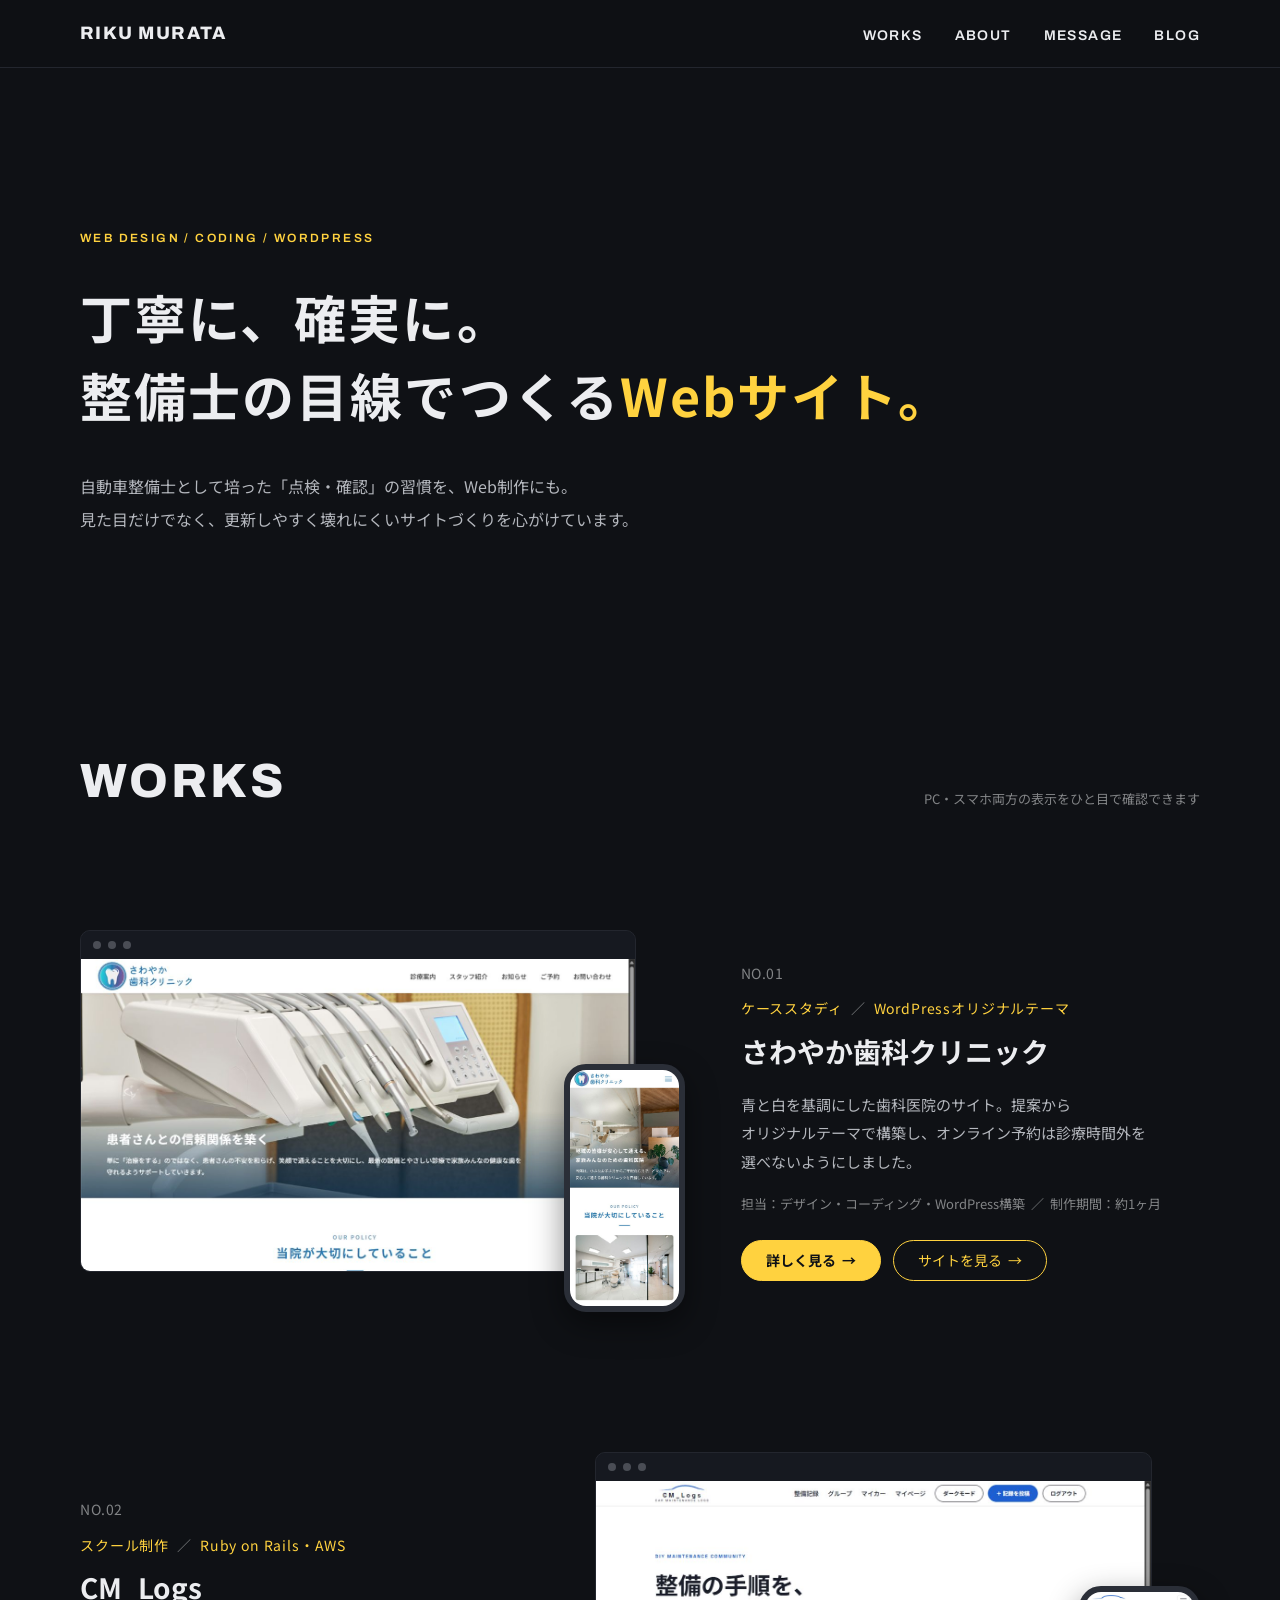
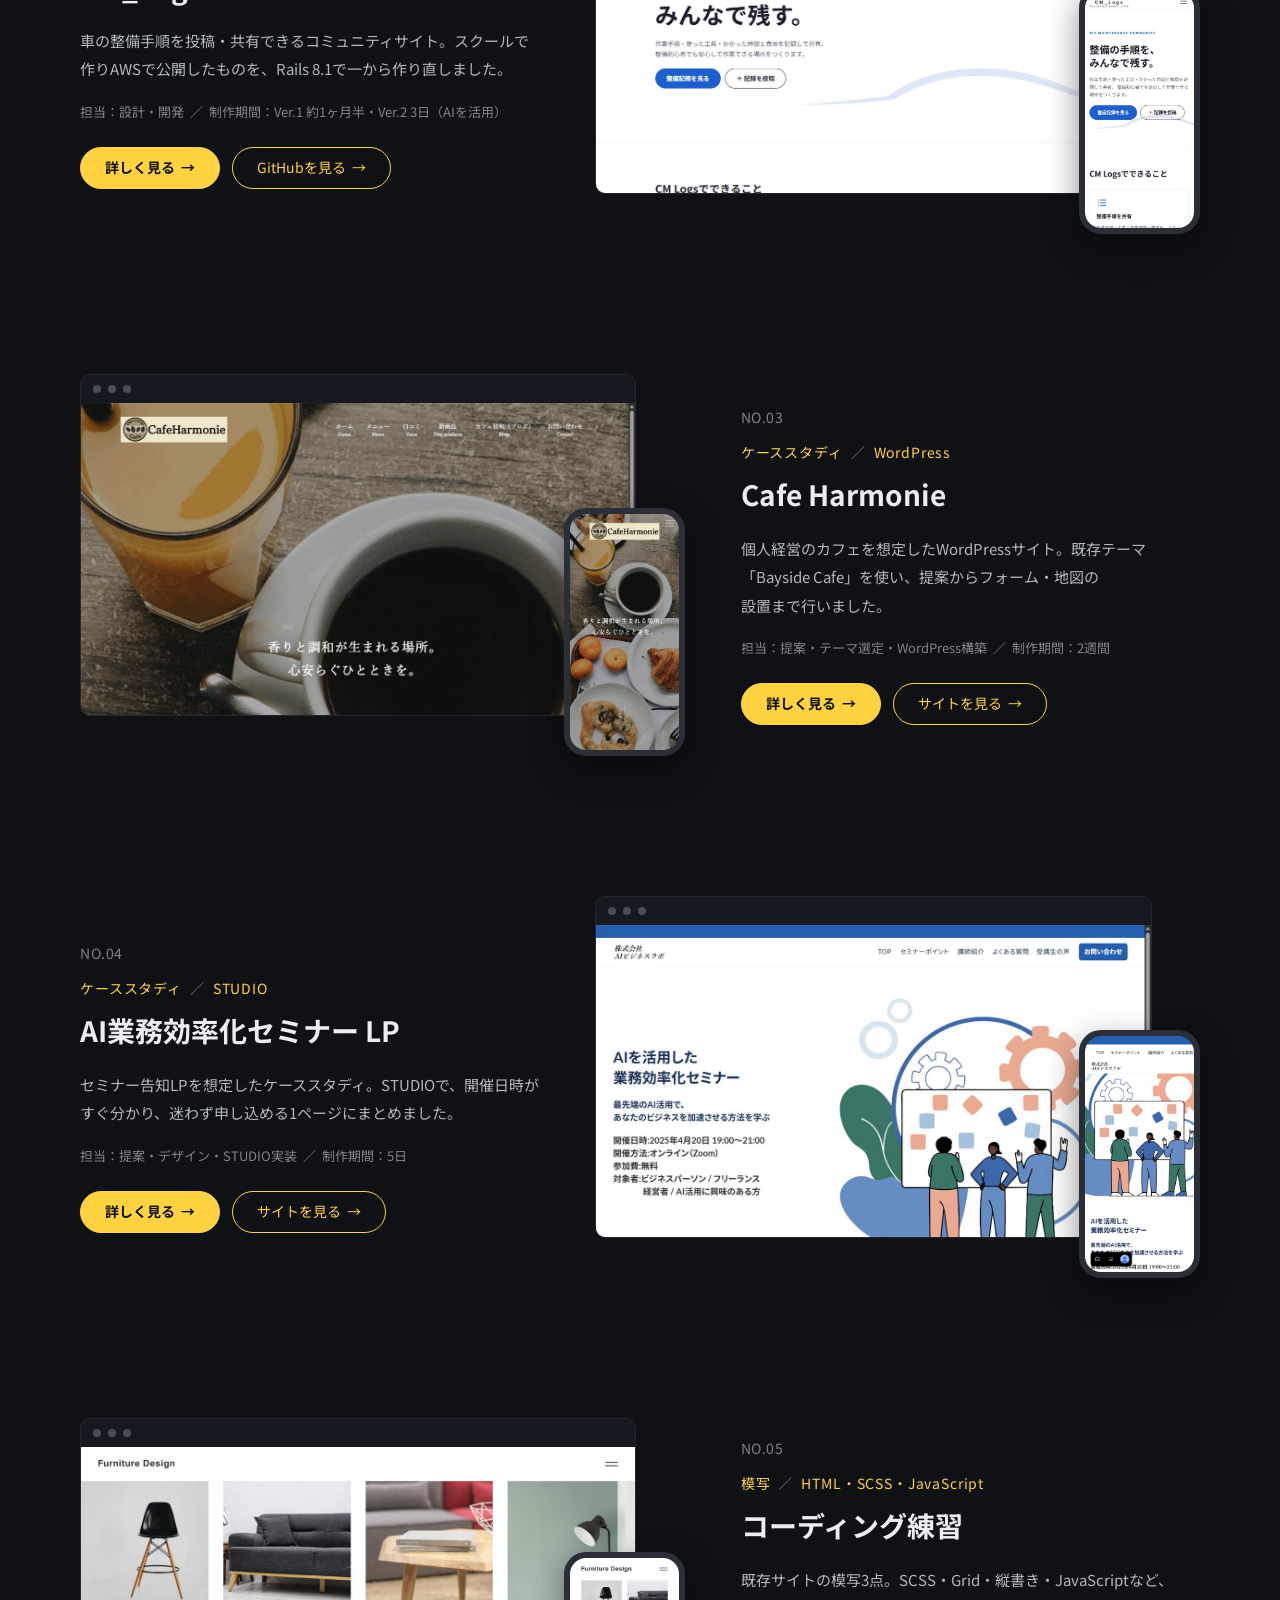
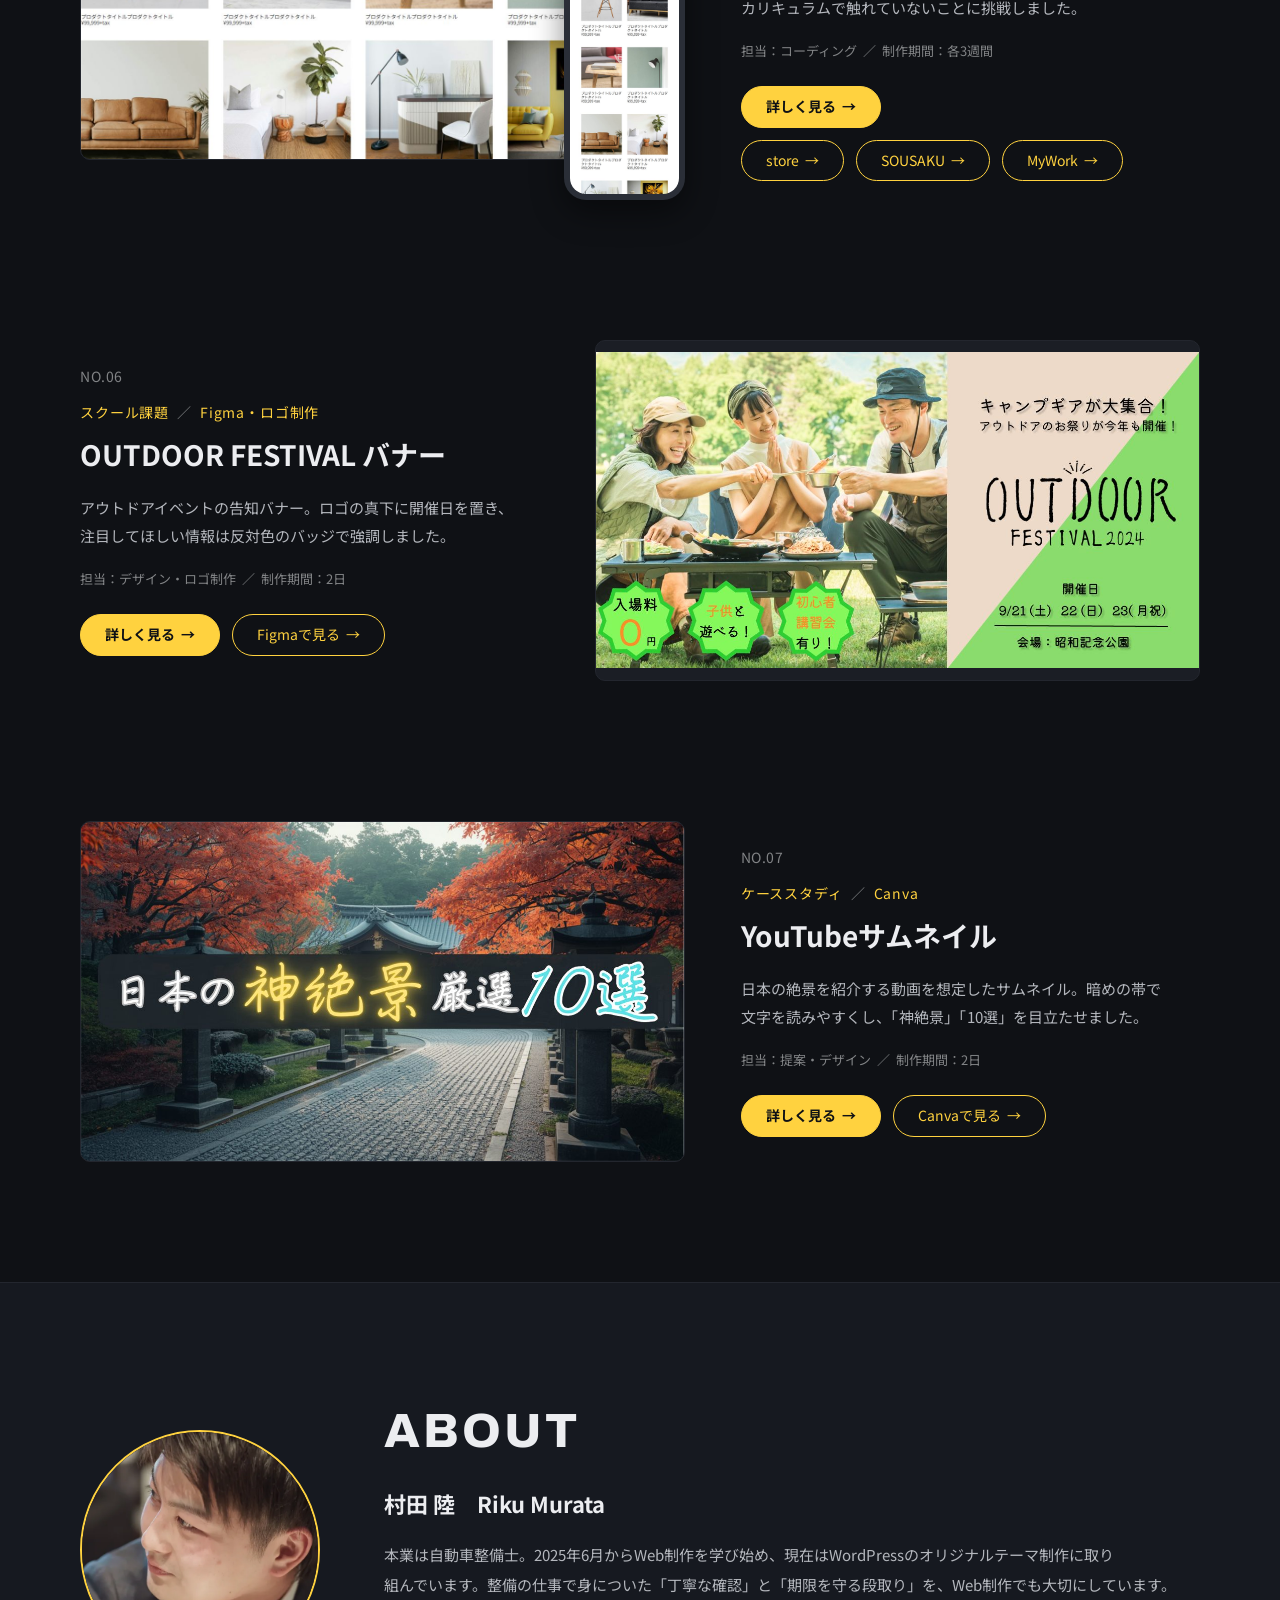
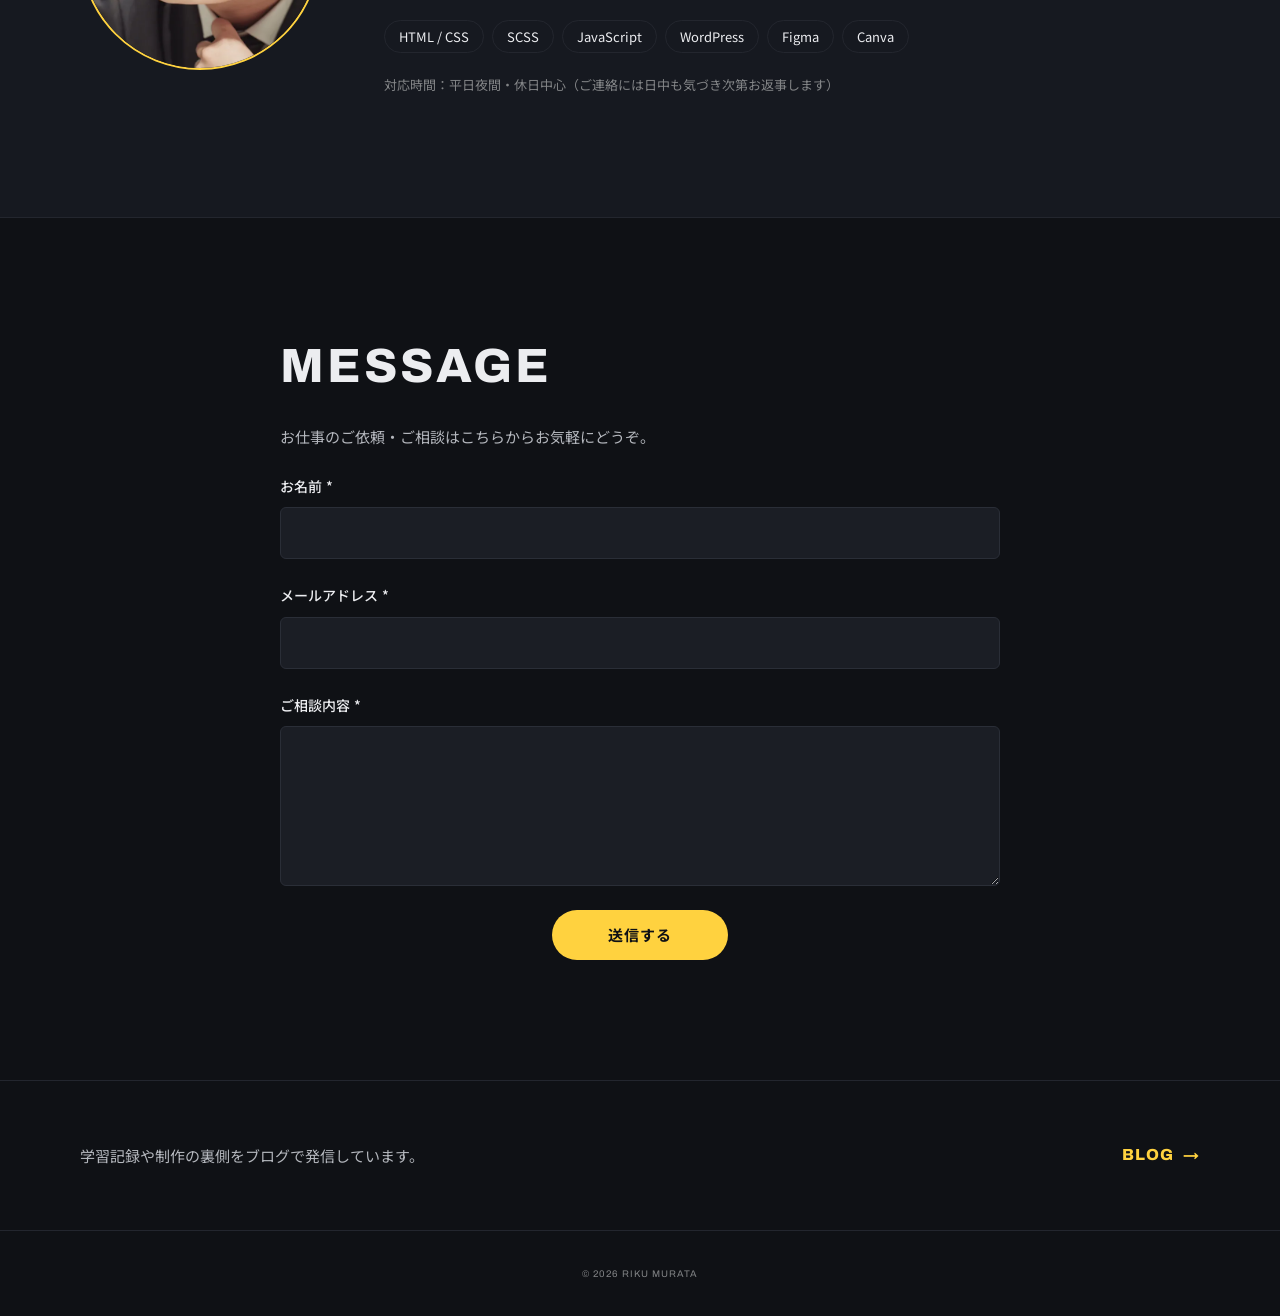
<file: index.html>
<!DOCTYPE html>
<html lang="ja">

  <head>
    <meta charset="UTF-8">
    <meta name="viewport" content="width=device-width, initial-scale=1.0">
    <title>RIKU MURATA | Web制作ポートフォリオ</title>
    <meta name="description" content="自動車整備士・村田陸のWeb制作ポートフォリオ。デザイン・コーディング・WordPress構築。">
    <link rel="preconnect" href="https://fonts.googleapis.com">
    <link rel="preconnect" href="https://fonts.gstatic.com" crossorigin>
    <link href="https://fonts.googleapis.com/css2?family=Archivo:wght@600;800&family=Noto+Sans+JP:wght@400;500;700&display=swap" rel="stylesheet">
    <link rel="stylesheet" href="css/style.css">
    <script src="js/main.js" defer></script>
  </head>

  <body>
    <!-- header -->
    <header class="l-header" id="top">
      <div class="l-header-inner l-container">
        <a class="logo" href="#top">RIKU MURATA</a>

        <!-- nav -->
        <nav class="gnav" id="global-nav" aria-label="メインメニュー">
          <ul class="gnav-list">
            <li><a class="gnav-link" href="#works">WORKS</a></li>
            <li><a class="gnav-link" href="#about">ABOUT</a></li>
            <li><a class="gnav-link" href="#message">MESSAGE</a></li>
            <li><a class="gnav-link gnav-link-accent" href="#blog">BLOG</a></li>
          </ul>
        </nav>

        <!-- ハンバーガーメニュー（SP） -->
        <button class="menu-toggle" type="button" aria-label="メニューを開く" aria-expanded="false" aria-controls="global-nav">
          <span class="menu-toggle-bar"></span>
          <span class="menu-toggle-bar"></span>
          <span class="menu-toggle-bar"></span>
        </button>
      </div>
    </header>

    <!-- main -->
    <main>
      <!-- hero -->
      <section class="hero">
        <div class="l-container">
          <p class="hero-label">WEB DESIGN / CODING / WORDPRESS</p>
          <h1 class="hero-title">
            丁寧に、確実に。<br>
            整備士の目線でつくる<span class="hero-title-accent">Webサイト。</span>
          </h1>
          <p class="hero-lead">自動車整備士として培った「点検・確認」の習慣を、Web制作にも。<br class="is-pc-only">見た目だけでなく、更新しやすく壊れにくいサイトづくりを心がけています。</p>
        </div>
      </section>

      <!-- works -->
      <section class="l-section works" id="works">
        <div class="l-container">
          <div class="section-head">
            <h2 class="section-title">WORKS</h2>
            <p class="section-head-note">PC・スマホ両方の表示をひと目で確認できます</p>
          </div>

          <ul class="works-list">
            <!-- NO.01 さわやか歯科クリニック -->
            <li class="works-item">
              <div class="works-visual">
                <div class="mockup">
                  <div class="mockup-pc">
                    <div class="mockup-pc-bar" aria-hidden="true"><span></span><span></span><span></span></div>
                    <img src="img/works/dental-pc.jpg" alt="さわやか歯科クリニックのPC表示" width="1440" height="810" loading="lazy">
                  </div>
                  <div class="mockup-sp">
                    <img src="img/works/dental-sp.jpg" alt="さわやか歯科クリニックのスマホ表示" width="390" height="844" loading="lazy">
                  </div>
                </div>
              </div>
              <div class="works-body">
                <p class="works-num">NO.01</p>
                <p class="works-category">ケーススタディ<span>／</span>WordPressオリジナルテーマ</p>
                <h3 class="works-title">さわやか歯科クリニック</h3>
                <p class="works-text">青と白を基調にした歯科医院のサイト。提案からオリジナルテーマで構築し、オンライン予約は診療時間外を選べないようにしました。</p>
                <p class="works-meta">担当：デザイン・コーディング・WordPress構築<span>／</span>制作期間：約1ヶ月</p>
                <div class="works-links">
                  <a class="btn btn-fill" href="works-dental.html">詳しく見る</a>
                  <a class="btn" href="https://atptdtmj0902.xsrv.jp/sawayakadentalclinic/" target="_blank" rel="noopener">サイトを見る</a>
                </div>
              </div>
            </li>

            <!-- NO.02 CM_Logs -->
            <li class="works-item">
              <div class="works-visual">
                <div class="mockup">
                  <div class="mockup-pc">
                    <div class="mockup-pc-bar" aria-hidden="true"><span></span><span></span><span></span></div>
                    <img src="img/works/cmlogs-pc.jpg" alt="CM_LogsのPC表示" width="1440" height="810" loading="lazy">
                  </div>
                  <div class="mockup-sp">
                    <img src="img/works/cmlogs-sp.jpg" alt="CM_Logsのスマホ表示" width="390" height="844" loading="lazy">
                  </div>
                </div>
              </div>
              <div class="works-body">
                <p class="works-num">NO.02</p>
                <p class="works-category">スクール制作<span>／</span>Ruby on Rails・AWS</p>
                <h3 class="works-title">CM_Logs</h3>
                <p class="works-text">車の整備手順を投稿・共有できるコミュニティサイト。スクールで作りAWSで公開したものを、Rails 8.1で一から作り直しました。</p>
                <p class="works-meta">担当：設計・開発<span>／</span>制作期間：Ver.1 約1ヶ月半・Ver.2 3日（AIを活用）</p>
                <div class="works-links">
                  <a class="btn btn-fill" href="works-cmlogs.html">詳しく見る</a>
                  <a class="btn" href="https://github.com/Murata397/cm_logs_v2" target="_blank" rel="noopener">GitHubを見る</a>
                </div>
              </div>
            </li>

            <!-- NO.03 Cafe Harmonie -->
            <li class="works-item">
              <div class="works-visual">
                <div class="mockup">
                  <div class="mockup-pc">
                    <div class="mockup-pc-bar" aria-hidden="true"><span></span><span></span><span></span></div>
                    <img src="img/works/cafe-pc.jpg" alt="Cafe HarmonieのPC表示" width="1440" height="810" loading="lazy">
                  </div>
                  <div class="mockup-sp">
                    <img src="img/works/cafe-sp.jpg" alt="Cafe Harmonieのスマホ表示" width="390" height="844" loading="lazy">
                  </div>
                </div>
              </div>
              <div class="works-body">
                <p class="works-num">NO.03</p>
                <p class="works-category">ケーススタディ<span>／</span>WordPress</p>
                <h3 class="works-title">Cafe Harmonie</h3>
                <p class="works-text">個人経営のカフェを想定したWordPressサイト。既存テーマ「Bayside Cafe」を使い、提案からフォーム・地図の設置まで行いました。</p>
                <p class="works-meta">担当：提案・テーマ選定・WordPress構築<span>／</span>制作期間：2週間</p>
                <div class="works-links">
                  <a class="btn btn-fill" href="works-cafe.html">詳しく見る</a>
                  <a class="btn" href="https://atptdtmj0902.xsrv.jp/CafeHarmonie/" target="_blank" rel="noopener">サイトを見る</a>
                </div>
              </div>
            </li>

            <!-- NO.04 STUDIOケーススタディ -->
            <li class="works-item">
              <div class="works-visual">
                <div class="mockup">
                  <div class="mockup-pc">
                    <div class="mockup-pc-bar" aria-hidden="true"><span></span><span></span><span></span></div>
                    <img src="img/works/studio-pc.jpg" alt="AI業務効率化セミナーLPのPC表示" width="1200" height="1172" loading="lazy">
                  </div>
                  <div class="mockup-sp">
                    <img src="img/works/studio-sp.jpg" alt="AI業務効率化セミナーLPのスマホ表示" width="600" height="1298" loading="lazy">
                  </div>
                </div>
              </div>
              <div class="works-body">
                <p class="works-num">NO.04</p>
                <p class="works-category">ケーススタディ<span>／</span>STUDIO</p>
                <h3 class="works-title">AI業務効率化セミナー LP</h3>
                <p class="works-text">セミナー告知LPを想定したケーススタディ。STUDIOで、開催日時がすぐ分かり、迷わず申し込める1ページにまとめました。</p>
                <p class="works-meta">担当：提案・デザイン・STUDIO実装<span>／</span>制作期間：5日</p>
                <div class="works-links">
                  <a class="btn btn-fill" href="works-studio.html">詳しく見る</a>
                  <a class="btn" href="https://blue511433.studio.site/" target="_blank" rel="noopener">サイトを見る</a>
                </div>
              </div>
            </li>

            <!-- NO.05 コーディング練習 -->
            <li class="works-item">
              <div class="works-visual">
                <div class="mockup">
                  <div class="mockup-pc">
                    <div class="mockup-pc-bar" aria-hidden="true"><span></span><span></span><span></span></div>
                    <img src="img/works/store-pc.jpg" alt="コーディング練習（store）のPC表示" width="1440" height="810" loading="lazy">
                  </div>
                  <div class="mockup-sp">
                    <img src="img/works/store-sp.jpg" alt="コーディング練習（store）のスマホ表示" width="390" height="844" loading="lazy">
                  </div>
                </div>
              </div>
              <div class="works-body">
                <p class="works-num">NO.05</p>
                <p class="works-category">模写<span>／</span>HTML・SCSS・JavaScript</p>
                <h3 class="works-title">コーディング練習</h3>
                <p class="works-text">既存サイトの模写3点。SCSS・Grid・縦書き・JavaScriptなど、カリキュラムで触れていないことに挑戦しました。</p>
                <p class="works-meta">担当：コーディング<span>／</span>制作期間：各3週間</p>
                <div class="works-links">
                  <a class="btn btn-fill" href="works-coding.html">詳しく見る</a>
                </div>
                <!-- 3サイトへのリンクは2段目に -->
                <div class="works-links works-links-sub">
                  <a class="btn" href="https://murata397.github.io/Codejump/store/" target="_blank" rel="noopener">store</a>
                  <a class="btn" href="https://murata397.github.io/Codejump/Creation/" target="_blank" rel="noopener">SOUSAKU</a>
                  <a class="btn" href="https://murata397.github.io/Codejump/MyWork/" target="_blank" rel="noopener">MyWork</a>
                </div>
              </div>
            </li>

            <!-- NO.06 OUTDOOR FESTIVAL バナー -->
            <li class="works-item">
              <div class="works-visual">
                <div class="works-image">
                  <img src="img/works/banner.jpg" alt="OUTDOOR FESTIVAL 2024 告知バナー" width="1200" height="628" loading="lazy">
                </div>
              </div>
              <div class="works-body">
                <p class="works-num">NO.06</p>
                <p class="works-category">スクール課題<span>／</span>Figma・ロゴ制作</p>
                <h3 class="works-title">OUTDOOR FESTIVAL バナー</h3>
                <p class="works-text">アウトドアイベントの告知バナー。ロゴの真下に開催日を置き、注目してほしい情報は反対色のバッジで強調しました。</p>
                <p class="works-meta">担当：デザイン・ロゴ制作<span>／</span>制作期間：2日</p>
                <div class="works-links">
                  <a class="btn btn-fill" href="works-banner.html">詳しく見る</a>
                  <a class="btn" href="https://www.figma.com/design/22U302Q8gfZxdEZKX73R5v" target="_blank" rel="noopener">Figmaで見る</a>
                </div>
              </div>
            </li>

            <!-- NO.07 YouTubeサムネイル -->
            <li class="works-item">
              <div class="works-visual">
                <div class="works-image">
                  <img src="img/works/thumbnail.jpg" alt="YouTubeサムネイル「日本の神絶景 厳選10選」" width="1280" height="720" loading="lazy">
                </div>
              </div>
              <div class="works-body">
                <p class="works-num">NO.07</p>
                <p class="works-category">ケーススタディ<span>／</span>Canva</p>
                <h3 class="works-title">YouTubeサムネイル</h3>
                <p class="works-text">日本の絶景を紹介する動画を想定したサムネイル。暗めの帯で文字を読みやすくし、「神絶景」「10選」を目立たせました。</p>
                <p class="works-meta">担当：提案・デザイン<span>／</span>制作期間：2日</p>
                <div class="works-links">
                  <a class="btn btn-fill" href="works-thumbnail.html">詳しく見る</a>
                  <a class="btn" href="https://canva.link/wtd3slhlqmqkh0d" target="_blank" rel="noopener">Canvaで見る</a>
                </div>
              </div>
            </li>
          </ul>
        </div>
      </section>

      <!-- about -->
      <section class="l-section about" id="about">
        <div class="l-container about-inner">
          <!-- webp対応ブラウザは軽いwebp、それ以外はjpgを表示 -->
          <div class="about-photo">
            <picture>
              <source srcset="img/profile.webp" type="image/webp">
              <img src="img/profile.jpg" alt="村田 陸" width="240" height="240">
            </picture>
          </div>

          <div class="about-body">
            <h2 class="section-title">ABOUT</h2>
            <p class="about-name">村田 陸<span>Riku Murata</span></p>
            <p class="about-text">本業は自動車整備士。2025年6月からWeb制作を学び始め、現在はWordPressのオリジナルテーマ制作に取り組んでいます。整備の仕事で身についた「丁寧な確認」と「期限を守る段取り」を、Web制作でも大切にしています。</p>
            <ul class="about-skills">
              <li>HTML / CSS</li>
              <li>SCSS</li>
              <li>JavaScript</li>
              <li>WordPress</li>
              <li>Figma</li>
              <li>Canva</li>
            </ul>
            <p class="about-note">対応時間：平日夜間・休日中心（ご連絡には日中も気づき次第お返事します）</p>
          </div>
        </div>
      </section>

      <!-- message -->
      <section class="l-section message" id="message">
        <div class="l-container">
          <div class="message-inner">
            <h2 class="section-title">MESSAGE</h2>
            <p class="message-lead">お仕事のご依頼・ご相談はこちらからお気軽にどうぞ。</p>

            <!-- 送信の仕組みはWordPress化のときに Contact Form 7 で作る -->
            <form class="message-form" action="#" method="post">
              <div class="message-field">
                <label class="message-label" for="message-name">お名前<span aria-hidden="true">*</span></label>
                <input class="message-input" type="text" id="message-name" name="name" autocomplete="name" required>
              </div>
              <div class="message-field">
                <label class="message-label" for="message-email">メールアドレス<span aria-hidden="true">*</span></label>
                <input class="message-input" type="email" id="message-email" name="email" autocomplete="email" required>
              </div>
              <div class="message-field">
                <label class="message-label" for="message-body">ご相談内容<span aria-hidden="true">*</span></label>
                <textarea class="message-input message-textarea" id="message-body" name="message" required></textarea>
              </div>
              <button class="message-submit" type="submit">送信する</button>
            </form>
          </div>
        </div>
      </section>

      <!-- blog -->
      <section class="blog-guide" id="blog">
        <div class="l-container blog-guide-inner">
          <p class="blog-guide-text">学習記録や制作の裏側をブログで発信しています。</p>
          <!-- ブログのURLが決まったら href を差し替える -->
          <a class="blog-guide-link" href="#">BLOG</a>
        </div>
      </section>
    </main>

    <!-- footer -->
    <footer class="l-footer">
      <p class="l-footer-copy"><small>&copy; 2026 RIKU MURATA</small></p>
    </footer>
  </body>

</html>
</file>
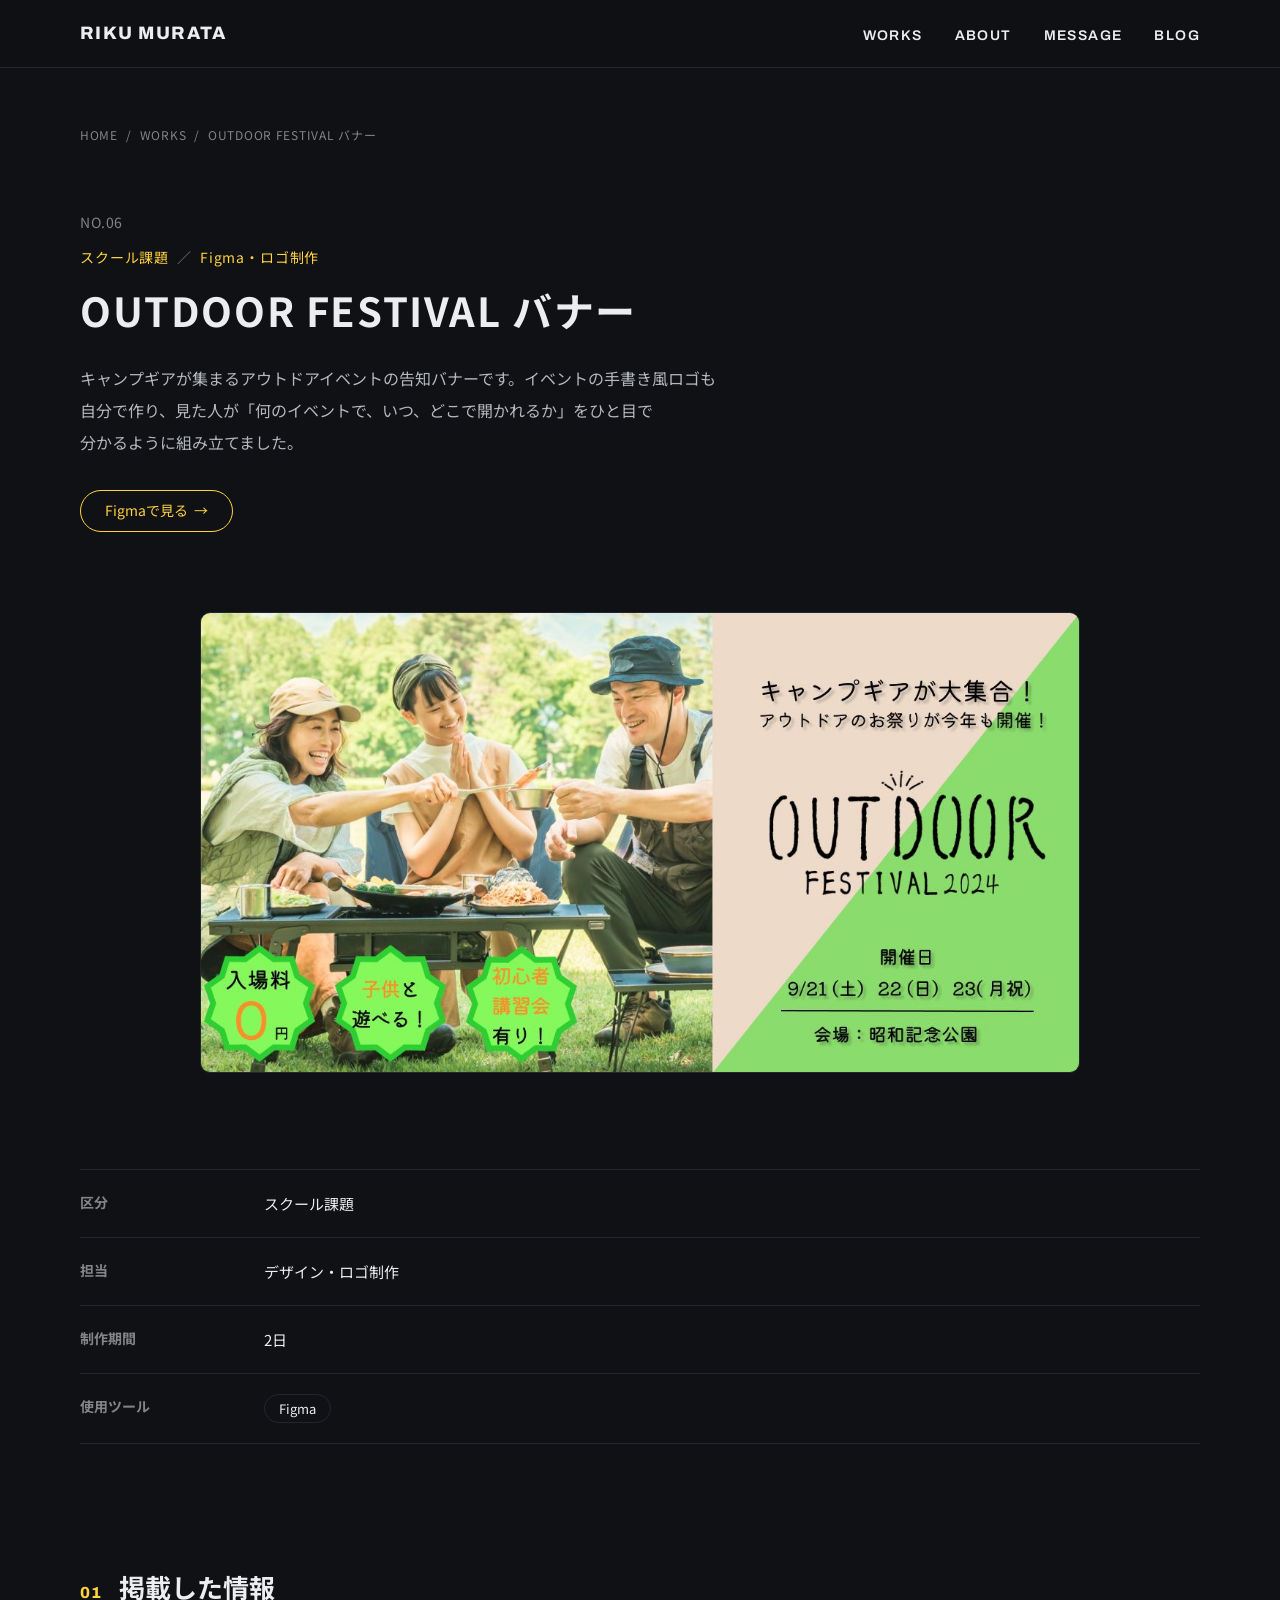
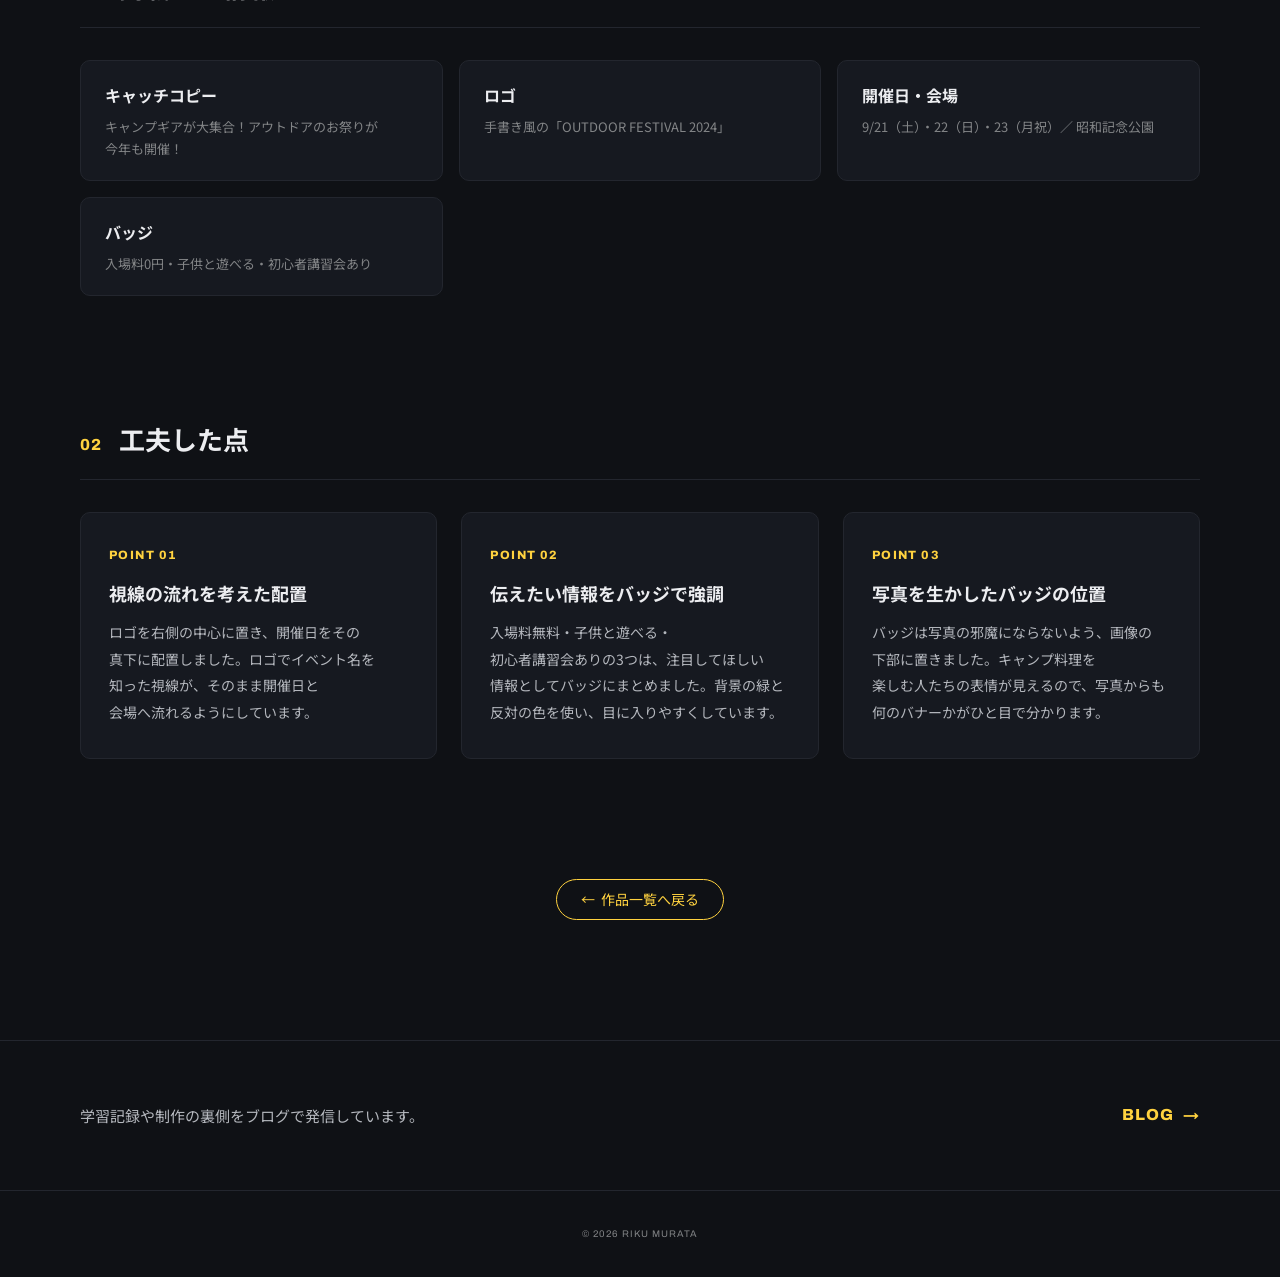
<file: works-banner.html>
<!DOCTYPE html>
<html lang="ja">

  <head>
    <meta charset="UTF-8">
    <meta name="viewport" content="width=device-width, initial-scale=1.0">
    <title>OUTDOOR FESTIVAL バナー | RIKU MURATA</title>
    <meta name="description" content="アウトドアイベントの告知バナー。手書き風のロゴも制作し、視線の流れと情報の強弱を考えて組み立てたスクール課題。">
    <link rel="preconnect" href="https://fonts.googleapis.com">
    <link rel="preconnect" href="https://fonts.gstatic.com" crossorigin>
    <link href="https://fonts.googleapis.com/css2?family=Archivo:wght@600;800&family=Noto+Sans+JP:wght@400;500;700&display=swap" rel="stylesheet">
    <link rel="stylesheet" href="css/style.css">
    <script src="js/main.js" defer></script>
  </head>

  <body>
    <!-- header -->
    <header class="l-header" id="top">
      <div class="l-header-inner l-container">
        <a class="logo" href="index.html">RIKU MURATA</a>

        <!-- nav -->
        <nav class="gnav" id="global-nav" aria-label="メインメニュー">
          <ul class="gnav-list">
            <li><a class="gnav-link" href="index.html#works">WORKS</a></li>
            <li><a class="gnav-link" href="index.html#about">ABOUT</a></li>
            <li><a class="gnav-link" href="index.html#message">MESSAGE</a></li>
            <li><a class="gnav-link gnav-link-accent" href="#blog">BLOG</a></li>
          </ul>
        </nav>

        <!-- ハンバーガーメニュー（SP） -->
        <button class="menu-toggle" type="button" aria-label="メニューを開く" aria-expanded="false" aria-controls="global-nav">
          <span class="menu-toggle-bar"></span>
          <span class="menu-toggle-bar"></span>
          <span class="menu-toggle-bar"></span>
        </button>
      </div>
    </header>

    <!-- main -->
    <main>
      <article class="work-detail">
        <div class="l-container">
          <!-- パンくずリスト -->
          <nav class="work-detail-crumb" aria-label="パンくずリスト">
            <ol>
              <li><a href="index.html">HOME</a></li>
              <li><a href="index.html#works">WORKS</a></li>
              <li aria-current="page">OUTDOOR FESTIVAL バナー</li>
            </ol>
          </nav>

          <!-- タイトルまわり -->
          <div class="work-detail-head">
            <p class="work-detail-num">NO.06</p>
            <p class="work-detail-category">スクール課題<span>／</span>Figma・ロゴ制作</p>
            <h1 class="work-detail-title">OUTDOOR FESTIVAL バナー</h1>
            <p class="work-detail-lead">キャンプギアが集まるアウトドアイベントの告知バナーです。イベントの手書き風ロゴも自分で作り、見た人が「何のイベントで、いつ、どこで開かれるか」をひと目で分かるように組み立てました。</p>
            <div class="work-detail-links">
              <a class="btn" href="https://www.figma.com/design/22U302Q8gfZxdEZKX73R5v" target="_blank" rel="noopener">Figmaで見る</a>
            </div>
          </div>

          <!-- 作品画像 -->
          <div class="work-detail-visual">
            <div class="work-detail-image">
              <img src="img/works/banner.jpg" alt="OUTDOOR FESTIVAL 2024 告知バナー。キャンプ料理を楽しむ3人の写真と、手書き風のロゴ、開催日、会場、3つのバッジ" width="1200" height="628">
            </div>
          </div>

          <!-- 作品情報 -->
          <dl class="work-detail-meta">
            <div>
              <dt>区分</dt>
              <dd>スクール課題</dd>
            </div>
            <div>
              <dt>担当</dt>
              <dd>デザイン・ロゴ制作</dd>
            </div>
            <div>
              <dt>制作期間</dt>
              <dd>2日</dd>
            </div>
            <div>
              <dt>使用ツール</dt>
              <dd>
                <ul class="work-detail-skills">
                  <li>Figma</li>
                </ul>
              </dd>
            </div>
          </dl>

          <!-- 01 掲載した情報 -->
          <section class="work-detail-section">
            <h2 class="work-detail-heading"><span>01</span>掲載した情報</h2>
            <ul class="work-detail-pages">
              <li>
                <strong>キャッチコピー</strong>
                <span>キャンプギアが大集合！アウトドアのお祭りが今年も開催！</span>
              </li>
              <li>
                <strong>ロゴ</strong>
                <span>手書き風の「OUTDOOR FESTIVAL 2024」</span>
              </li>
              <li>
                <strong>開催日・会場</strong>
                <span>9/21（土）・22（日）・23（月祝）／ 昭和記念公園</span>
              </li>
              <li>
                <strong>バッジ</strong>
                <span>入場料0円・子供と遊べる・初心者講習会あり</span>
              </li>
            </ul>
          </section>

          <!-- 02 工夫した点 -->
          <section class="work-detail-section">
            <h2 class="work-detail-heading"><span>02</span>工夫した点</h2>
            <ul class="work-detail-points">
              <li class="work-detail-point">
                <p class="work-detail-point-num">POINT 01</p>
                <h3 class="work-detail-point-title">視線の流れを考えた配置</h3>
                <p class="work-detail-point-text">ロゴを右側の中心に置き、開催日をその真下に配置しました。ロゴでイベント名を知った視線が、そのまま開催日と会場へ流れるようにしています。</p>
              </li>
              <li class="work-detail-point">
                <p class="work-detail-point-num">POINT 02</p>
                <h3 class="work-detail-point-title">伝えたい情報をバッジで強調</h3>
                <p class="work-detail-point-text">入場料無料・子供と遊べる・初心者講習会ありの3つは、注目してほしい情報としてバッジにまとめました。背景の緑と反対の色を使い、目に入りやすくしています。</p>
              </li>
              <li class="work-detail-point">
                <p class="work-detail-point-num">POINT 03</p>
                <h3 class="work-detail-point-title">写真を生かしたバッジの位置</h3>
                <p class="work-detail-point-text">バッジは写真の邪魔にならないよう、画像の下部に置きました。キャンプ料理を楽しむ人たちの表情が見えるので、写真からも何のバナーかがひと目で分かります。</p>
              </li>
            </ul>
          </section>

          <!-- 一覧へ戻る -->
          <div class="work-detail-back">
            <a class="btn btn-back" href="index.html#works">作品一覧へ戻る</a>
          </div>
        </div>
      </article>

      <!-- blog -->
      <section class="blog-guide" id="blog">
        <div class="l-container blog-guide-inner">
          <p class="blog-guide-text">学習記録や制作の裏側をブログで発信しています。</p>
          <!-- ブログのURLが決まったら href を差し替える -->
          <a class="blog-guide-link" href="#">BLOG</a>
        </div>
      </section>
    </main>

    <!-- footer -->
    <footer class="l-footer">
      <p class="l-footer-copy"><small>&copy; 2026 RIKU MURATA</small></p>
    </footer>
  </body>

</html>
</file>
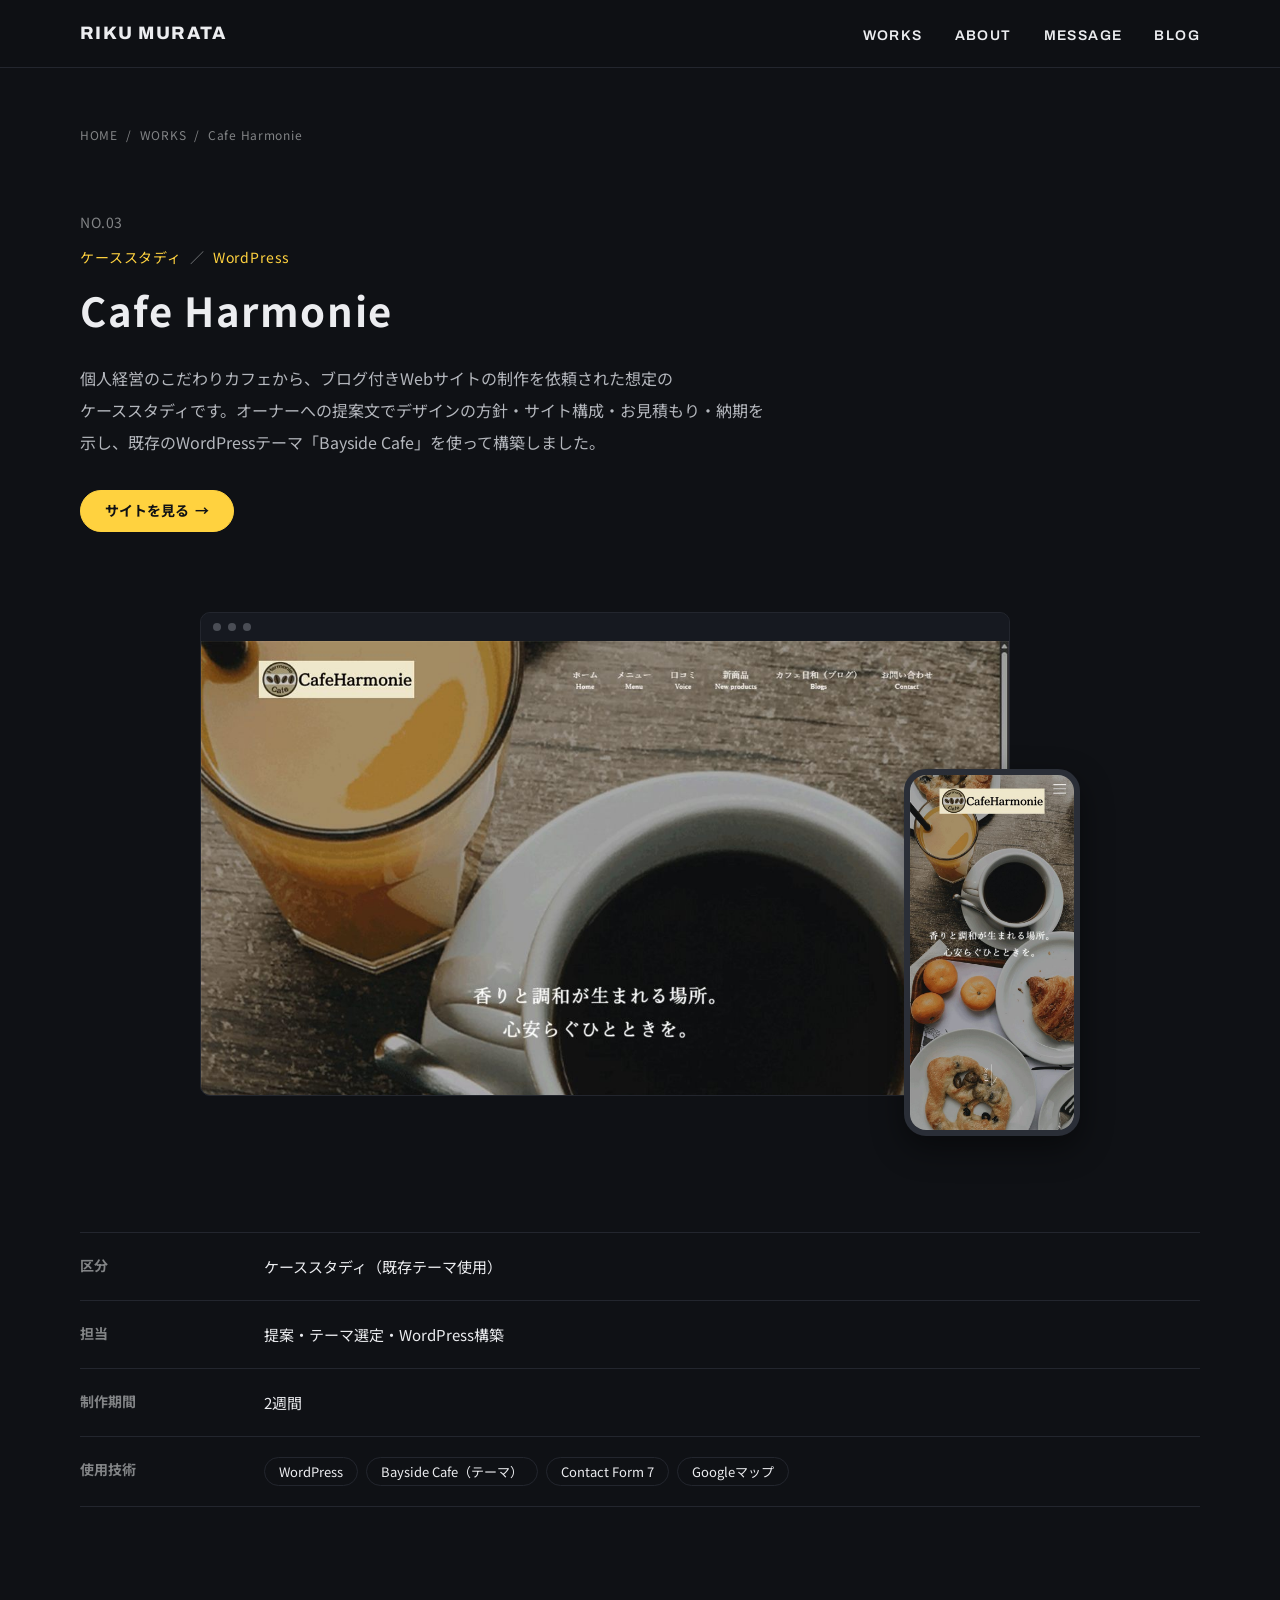
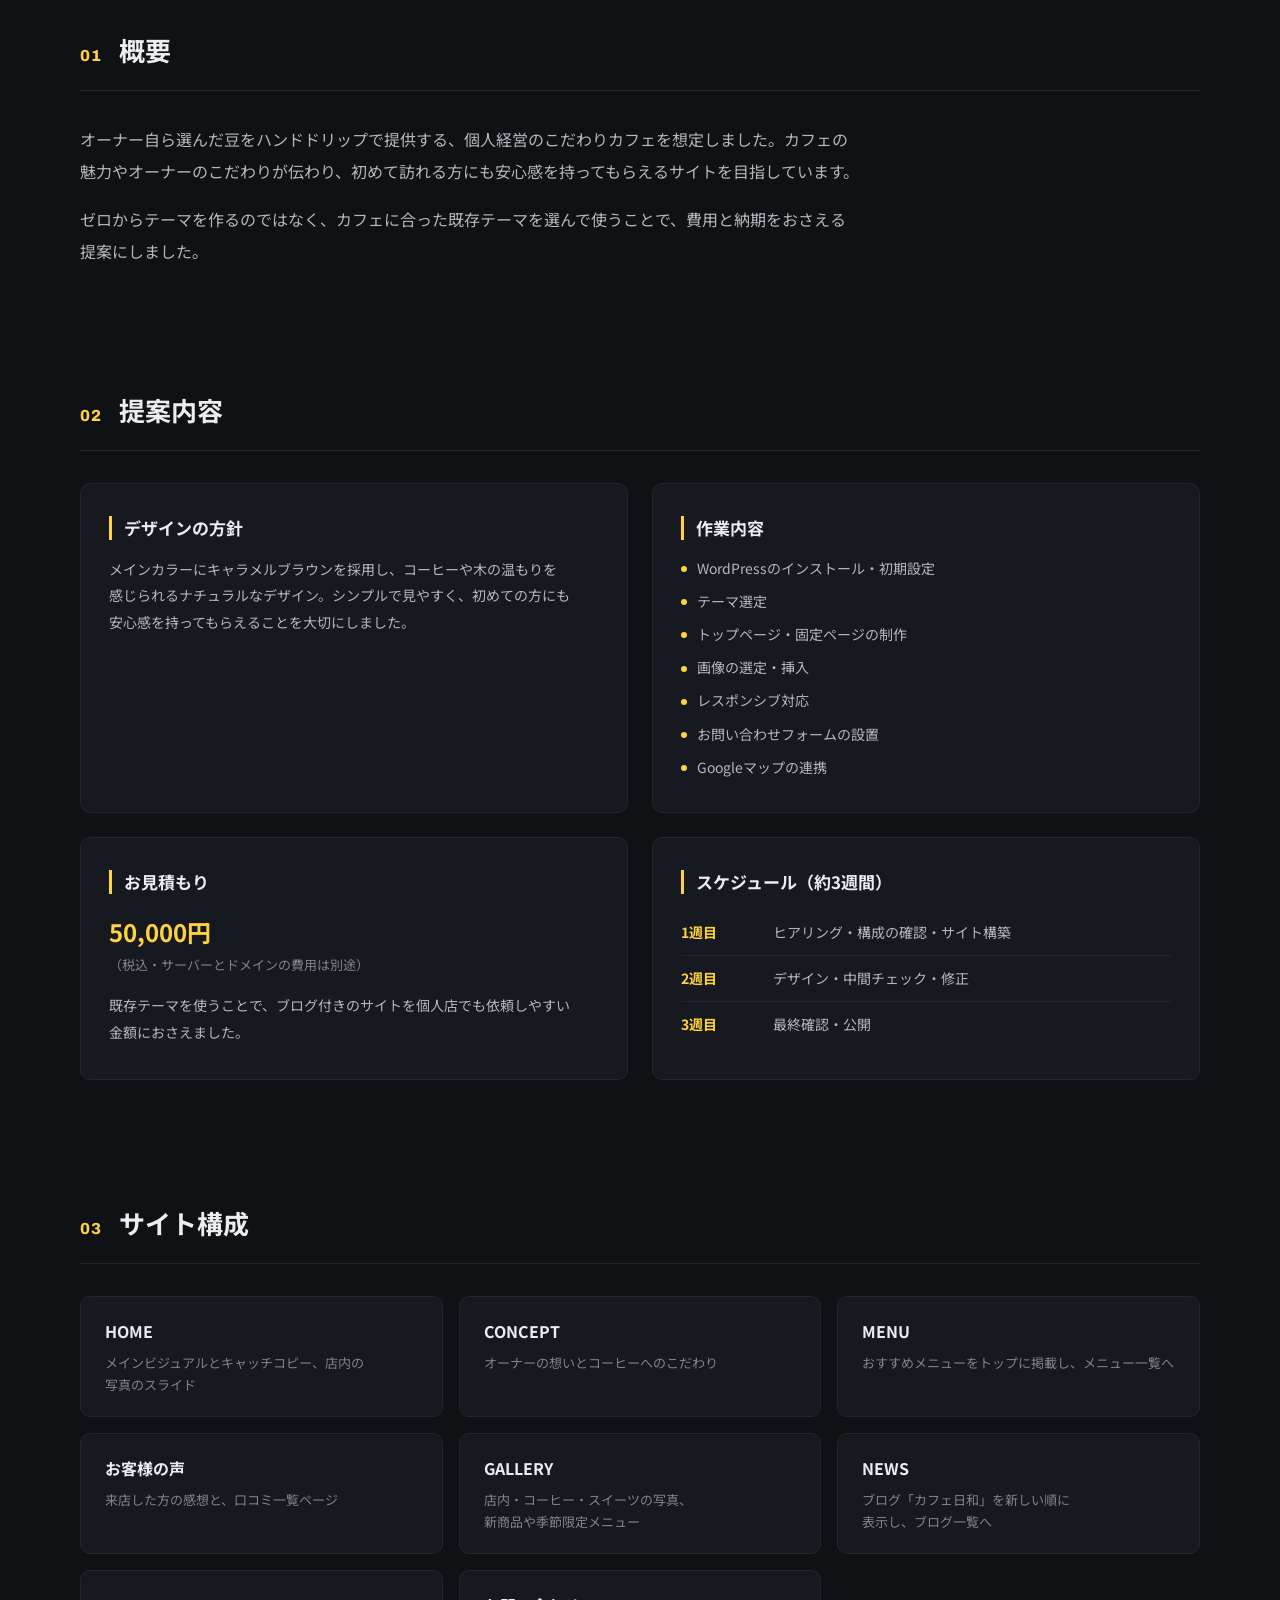
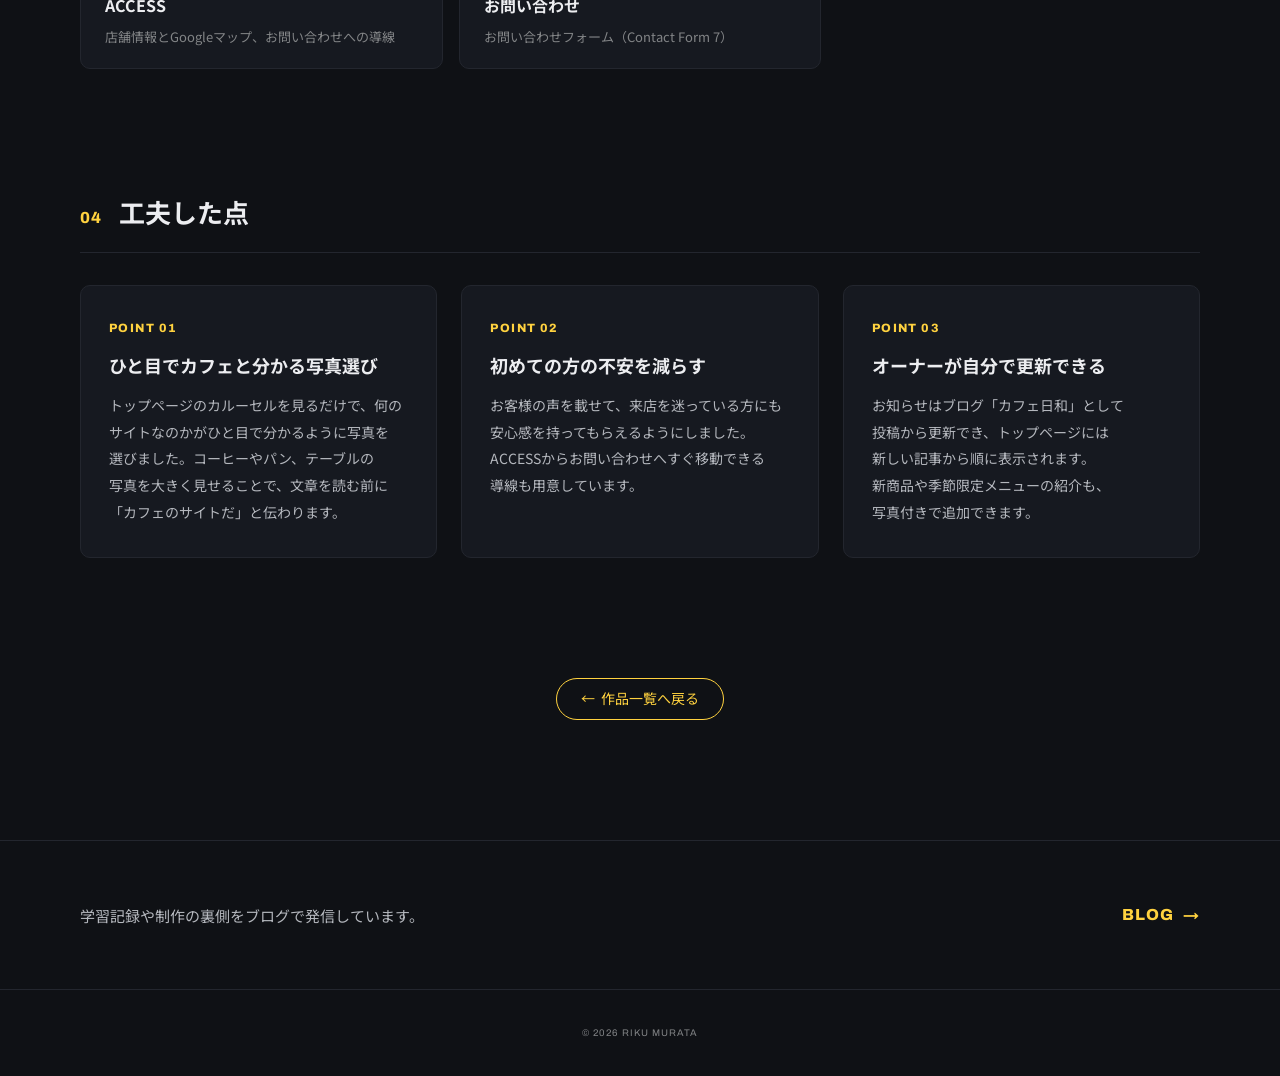
<file: works-cafe.html>
<!DOCTYPE html>
<html lang="ja">

  <head>
    <meta charset="UTF-8">
    <meta name="viewport" content="width=device-width, initial-scale=1.0">
    <title>Cafe Harmonie | RIKU MURATA</title>
    <meta name="description" content="個人経営カフェのブログ付きWebサイトを想定し、提案から既存テーマ「Bayside Cafe」でのWordPress構築まで行ったケーススタディ。">
    <link rel="preconnect" href="https://fonts.googleapis.com">
    <link rel="preconnect" href="https://fonts.gstatic.com" crossorigin>
    <link href="https://fonts.googleapis.com/css2?family=Archivo:wght@600;800&family=Noto+Sans+JP:wght@400;500;700&display=swap" rel="stylesheet">
    <link rel="stylesheet" href="css/style.css">
    <script src="js/main.js" defer></script>
  </head>

  <body>
    <!-- header -->
    <header class="l-header" id="top">
      <div class="l-header-inner l-container">
        <a class="logo" href="index.html">RIKU MURATA</a>

        <!-- nav -->
        <nav class="gnav" id="global-nav" aria-label="メインメニュー">
          <ul class="gnav-list">
            <li><a class="gnav-link" href="index.html#works">WORKS</a></li>
            <li><a class="gnav-link" href="index.html#about">ABOUT</a></li>
            <li><a class="gnav-link" href="index.html#message">MESSAGE</a></li>
            <li><a class="gnav-link gnav-link-accent" href="#blog">BLOG</a></li>
          </ul>
        </nav>

        <!-- ハンバーガーメニュー（SP） -->
        <button class="menu-toggle" type="button" aria-label="メニューを開く" aria-expanded="false" aria-controls="global-nav">
          <span class="menu-toggle-bar"></span>
          <span class="menu-toggle-bar"></span>
          <span class="menu-toggle-bar"></span>
        </button>
      </div>
    </header>

    <!-- main -->
    <main>
      <article class="work-detail">
        <div class="l-container">
          <!-- パンくずリスト -->
          <nav class="work-detail-crumb" aria-label="パンくずリスト">
            <ol>
              <li><a href="index.html">HOME</a></li>
              <li><a href="index.html#works">WORKS</a></li>
              <li aria-current="page">Cafe Harmonie</li>
            </ol>
          </nav>

          <!-- タイトルまわり -->
          <div class="work-detail-head">
            <p class="work-detail-num">NO.03</p>
            <p class="work-detail-category">ケーススタディ<span>／</span>WordPress</p>
            <h1 class="work-detail-title">Cafe Harmonie</h1>
            <p class="work-detail-lead">個人経営のこだわりカフェから、ブログ付きWebサイトの制作を依頼された想定のケーススタディです。オーナーへの提案文でデザインの方針・サイト構成・お見積もり・納期を示し、既存のWordPressテーマ「Bayside Cafe」を使って構築しました。</p>
            <div class="work-detail-links">
              <a class="btn btn-fill" href="https://atptdtmj0902.xsrv.jp/CafeHarmonie/" target="_blank" rel="noopener">サイトを見る</a>
            </div>
          </div>

          <!-- メインの画像 -->
          <div class="work-detail-visual">
            <div class="mockup">
              <div class="mockup-pc">
                <div class="mockup-pc-bar" aria-hidden="true"><span></span><span></span><span></span></div>
                <img src="img/works/cafe-pc.jpg" alt="Cafe HarmonieのPC表示" width="1200" height="1172">
              </div>
              <div class="mockup-sp">
                <img src="img/works/cafe-sp.jpg" alt="Cafe Harmonieのスマホ表示" width="600" height="1298">
              </div>
            </div>
          </div>

          <!-- 作品情報 -->
          <dl class="work-detail-meta">
            <div>
              <dt>区分</dt>
              <dd>ケーススタディ（既存テーマ使用）</dd>
            </div>
            <div>
              <dt>担当</dt>
              <dd>提案・テーマ選定・WordPress構築</dd>
            </div>
            <div>
              <dt>制作期間</dt>
              <dd>2週間</dd>
            </div>
            <div>
              <dt>使用技術</dt>
              <dd>
                <ul class="work-detail-skills">
                  <li>WordPress</li>
                  <li>Bayside Cafe（テーマ）</li>
                  <li>Contact Form 7</li>
                  <li>Googleマップ</li>
                </ul>
              </dd>
            </div>
          </dl>

          <!-- 01 概要 -->
          <section class="work-detail-section">
            <h2 class="work-detail-heading"><span>01</span>概要</h2>
            <div class="work-detail-text">
              <p>オーナー自ら選んだ豆をハンドドリップで提供する、個人経営のこだわりカフェを想定しました。カフェの魅力やオーナーのこだわりが伝わり、初めて訪れる方にも安心感を持ってもらえるサイトを目指しています。</p>
              <p>ゼロからテーマを作るのではなく、カフェに合った既存テーマを選んで使うことで、費用と納期をおさえる提案にしました。</p>
            </div>
          </section>

          <!-- 02 提案内容 -->
          <section class="work-detail-section">
            <h2 class="work-detail-heading"><span>02</span>提案内容</h2>
            <ul class="work-detail-cards">
              <li class="work-detail-card">
                <h3 class="work-detail-card-title">デザインの方針</h3>
                <p class="work-detail-card-text">メインカラーにキャラメルブラウンを採用し、コーヒーや木の温もりを感じられるナチュラルなデザイン。シンプルで見やすく、初めての方にも安心感を持ってもらえることを大切にしました。</p>
              </li>
              <li class="work-detail-card">
                <h3 class="work-detail-card-title">作業内容</h3>
                <ul class="work-detail-card-list">
                  <li>WordPressのインストール・初期設定</li>
                  <li>テーマ選定</li>
                  <li>トップページ・固定ページの制作</li>
                  <li>画像の選定・挿入</li>
                  <li>レスポンシブ対応</li>
                  <li>お問い合わせフォームの設置</li>
                  <li>Googleマップの連携</li>
                </ul>
              </li>
              <li class="work-detail-card">
                <h3 class="work-detail-card-title">お見積もり</h3>
                <p class="work-detail-card-price">50,000円<span>（税込・サーバーとドメインの費用は別途）</span></p>
                <p class="work-detail-card-text">既存テーマを使うことで、ブログ付きのサイトを個人店でも依頼しやすい金額におさえました。</p>
              </li>
              <li class="work-detail-card">
                <h3 class="work-detail-card-title">スケジュール（約3週間）</h3>
                <ol class="work-detail-card-steps">
                  <li><span>1週目</span>ヒアリング・構成の確認・サイト構築</li>
                  <li><span>2週目</span>デザイン・中間チェック・修正</li>
                  <li><span>3週目</span>最終確認・公開</li>
                </ol>
              </li>
            </ul>
          </section>

          <!-- 03 サイト構成 -->
          <section class="work-detail-section">
            <h2 class="work-detail-heading"><span>03</span>サイト構成</h2>
            <ul class="work-detail-pages">
              <li>
                <strong>HOME</strong>
                <span>メインビジュアルとキャッチコピー、店内の写真のスライド</span>
              </li>
              <li>
                <strong>CONCEPT</strong>
                <span>オーナーの想いとコーヒーへのこだわり</span>
              </li>
              <li>
                <strong>MENU</strong>
                <span>おすすめメニューをトップに掲載し、メニュー一覧へ</span>
              </li>
              <li>
                <strong>お客様の声</strong>
                <span>来店した方の感想と、口コミ一覧ページ</span>
              </li>
              <li>
                <strong>GALLERY</strong>
                <span>店内・コーヒー・スイーツの写真、新商品や季節限定メニュー</span>
              </li>
              <li>
                <strong>NEWS</strong>
                <span>ブログ「カフェ日和」を新しい順に表示し、ブログ一覧へ</span>
              </li>
              <li>
                <strong>ACCESS</strong>
                <span>店舗情報とGoogleマップ、お問い合わせへの導線</span>
              </li>
              <li>
                <strong>お問い合わせ</strong>
                <span>お問い合わせフォーム（Contact Form 7）</span>
              </li>
            </ul>
          </section>

          <!-- 04 工夫した点 -->
          <section class="work-detail-section">
            <h2 class="work-detail-heading"><span>04</span>工夫した点</h2>
            <ul class="work-detail-points">
              <li class="work-detail-point">
                <p class="work-detail-point-num">POINT 01</p>
                <h3 class="work-detail-point-title">ひと目でカフェと分かる写真選び</h3>
                <p class="work-detail-point-text">トップページのカルーセルを見るだけで、何のサイトなのかがひと目で分かるように写真を選びました。コーヒーやパン、テーブルの写真を大きく見せることで、文章を読む前に「カフェのサイトだ」と伝わります。</p>
              </li>
              <li class="work-detail-point">
                <p class="work-detail-point-num">POINT 02</p>
                <h3 class="work-detail-point-title">初めての方の不安を減らす</h3>
                <p class="work-detail-point-text">お客様の声を載せて、来店を迷っている方にも安心感を持ってもらえるようにしました。ACCESSからお問い合わせへすぐ移動できる導線も用意しています。</p>
              </li>
              <li class="work-detail-point">
                <p class="work-detail-point-num">POINT 03</p>
                <h3 class="work-detail-point-title">オーナーが自分で更新できる</h3>
                <p class="work-detail-point-text">お知らせはブログ「カフェ日和」として投稿から更新でき、トップページには新しい記事から順に表示されます。新商品や季節限定メニューの紹介も、写真付きで追加できます。</p>
              </li>
            </ul>
          </section>

          <!-- 一覧へ戻る -->
          <div class="work-detail-back">
            <a class="btn btn-back" href="index.html#works">作品一覧へ戻る</a>
          </div>
        </div>
      </article>

      <!-- blog -->
      <section class="blog-guide" id="blog">
        <div class="l-container blog-guide-inner">
          <p class="blog-guide-text">学習記録や制作の裏側をブログで発信しています。</p>
          <!-- ブログのURLが決まったら href を差し替える -->
          <a class="blog-guide-link" href="#">BLOG</a>
        </div>
      </section>
    </main>

    <!-- footer -->
    <footer class="l-footer">
      <p class="l-footer-copy"><small>&copy; 2026 RIKU MURATA</small></p>
    </footer>
  </body>

</html>
</file>
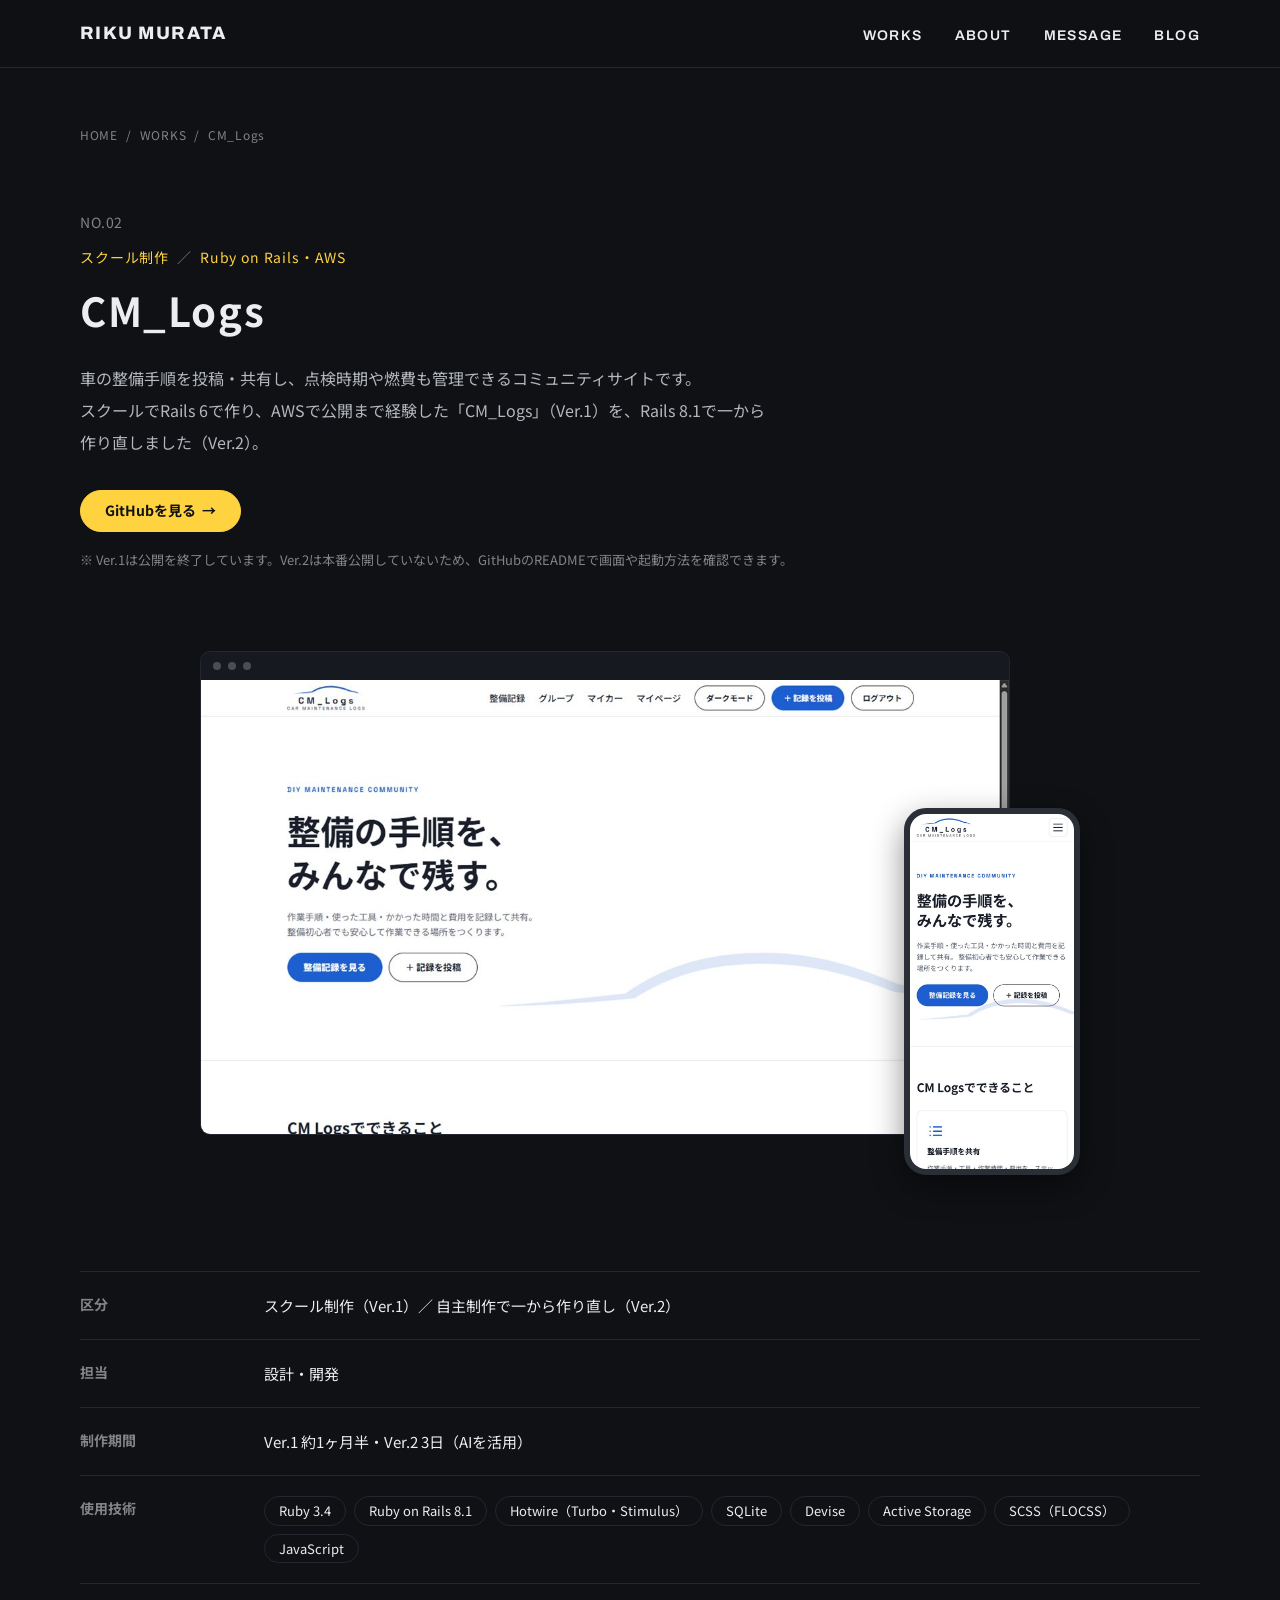
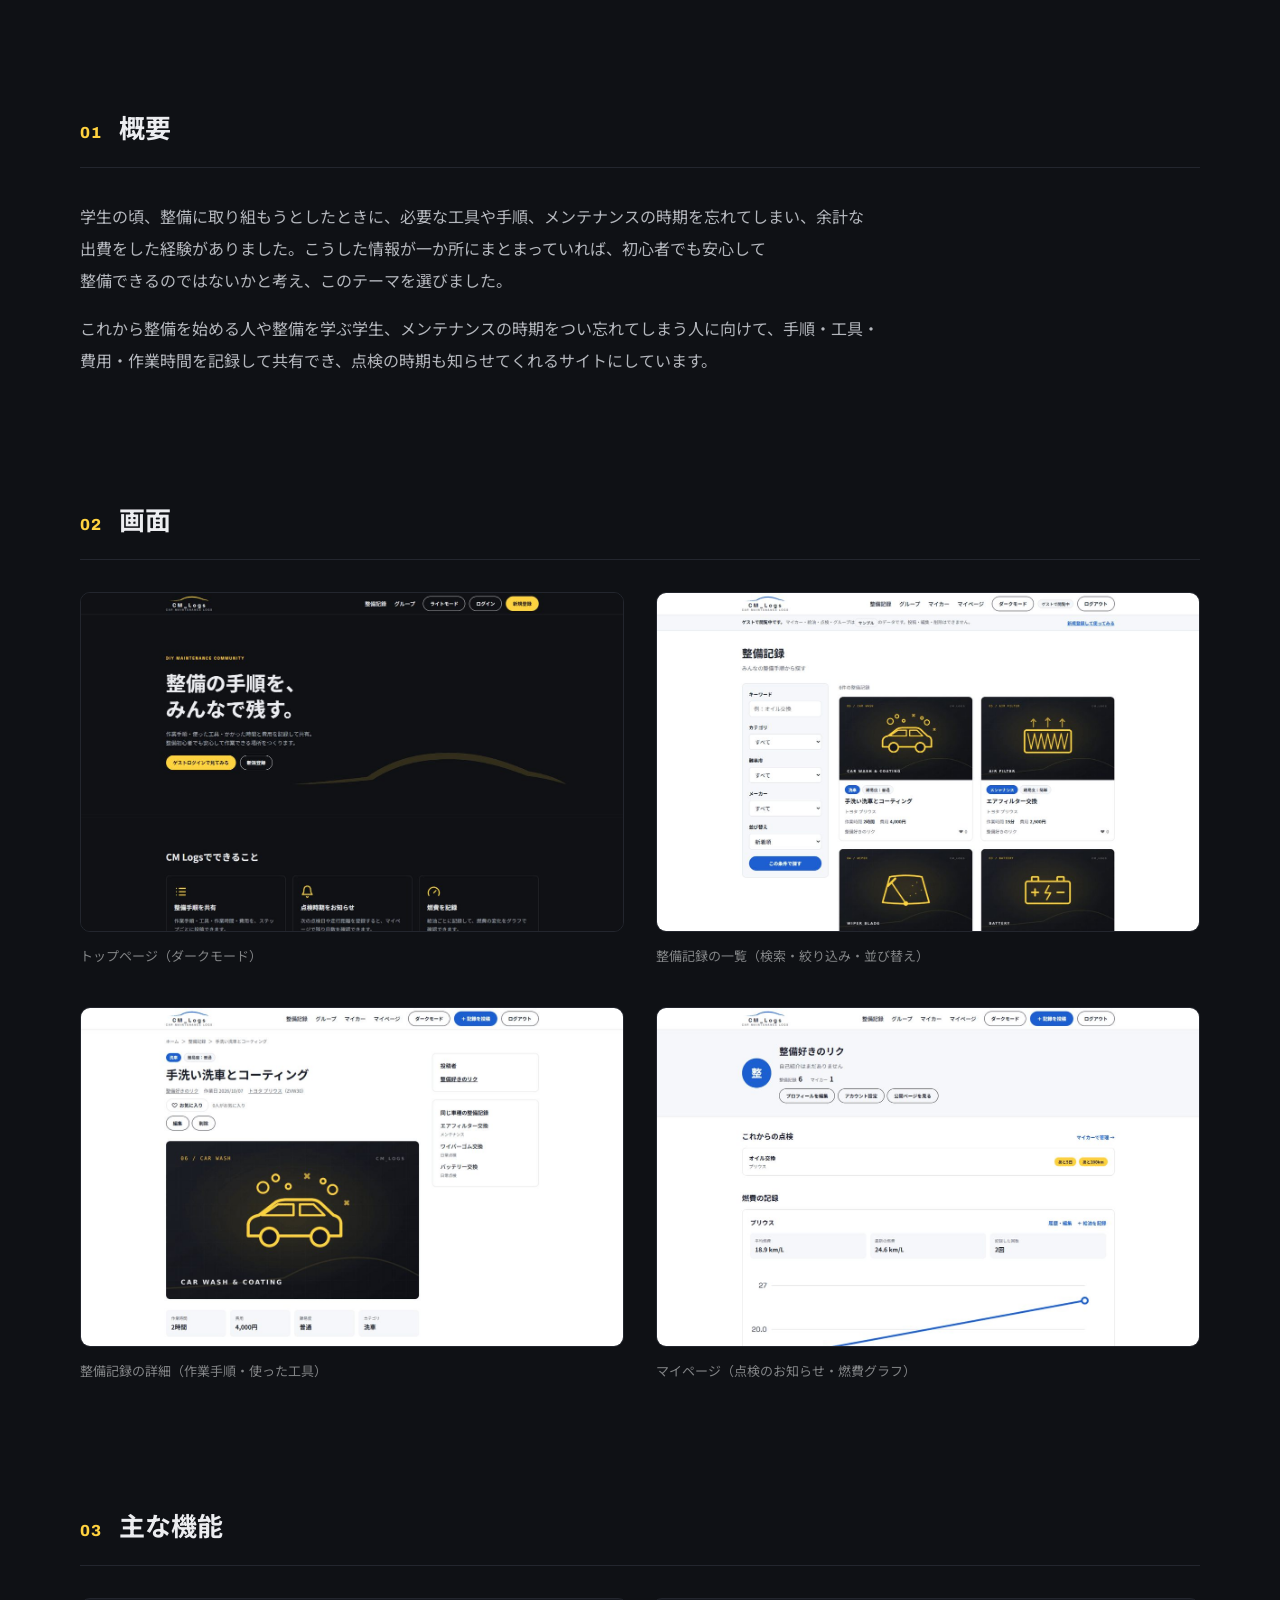
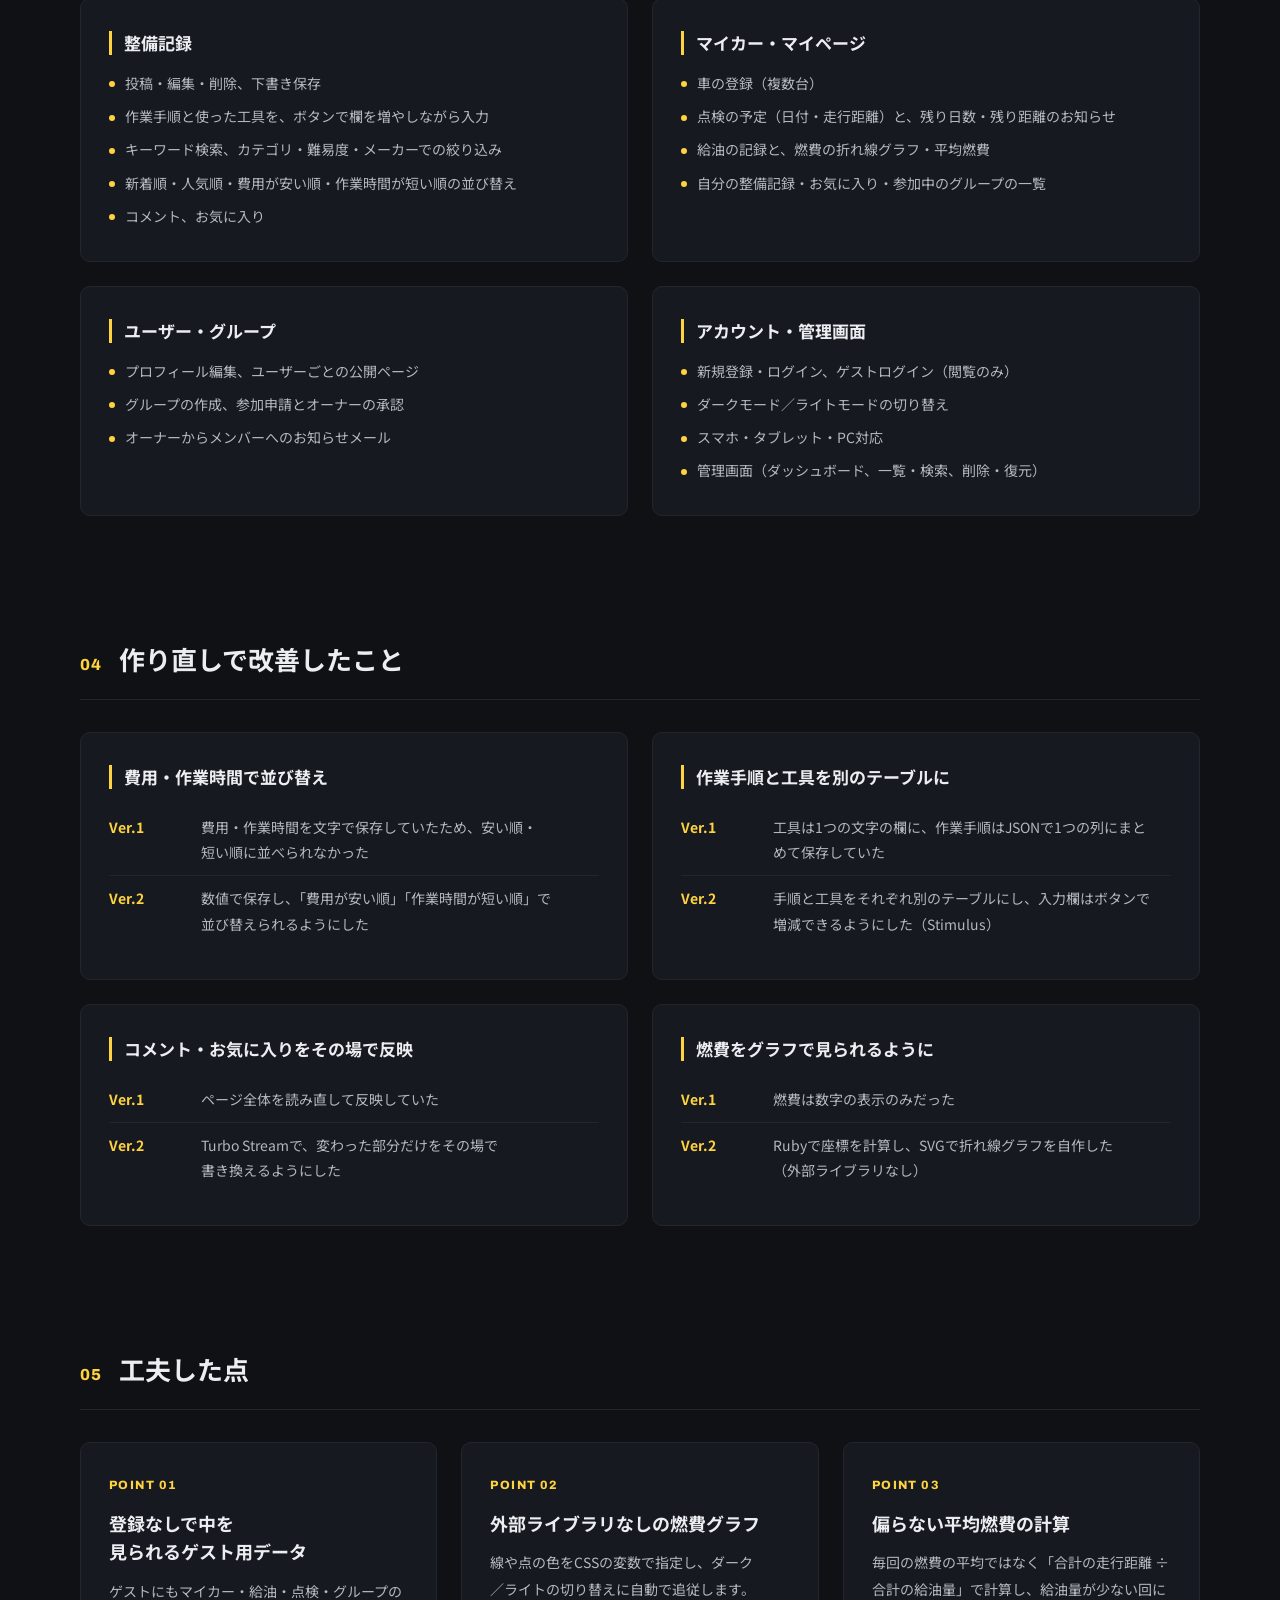
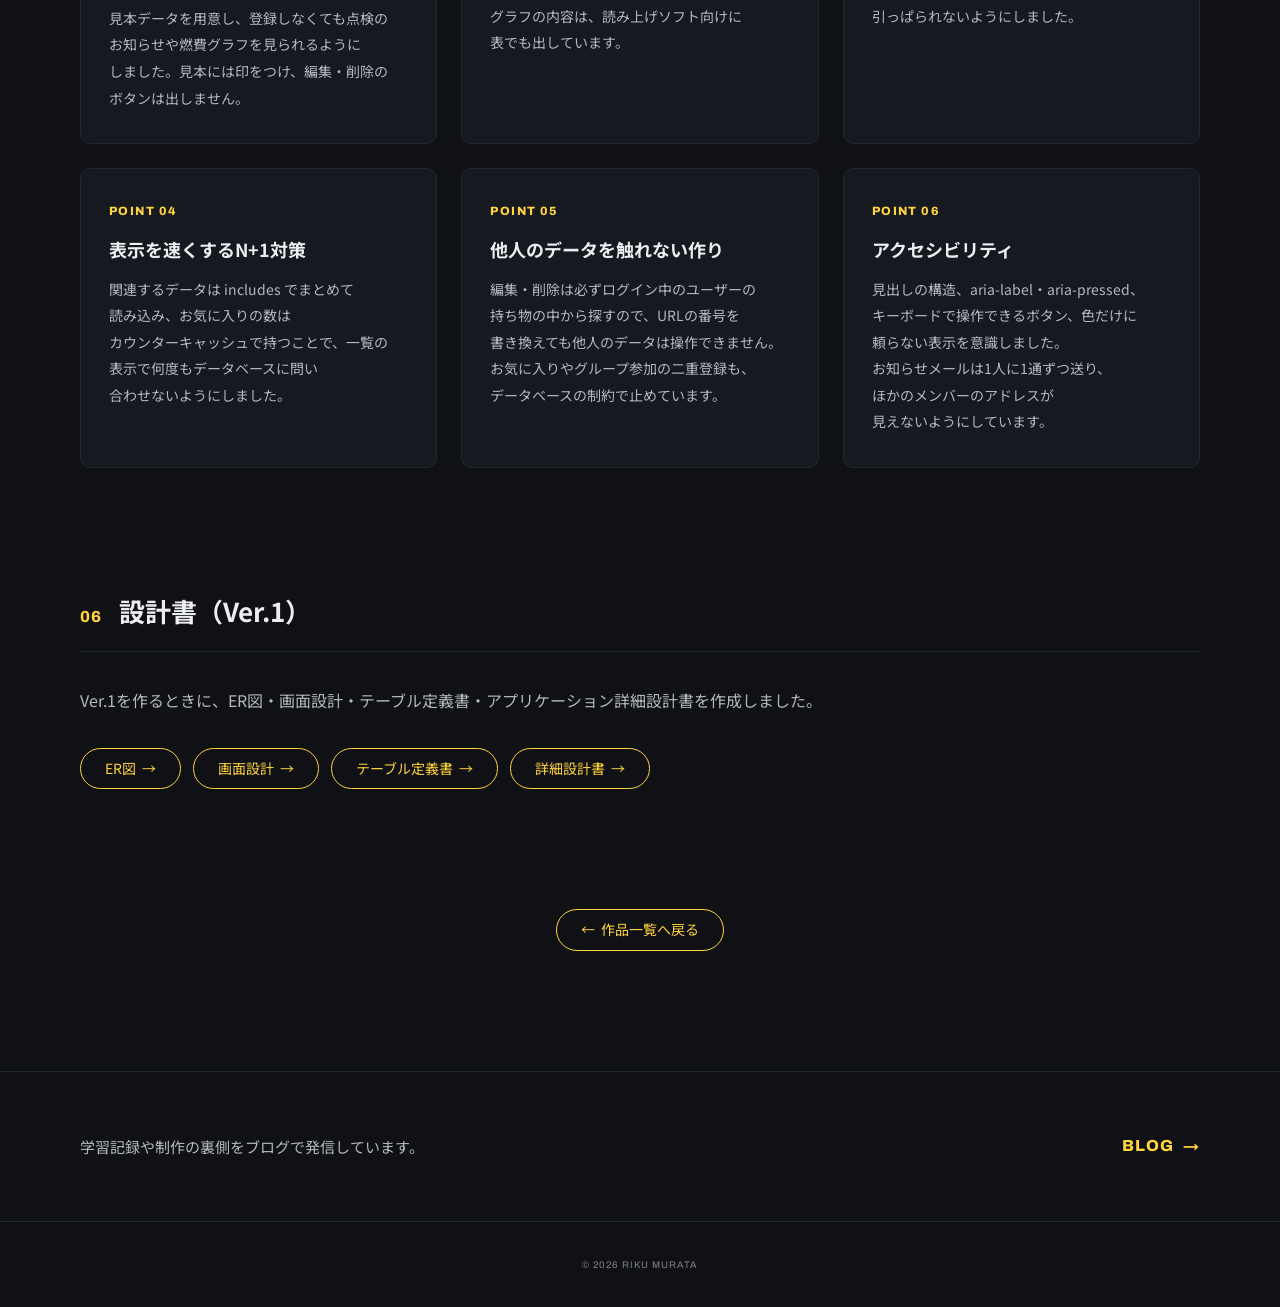
<file: works-cmlogs.html>
<!DOCTYPE html>
<html lang="ja">

  <head>
    <meta charset="UTF-8">
    <meta name="viewport" content="width=device-width, initial-scale=1.0">
    <title>CM_Logs | RIKU MURATA</title>
    <meta name="description" content="車の整備手順を投稿・共有し、点検時期や燃費も管理できるコミュニティサイト。Ruby on Rails 8.1で一から作り直したVer.2。">
    <link rel="preconnect" href="https://fonts.googleapis.com">
    <link rel="preconnect" href="https://fonts.gstatic.com" crossorigin>
    <link href="https://fonts.googleapis.com/css2?family=Archivo:wght@600;800&family=Noto+Sans+JP:wght@400;500;700&display=swap" rel="stylesheet">
    <link rel="stylesheet" href="css/style.css">
    <script src="js/main.js" defer></script>
  </head>

  <body>
    <!-- header -->
    <header class="l-header" id="top">
      <div class="l-header-inner l-container">
        <a class="logo" href="index.html">RIKU MURATA</a>

        <!-- nav -->
        <nav class="gnav" id="global-nav" aria-label="メインメニュー">
          <ul class="gnav-list">
            <li><a class="gnav-link" href="index.html#works">WORKS</a></li>
            <li><a class="gnav-link" href="index.html#about">ABOUT</a></li>
            <li><a class="gnav-link" href="index.html#message">MESSAGE</a></li>
            <li><a class="gnav-link gnav-link-accent" href="#blog">BLOG</a></li>
          </ul>
        </nav>

        <!-- ハンバーガーメニュー（SP） -->
        <button class="menu-toggle" type="button" aria-label="メニューを開く" aria-expanded="false" aria-controls="global-nav">
          <span class="menu-toggle-bar"></span>
          <span class="menu-toggle-bar"></span>
          <span class="menu-toggle-bar"></span>
        </button>
      </div>
    </header>

    <!-- main -->
    <main>
      <article class="work-detail">
        <div class="l-container">
          <!-- パンくずリスト -->
          <nav class="work-detail-crumb" aria-label="パンくずリスト">
            <ol>
              <li><a href="index.html">HOME</a></li>
              <li><a href="index.html#works">WORKS</a></li>
              <li aria-current="page">CM_Logs</li>
            </ol>
          </nav>

          <!-- タイトルまわり -->
          <div class="work-detail-head">
            <p class="work-detail-num">NO.02</p>
            <p class="work-detail-category">スクール制作<span>／</span>Ruby on Rails・AWS</p>
            <h1 class="work-detail-title">CM_Logs</h1>
            <p class="work-detail-lead">車の整備手順を投稿・共有し、点検時期や燃費も管理できるコミュニティサイトです。スクールでRails 6で作り、AWSで公開まで経験した「CM_Logs」（Ver.1）を、Rails 8.1で一から作り直しました（Ver.2）。</p>
            <div class="work-detail-links">
              <a class="btn btn-fill" href="https://github.com/Murata397/cm_logs_v2" target="_blank" rel="noopener">GitHubを見る</a>
            </div>
            <p class="work-detail-note">※ Ver.1は公開を終了しています。Ver.2は本番公開していないため、GitHubのREADMEで画面や起動方法を確認できます。</p>
          </div>

          <!-- メインの画像 -->
          <div class="work-detail-visual">
            <div class="mockup">
              <div class="mockup-pc">
                <div class="mockup-pc-bar" aria-hidden="true"><span></span><span></span><span></span></div>
                <img src="img/works/cmlogs-pc.jpg" alt="CM_LogsのPC表示" width="1200" height="1172">
              </div>
              <div class="mockup-sp">
                <img src="img/works/cmlogs-sp.jpg" alt="CM_Logsのスマホ表示" width="600" height="1298">
              </div>
            </div>
          </div>

          <!-- 作品情報 -->
          <dl class="work-detail-meta">
            <div>
              <dt>区分</dt>
              <dd>スクール制作（Ver.1）／ 自主制作で一から作り直し（Ver.2）</dd>
            </div>
            <div>
              <dt>担当</dt>
              <dd>設計・開発</dd>
            </div>
            <div>
              <dt>制作期間</dt>
              <dd>Ver.1 約1ヶ月半・Ver.2 3日（AIを活用）</dd>
            </div>
            <div>
              <dt>使用技術</dt>
              <dd>
                <ul class="work-detail-skills">
                  <li>Ruby 3.4</li>
                  <li>Ruby on Rails 8.1</li>
                  <li>Hotwire（Turbo・Stimulus）</li>
                  <li>SQLite</li>
                  <li>Devise</li>
                  <li>Active Storage</li>
                  <li>SCSS（FLOCSS）</li>
                  <li>JavaScript</li>
                </ul>
              </dd>
            </div>
          </dl>

          <!-- 01 概要 -->
          <section class="work-detail-section">
            <h2 class="work-detail-heading"><span>01</span>概要</h2>
            <div class="work-detail-text">
              <p>学生の頃、整備に取り組もうとしたときに、必要な工具や手順、メンテナンスの時期を忘れてしまい、余計な出費をした経験がありました。こうした情報が一か所にまとまっていれば、初心者でも安心して整備できるのではないかと考え、このテーマを選びました。</p>
              <p>これから整備を始める人や整備を学ぶ学生、メンテナンスの時期をつい忘れてしまう人に向けて、手順・工具・費用・作業時間を記録して共有でき、点検の時期も知らせてくれるサイトにしています。</p>
            </div>
          </section>

          <!-- 02 画面 -->
          <section class="work-detail-section">
            <h2 class="work-detail-heading"><span>02</span>画面</h2>
            <ul class="work-detail-gallery">
              <li>
                <img src="img/works/cmlogs-top-dark.jpg" alt="トップページ（ダークモード）" width="1200" height="1884" loading="lazy">
                <p>トップページ（ダークモード）</p>
              </li>
              <li>
                <img src="img/works/cmlogs-list.jpg" alt="整備記録の一覧" width="1200" height="1378" loading="lazy">
                <p>整備記録の一覧（検索・絞り込み・並び替え）</p>
              </li>
              <li>
                <img src="img/works/cmlogs-show.jpg" alt="整備記録の詳細" width="1200" height="1465" loading="lazy">
                <p>整備記録の詳細（作業手順・使った工具）</p>
              </li>
              <li>
                <img src="img/works/cmlogs-mypage.jpg" alt="マイページ" width="1200" height="1871" loading="lazy">
                <p>マイページ（点検のお知らせ・燃費グラフ）</p>
              </li>
            </ul>
          </section>

          <!-- 03 主な機能 -->
          <section class="work-detail-section">
            <h2 class="work-detail-heading"><span>03</span>主な機能</h2>
            <ul class="work-detail-cards">
              <li class="work-detail-card">
                <h3 class="work-detail-card-title">整備記録</h3>
                <ul class="work-detail-card-list">
                  <li>投稿・編集・削除、下書き保存</li>
                  <li>作業手順と使った工具を、ボタンで欄を増やしながら入力</li>
                  <li>キーワード検索、カテゴリ・難易度・メーカーでの絞り込み</li>
                  <li>新着順・人気順・費用が安い順・作業時間が短い順の並び替え</li>
                  <li>コメント、お気に入り</li>
                </ul>
              </li>
              <li class="work-detail-card">
                <h3 class="work-detail-card-title">マイカー・マイページ</h3>
                <ul class="work-detail-card-list">
                  <li>車の登録（複数台）</li>
                  <li>点検の予定（日付・走行距離）と、残り日数・残り距離のお知らせ</li>
                  <li>給油の記録と、燃費の折れ線グラフ・平均燃費</li>
                  <li>自分の整備記録・お気に入り・参加中のグループの一覧</li>
                </ul>
              </li>
              <li class="work-detail-card">
                <h3 class="work-detail-card-title">ユーザー・グループ</h3>
                <ul class="work-detail-card-list">
                  <li>プロフィール編集、ユーザーごとの公開ページ</li>
                  <li>グループの作成、参加申請とオーナーの承認</li>
                  <li>オーナーからメンバーへのお知らせメール</li>
                </ul>
              </li>
              <li class="work-detail-card">
                <h3 class="work-detail-card-title">アカウント・管理画面</h3>
                <ul class="work-detail-card-list">
                  <li>新規登録・ログイン、ゲストログイン（閲覧のみ）</li>
                  <li>ダークモード／ライトモードの切り替え</li>
                  <li>スマホ・タブレット・PC対応</li>
                  <li>管理画面（ダッシュボード、一覧・検索、削除・復元）</li>
                </ul>
              </li>
            </ul>
          </section>

          <!-- 04 作り直しで改善したこと -->
          <section class="work-detail-section">
            <h2 class="work-detail-heading"><span>04</span>作り直しで改善したこと</h2>
            <ul class="work-detail-cards">
              <li class="work-detail-card">
                <h3 class="work-detail-card-title">費用・作業時間で並び替え</h3>
                <dl class="work-detail-card-steps">
                  <div><dt>Ver.1</dt><dd>費用・作業時間を文字で保存していたため、安い順・短い順に並べられなかった</dd></div>
                  <div><dt>Ver.2</dt><dd>数値で保存し、「費用が安い順」「作業時間が短い順」で並び替えられるようにした</dd></div>
                </dl>
              </li>
              <li class="work-detail-card">
                <h3 class="work-detail-card-title">作業手順と工具を別のテーブルに</h3>
                <dl class="work-detail-card-steps">
                  <div><dt>Ver.1</dt><dd>工具は1つの文字の欄に、作業手順はJSONで1つの列にまとめて保存していた</dd></div>
                  <div><dt>Ver.2</dt><dd>手順と工具をそれぞれ別のテーブルにし、入力欄はボタンで増減できるようにした（Stimulus）</dd></div>
                </dl>
              </li>
              <li class="work-detail-card">
                <h3 class="work-detail-card-title">コメント・お気に入りをその場で反映</h3>
                <dl class="work-detail-card-steps">
                  <div><dt>Ver.1</dt><dd>ページ全体を読み直して反映していた</dd></div>
                  <div><dt>Ver.2</dt><dd>Turbo Streamで、変わった部分だけをその場で書き換えるようにした</dd></div>
                </dl>
              </li>
              <li class="work-detail-card">
                <h3 class="work-detail-card-title">燃費をグラフで見られるように</h3>
                <dl class="work-detail-card-steps">
                  <div><dt>Ver.1</dt><dd>燃費は数字の表示のみだった</dd></div>
                  <div><dt>Ver.2</dt><dd>Rubyで座標を計算し、SVGで折れ線グラフを自作した（外部ライブラリなし）</dd></div>
                </dl>
              </li>
            </ul>
          </section>

          <!-- 05 工夫した点 -->
          <section class="work-detail-section">
            <h2 class="work-detail-heading"><span>05</span>工夫した点</h2>
            <ul class="work-detail-points">
              <li class="work-detail-point">
                <p class="work-detail-point-num">POINT 01</p>
                <h3 class="work-detail-point-title">登録なしで中を見られるゲスト用データ</h3>
                <p class="work-detail-point-text">ゲストにもマイカー・給油・点検・グループの見本データを用意し、登録しなくても点検のお知らせや燃費グラフを見られるようにしました。見本には印をつけ、編集・削除のボタンは出しません。</p>
              </li>
              <li class="work-detail-point">
                <p class="work-detail-point-num">POINT 02</p>
                <h3 class="work-detail-point-title">外部ライブラリなしの燃費グラフ</h3>
                <p class="work-detail-point-text">線や点の色をCSSの変数で指定し、ダーク／ライトの切り替えに自動で追従します。グラフの内容は、読み上げソフト向けに表でも出しています。</p>
              </li>
              <li class="work-detail-point">
                <p class="work-detail-point-num">POINT 03</p>
                <h3 class="work-detail-point-title">偏らない平均燃費の計算</h3>
                <p class="work-detail-point-text">毎回の燃費の平均ではなく「合計の走行距離 ÷ 合計の給油量」で計算し、給油量が少ない回に引っぱられないようにしました。</p>
              </li>
              <li class="work-detail-point">
                <p class="work-detail-point-num">POINT 04</p>
                <h3 class="work-detail-point-title">表示を速くするN+1対策</h3>
                <p class="work-detail-point-text">関連するデータは includes でまとめて読み込み、お気に入りの数はカウンターキャッシュで持つことで、一覧の表示で何度もデータベースに問い合わせないようにしました。</p>
              </li>
              <li class="work-detail-point">
                <p class="work-detail-point-num">POINT 05</p>
                <h3 class="work-detail-point-title">他人のデータを触れない作り</h3>
                <p class="work-detail-point-text">編集・削除は必ずログイン中のユーザーの持ち物の中から探すので、URLの番号を書き換えても他人のデータは操作できません。お気に入りやグループ参加の二重登録も、データベースの制約で止めています。</p>
              </li>
              <li class="work-detail-point">
                <p class="work-detail-point-num">POINT 06</p>
                <h3 class="work-detail-point-title">アクセシビリティ</h3>
                <p class="work-detail-point-text">見出しの構造、aria-label・aria-pressed、キーボードで操作できるボタン、色だけに頼らない表示を意識しました。お知らせメールは1人に1通ずつ送り、ほかのメンバーのアドレスが見えないようにしています。</p>
              </li>
            </ul>
          </section>

          <!-- 06 設計書 -->
          <section class="work-detail-section">
            <h2 class="work-detail-heading"><span>06</span>設計書（Ver.1）</h2>
            <p class="work-detail-text">Ver.1を作るときに、ER図・画面設計・テーブル定義書・アプリケーション詳細設計書を作成しました。</p>
            <div class="work-detail-links">
              <a class="btn" href="https://drive.google.com/file/d/1pQRFQn2vDjx4hhMxxo_8Pd0U95pmREH4/view?usp=sharing" target="_blank" rel="noopener">ER図</a>
              <a class="btn" href="https://drive.google.com/file/d/1tTyo9iXE6EEcuqB-Zc3SzqPgZ7ZrcEvy/view?usp=sharing" target="_blank" rel="noopener">画面設計</a>
              <a class="btn" href="https://docs.google.com/spreadsheets/d/1bYKUt_3xFuddmjszMtLODFeMQEdzCWOZguCdi6wEWyA/edit?usp=sharing" target="_blank" rel="noopener">テーブル定義書</a>
              <a class="btn" href="https://docs.google.com/spreadsheets/d/1AaOre6iF-UHjTLSwOZzPSXIr_Tgep6HO8VIzRqoKiWY/edit?usp=sharing" target="_blank" rel="noopener">詳細設計書</a>
            </div>
          </section>

          <!-- 一覧へ戻る -->
          <div class="work-detail-back">
            <a class="btn btn-back" href="index.html#works">作品一覧へ戻る</a>
          </div>
        </div>
      </article>

      <!-- blog -->
      <section class="blog-guide" id="blog">
        <div class="l-container blog-guide-inner">
          <p class="blog-guide-text">学習記録や制作の裏側をブログで発信しています。</p>
          <!-- ブログのURLが決まったら href を差し替える -->
          <a class="blog-guide-link" href="#">BLOG</a>
        </div>
      </section>
    </main>

    <!-- footer -->
    <footer class="l-footer">
      <p class="l-footer-copy"><small>&copy; 2026 RIKU MURATA</small></p>
    </footer>
  </body>

</html>
</file>
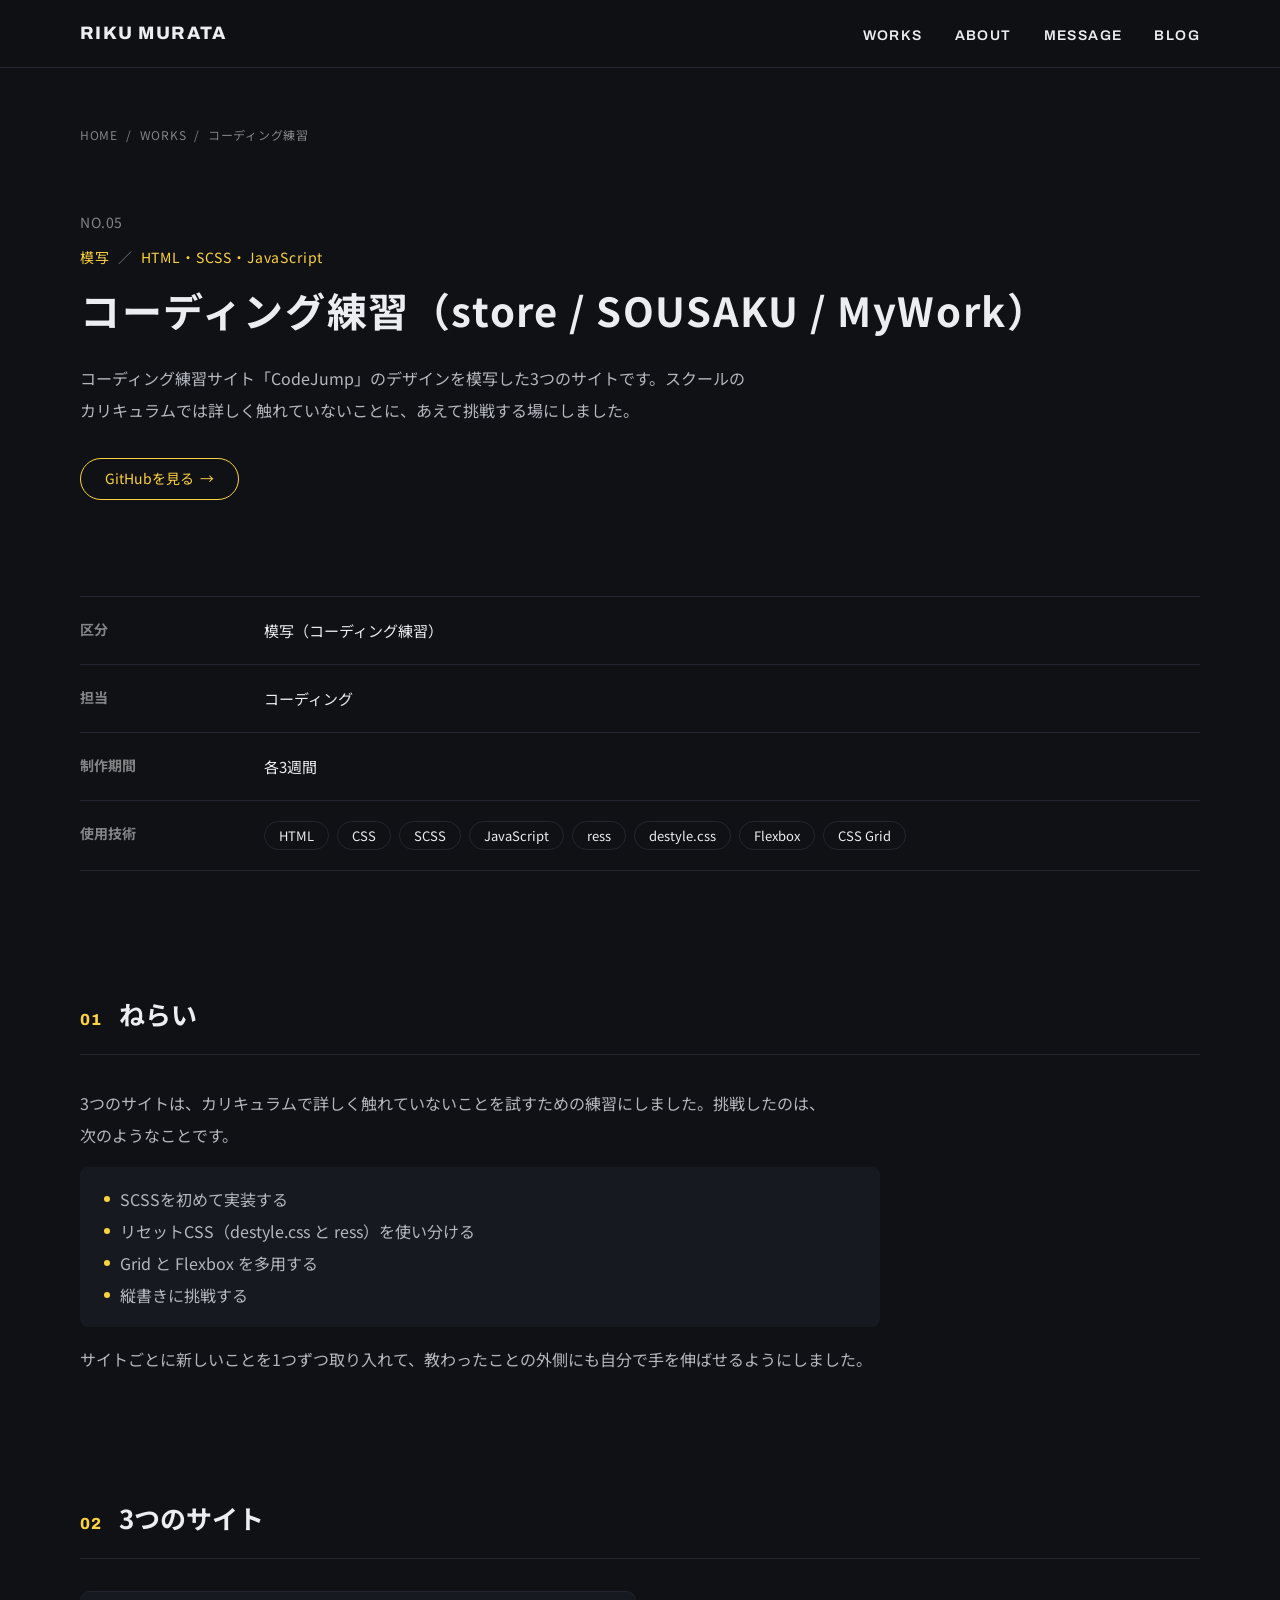
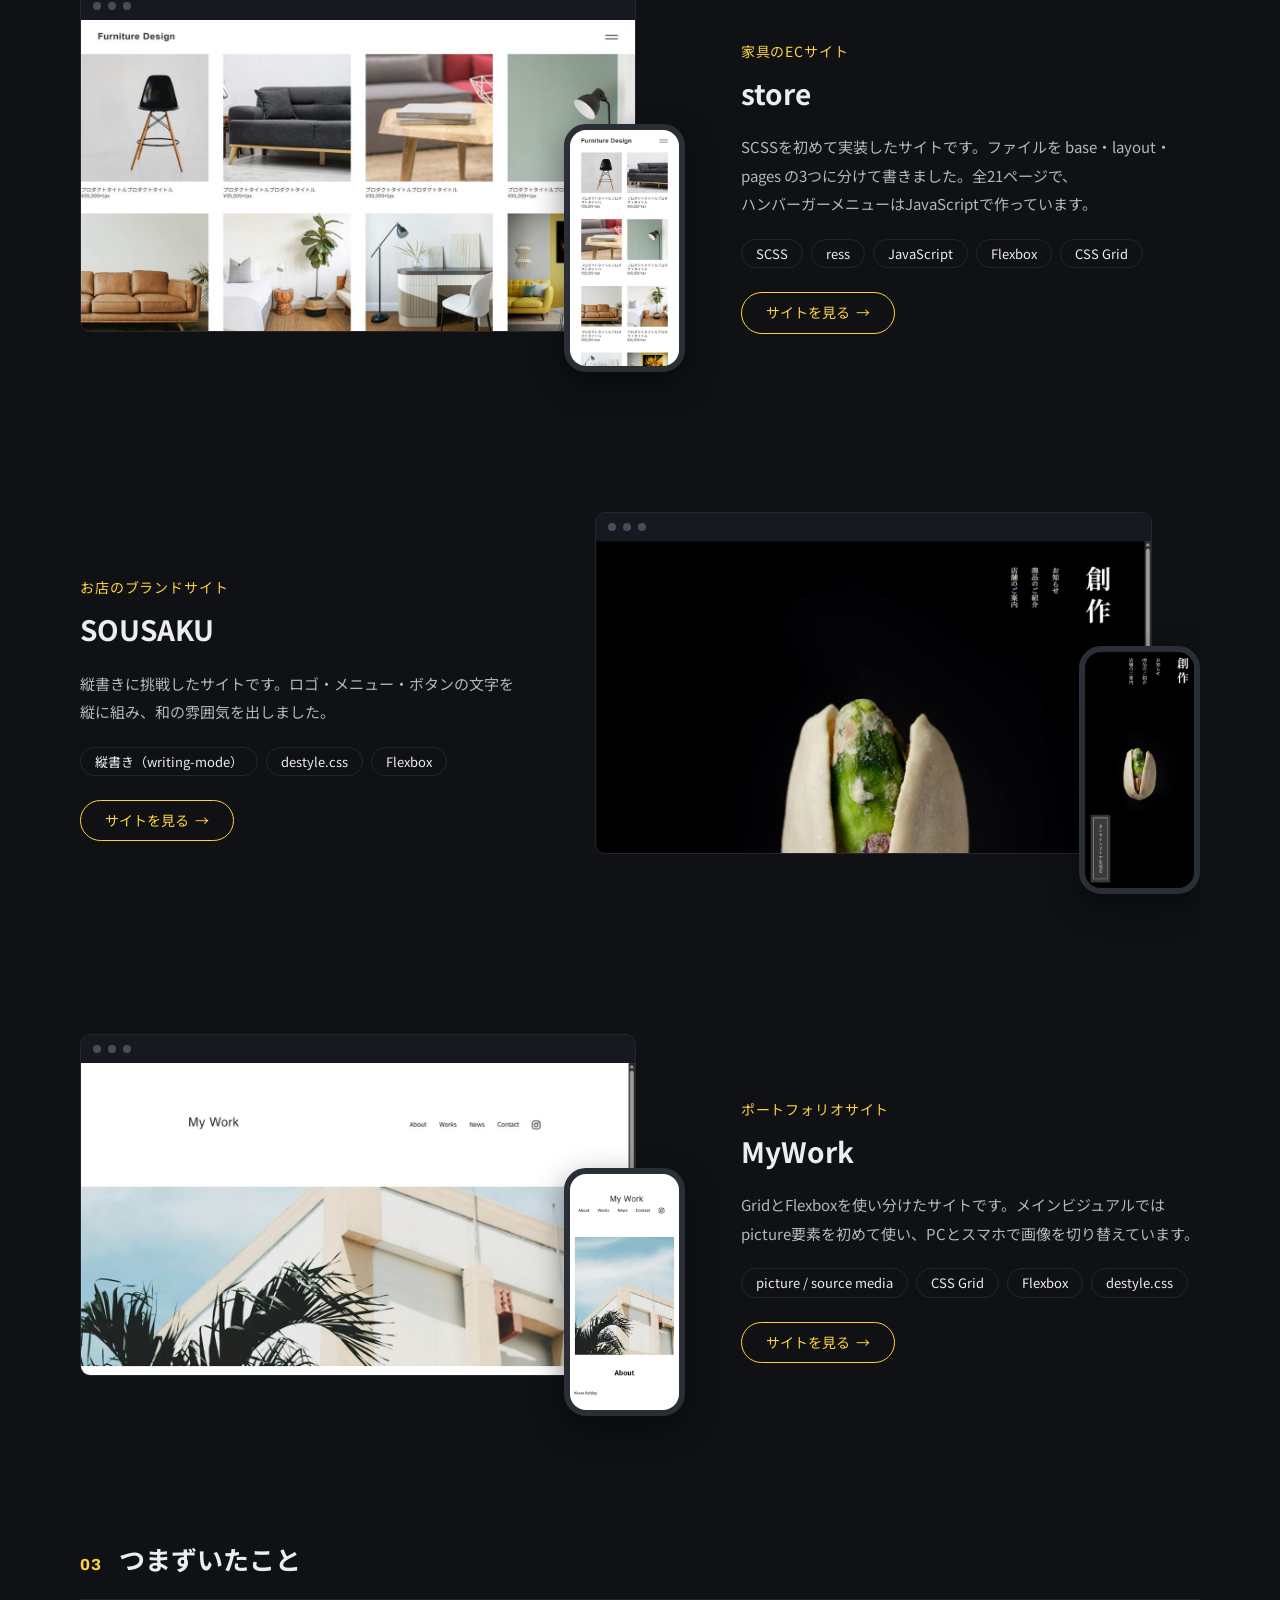
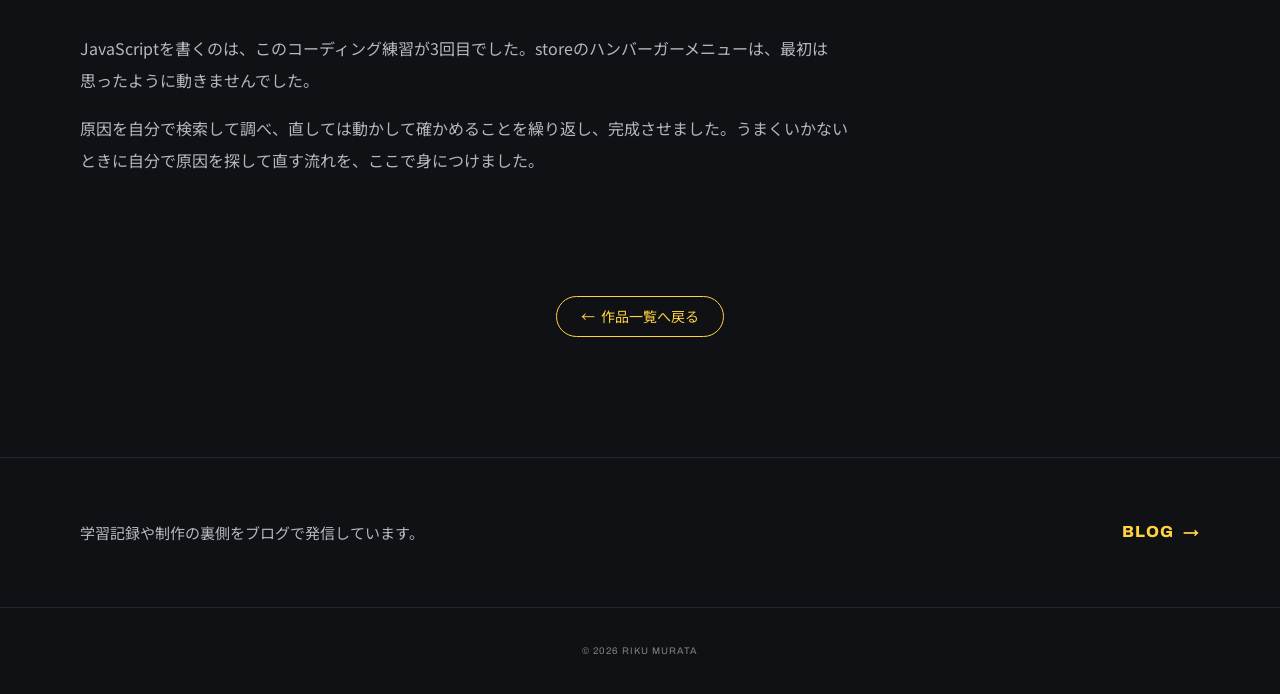
<file: works-coding.html>
<!DOCTYPE html>
<html lang="ja">

  <head>
    <meta charset="UTF-8">
    <meta name="viewport" content="width=device-width, initial-scale=1.0">
    <title>コーディング練習 | RIKU MURATA</title>
    <meta name="description" content="コーディング練習サイト「CodeJump」のデザインを模写した3サイト。SCSS・リセットCSS・Grid・Flexbox・縦書き・JavaScriptなど、カリキュラムで詳しく触れていないことに挑戦。">
    <link rel="preconnect" href="https://fonts.googleapis.com">
    <link rel="preconnect" href="https://fonts.gstatic.com" crossorigin>
    <link href="https://fonts.googleapis.com/css2?family=Archivo:wght@600;800&family=Noto+Sans+JP:wght@400;500;700&display=swap" rel="stylesheet">
    <link rel="stylesheet" href="css/style.css">
    <script src="js/main.js" defer></script>
  </head>

  <body>
    <!-- header -->
    <header class="l-header" id="top">
      <div class="l-header-inner l-container">
        <a class="logo" href="index.html">RIKU MURATA</a>

        <!-- nav -->
        <nav class="gnav" id="global-nav" aria-label="メインメニュー">
          <ul class="gnav-list">
            <li><a class="gnav-link" href="index.html#works">WORKS</a></li>
            <li><a class="gnav-link" href="index.html#about">ABOUT</a></li>
            <li><a class="gnav-link" href="index.html#message">MESSAGE</a></li>
            <li><a class="gnav-link gnav-link-accent" href="#blog">BLOG</a></li>
          </ul>
        </nav>

        <!-- ハンバーガーメニュー（SP） -->
        <button class="menu-toggle" type="button" aria-label="メニューを開く" aria-expanded="false" aria-controls="global-nav">
          <span class="menu-toggle-bar"></span>
          <span class="menu-toggle-bar"></span>
          <span class="menu-toggle-bar"></span>
        </button>
      </div>
    </header>

    <!-- main -->
    <main>
      <article class="work-detail">
        <div class="l-container">
          <!-- パンくずリスト -->
          <nav class="work-detail-crumb" aria-label="パンくずリスト">
            <ol>
              <li><a href="index.html">HOME</a></li>
              <li><a href="index.html#works">WORKS</a></li>
              <li aria-current="page">コーディング練習</li>
            </ol>
          </nav>

          <!-- タイトルまわり -->
          <div class="work-detail-head">
            <p class="work-detail-num">NO.05</p>
            <p class="work-detail-category">模写<span>／</span>HTML・SCSS・JavaScript</p>
            <h1 class="work-detail-title">コーディング練習（store / SOUSAKU / MyWork）</h1>
            <p class="work-detail-lead">コーディング練習サイト「CodeJump」のデザインを模写した3つのサイトです。スクールのカリキュラムでは詳しく触れていないことに、あえて挑戦する場にしました。</p>
            <div class="work-detail-links">
              <a class="btn" href="https://github.com/Murata397/Codejump" target="_blank" rel="noopener">GitHubを見る</a>
            </div>
          </div>

          <!-- 作品情報 -->
          <dl class="work-detail-meta">
            <div>
              <dt>区分</dt>
              <dd>模写（コーディング練習）</dd>
            </div>
            <div>
              <dt>担当</dt>
              <dd>コーディング</dd>
            </div>
            <div>
              <dt>制作期間</dt>
              <dd>各3週間</dd>
            </div>
            <div>
              <dt>使用技術</dt>
              <dd>
                <ul class="work-detail-skills">
                  <li>HTML</li>
                  <li>CSS</li>
                  <li>SCSS</li>
                  <li>JavaScript</li>
                  <li>ress</li>
                  <li>destyle.css</li>
                  <li>Flexbox</li>
                  <li>CSS Grid</li>
                </ul>
              </dd>
            </div>
          </dl>

          <!-- 01 ねらい -->
          <section class="work-detail-section">
            <h2 class="work-detail-heading"><span>01</span>ねらい</h2>
            <div class="work-detail-text">
              <p>3つのサイトは、カリキュラムで詳しく触れていないことを試すための練習にしました。挑戦したのは、次のようなことです。</p>
              <ul>
                <li>SCSSを初めて実装する</li>
                <li>リセットCSS（destyle.css と ress）を使い分ける</li>
                <li>Grid と Flexbox を多用する</li>
                <li>縦書きに挑戦する</li>
              </ul>
              <p>サイトごとに新しいことを1つずつ取り入れて、教わったことの外側にも自分で手を伸ばせるようにしました。</p>
            </div>
          </section>

          <!-- 02 3つのサイト -->
          <section class="work-detail-section">
            <h2 class="work-detail-heading"><span>02</span>3つのサイト</h2>
            <div class="works">
              <ul class="works-list">
                <!-- store -->
                <li class="works-item">
                  <div class="works-visual">
                    <div class="mockup">
                      <div class="mockup-pc">
                        <div class="mockup-pc-bar" aria-hidden="true"><span></span><span></span><span></span></div>
                        <img src="img/works/store-pc.jpg" alt="storeのPC表示" width="1200" height="1172" loading="lazy">
                      </div>
                      <div class="mockup-sp">
                        <img src="img/works/store-sp.jpg" alt="storeのスマホ表示" width="600" height="1298" loading="lazy">
                      </div>
                    </div>
                  </div>
                  <div class="works-body">
                    <p class="works-category">家具のECサイト</p>
                    <h3 class="works-title">store</h3>
                    <p class="works-text">SCSSを初めて実装したサイトです。ファイルを base・layout・pages の3つに分けて書きました。全21ページで、ハンバーガーメニューはJavaScriptで作っています。</p>
                    <ul class="work-detail-skills">
                      <li>SCSS</li>
                      <li>ress</li>
                      <li>JavaScript</li>
                      <li>Flexbox</li>
                      <li>CSS Grid</li>
                    </ul>
                    <div class="works-links">
                      <a class="btn" href="https://murata397.github.io/Codejump/store/" target="_blank" rel="noopener">サイトを見る</a>
                    </div>
                  </div>
                </li>

                <!-- SOUSAKU -->
                <li class="works-item">
                  <div class="works-visual">
                    <div class="mockup">
                      <div class="mockup-pc">
                        <div class="mockup-pc-bar" aria-hidden="true"><span></span><span></span><span></span></div>
                        <img src="img/works/sousaku-pc.jpg" alt="SOUSAKUのPC表示" width="1200" height="1172" loading="lazy">
                      </div>
                      <div class="mockup-sp">
                        <img src="img/works/sousaku-sp.jpg" alt="SOUSAKUのスマホ表示" width="600" height="1298" loading="lazy">
                      </div>
                    </div>
                  </div>
                  <div class="works-body">
                    <p class="works-category">お店のブランドサイト</p>
                    <h3 class="works-title">SOUSAKU</h3>
                    <p class="works-text">縦書きに挑戦したサイトです。ロゴ・メニュー・ボタンの文字を縦に組み、和の雰囲気を出しました。</p>
                    <ul class="work-detail-skills">
                      <li>縦書き（writing-mode）</li>
                      <li>destyle.css</li>
                      <li>Flexbox</li>
                    </ul>
                    <div class="works-links">
                      <a class="btn" href="https://murata397.github.io/Codejump/Creation/" target="_blank" rel="noopener">サイトを見る</a>
                    </div>
                  </div>
                </li>

                <!-- MyWork -->
                <li class="works-item">
                  <div class="works-visual">
                    <div class="mockup">
                      <div class="mockup-pc">
                        <div class="mockup-pc-bar" aria-hidden="true"><span></span><span></span><span></span></div>
                        <img src="img/works/mywork-pc.jpg" alt="MyWorkのPC表示" width="1200" height="1172" loading="lazy">
                      </div>
                      <div class="mockup-sp">
                        <img src="img/works/mywork-sp.jpg" alt="MyWorkのスマホ表示" width="600" height="1298" loading="lazy">
                      </div>
                    </div>
                  </div>
                  <div class="works-body">
                    <p class="works-category">ポートフォリオサイト</p>
                    <h3 class="works-title">MyWork</h3>
                    <p class="works-text">GridとFlexboxを使い分けたサイトです。メインビジュアルではpicture要素を初めて使い、PCとスマホで画像を切り替えています。</p>
                    <ul class="work-detail-skills">
                      <li>picture / source media</li>
                      <li>CSS Grid</li>
                      <li>Flexbox</li>
                      <li>destyle.css</li>
                    </ul>
                    <div class="works-links">
                      <a class="btn" href="https://murata397.github.io/Codejump/MyWork/" target="_blank" rel="noopener">サイトを見る</a>
                    </div>
                  </div>
                </li>
              </ul>
            </div>
          </section>

          <!-- 03 つまずいたこと -->
          <section class="work-detail-section">
            <h2 class="work-detail-heading"><span>03</span>つまずいたこと</h2>
            <div class="work-detail-text">
              <p>JavaScriptを書くのは、このコーディング練習が3回目でした。storeのハンバーガーメニューは、最初は思ったように動きませんでした。</p>
              <p>原因を自分で検索して調べ、直しては動かして確かめることを繰り返し、完成させました。うまくいかないときに自分で原因を探して直す流れを、ここで身につけました。</p>
            </div>
          </section>

          <!-- 一覧へ戻る -->
          <div class="work-detail-back">
            <a class="btn btn-back" href="index.html#works">作品一覧へ戻る</a>
          </div>
        </div>
      </article>

      <!-- blog -->
      <section class="blog-guide" id="blog">
        <div class="l-container blog-guide-inner">
          <p class="blog-guide-text">学習記録や制作の裏側をブログで発信しています。</p>
          <!-- ブログのURLが決まったら href を差し替える -->
          <a class="blog-guide-link" href="#">BLOG</a>
        </div>
      </section>
    </main>

    <!-- footer -->
    <footer class="l-footer">
      <p class="l-footer-copy"><small>&copy; 2026 RIKU MURATA</small></p>
    </footer>
  </body>

</html>
</file>
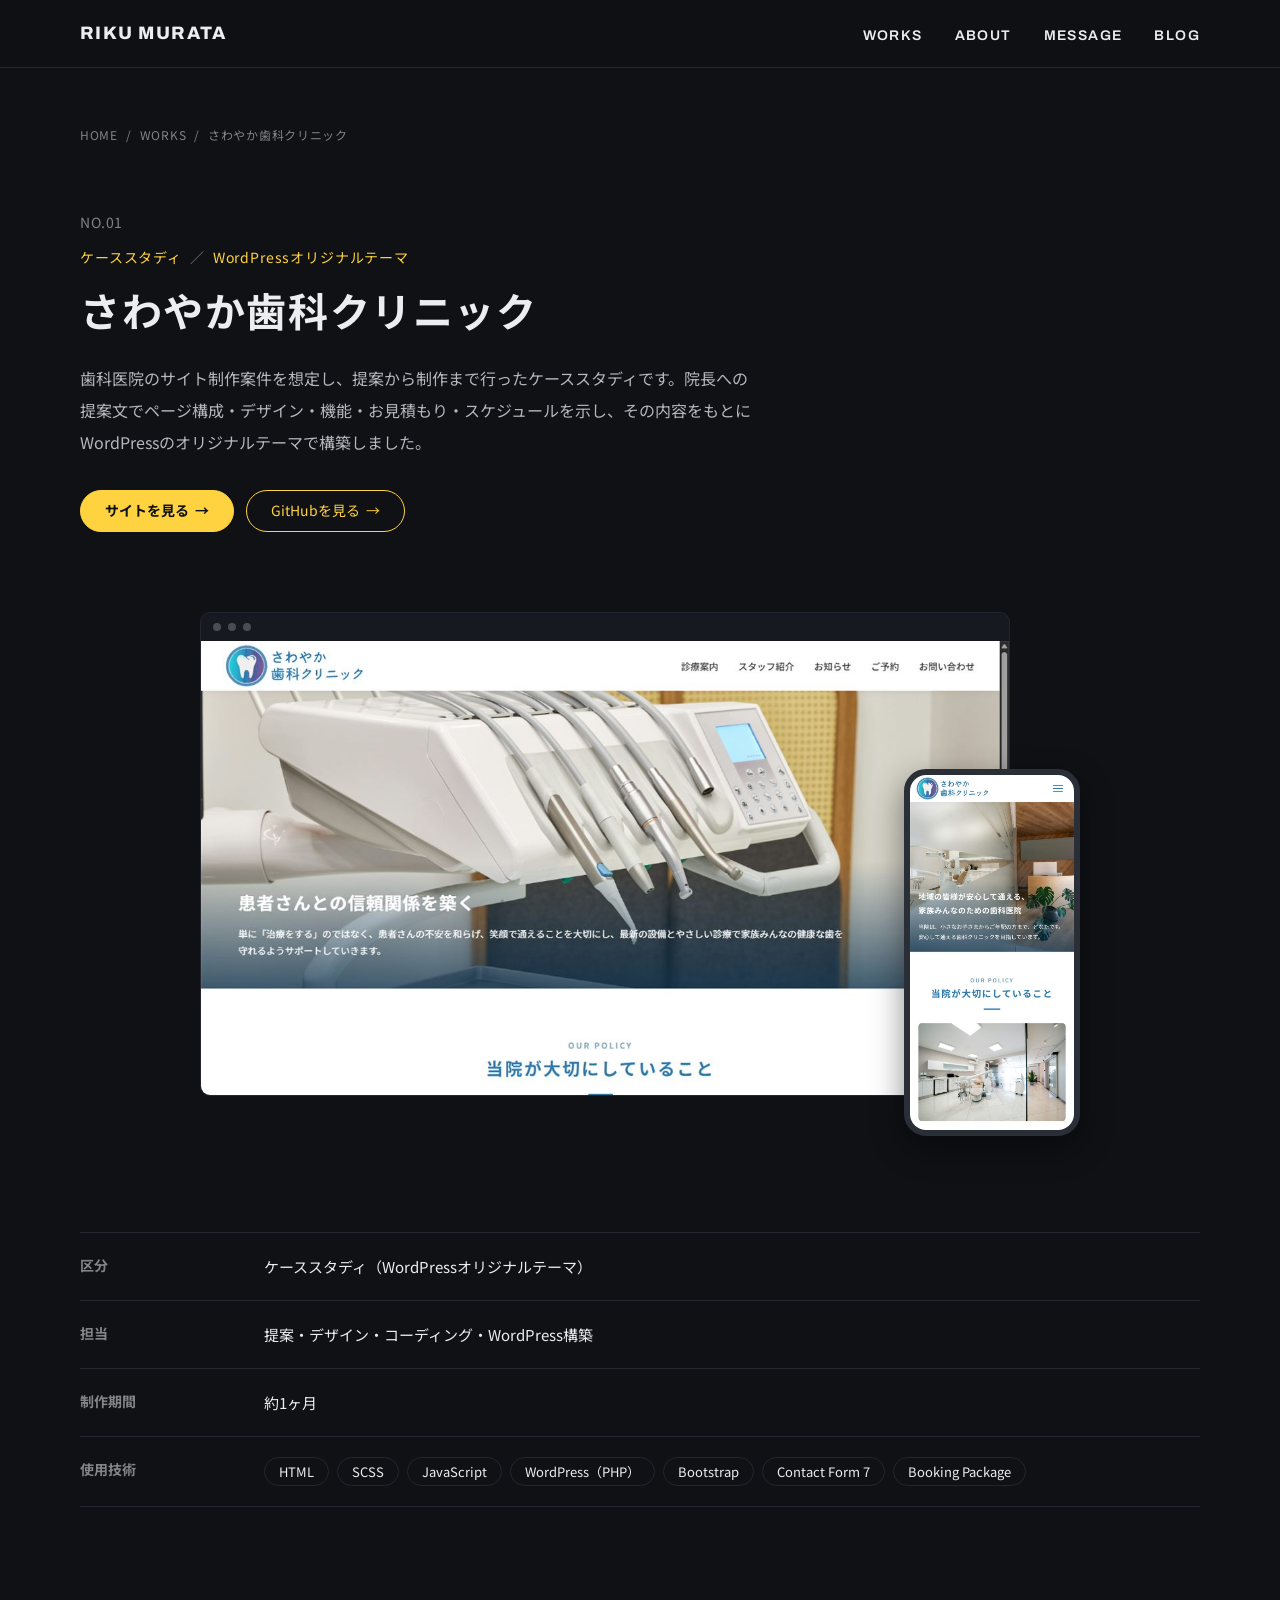
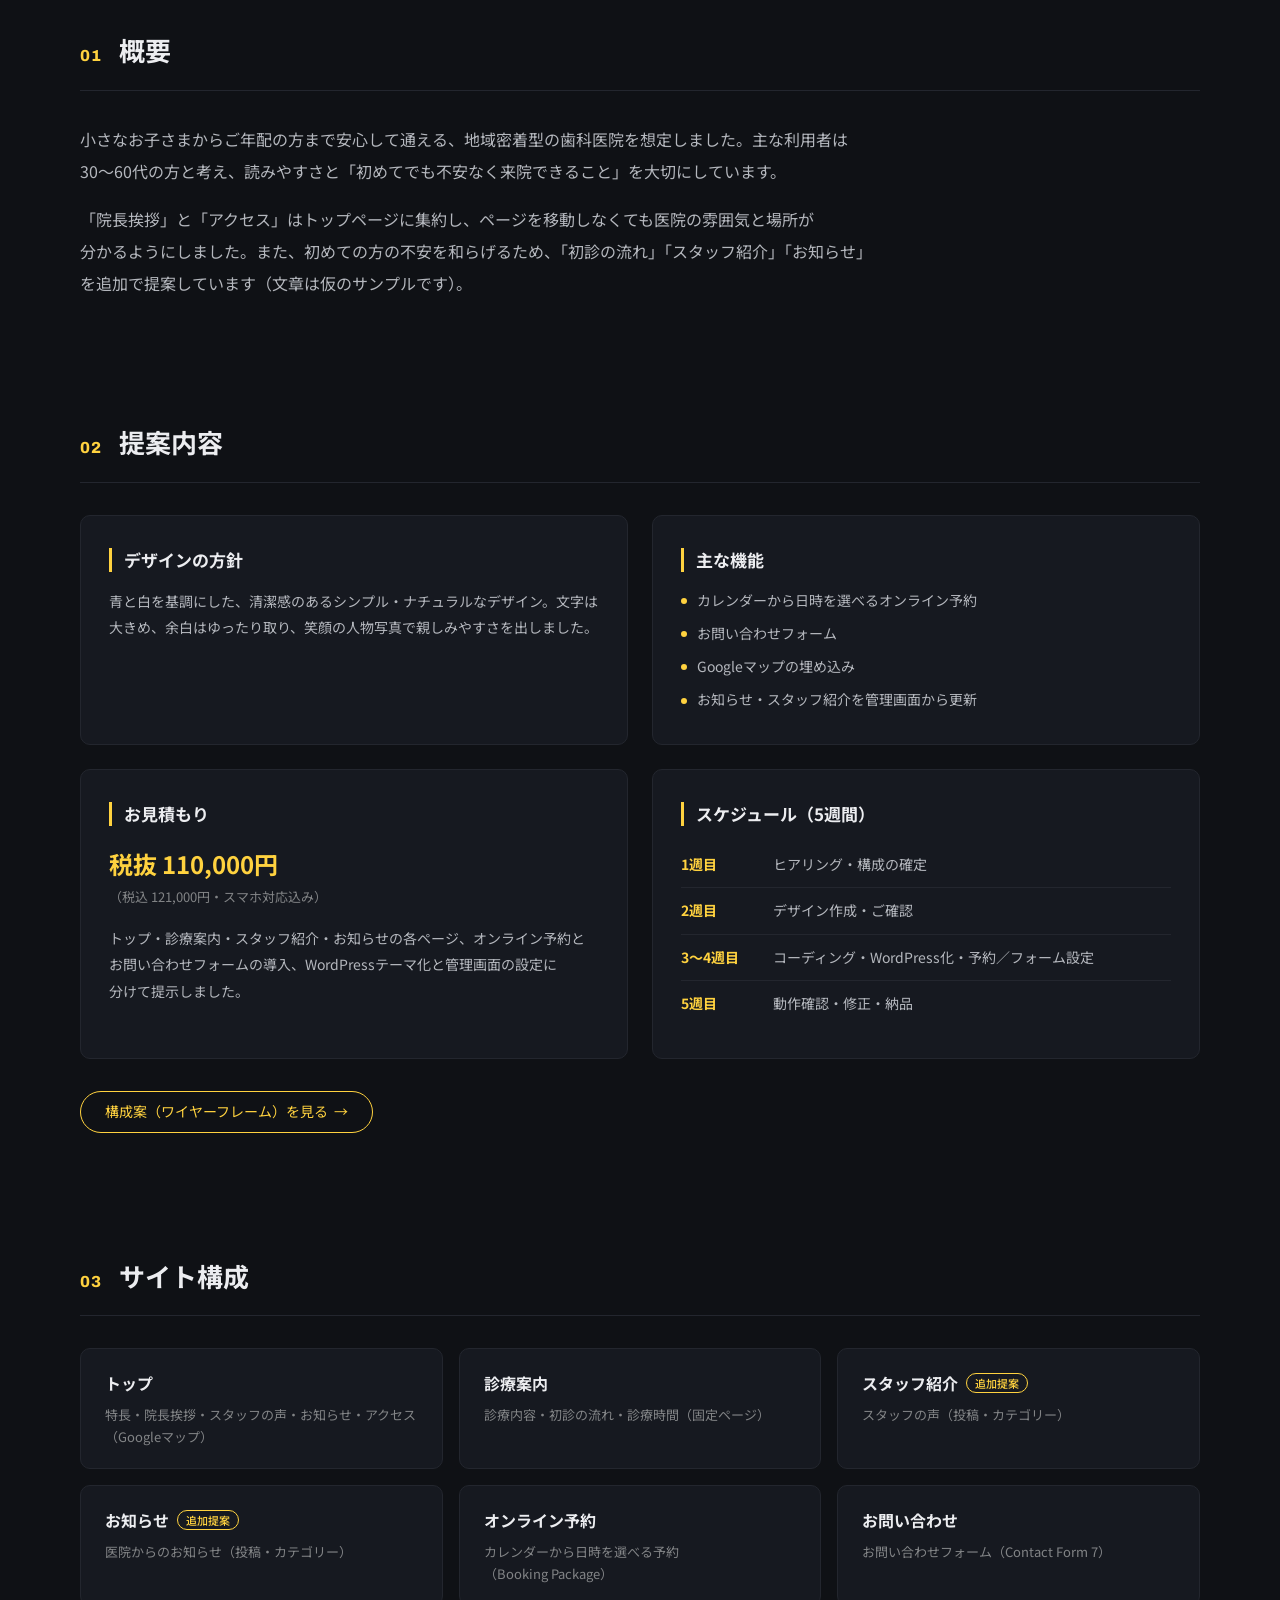
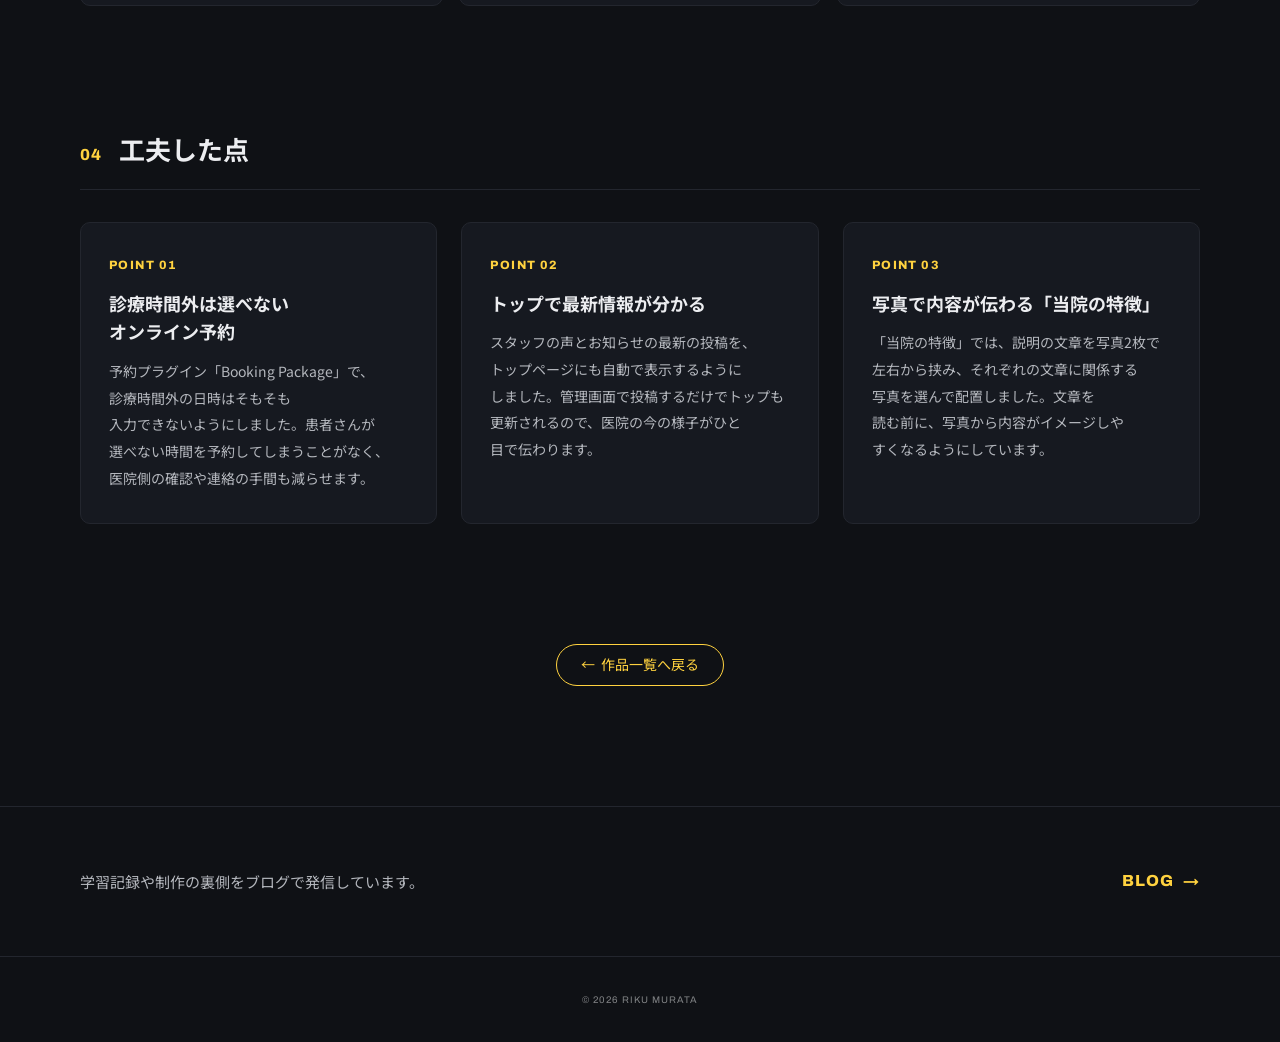
<file: works-dental.html>
<!DOCTYPE html>
<html lang="ja">

  <head>
    <meta charset="UTF-8">
    <meta name="viewport" content="width=device-width, initial-scale=1.0">
    <title>さわやか歯科クリニック | RIKU MURATA</title>
    <meta name="description" content="歯科医院のサイト制作を想定し、提案からWordPressオリジナルテーマでの構築まで行ったケーススタディ。">
    <link rel="preconnect" href="https://fonts.googleapis.com">
    <link rel="preconnect" href="https://fonts.gstatic.com" crossorigin>
    <link href="https://fonts.googleapis.com/css2?family=Archivo:wght@600;800&family=Noto+Sans+JP:wght@400;500;700&display=swap" rel="stylesheet">
    <link rel="stylesheet" href="css/style.css">
    <script src="js/main.js" defer></script>
  </head>

  <body>
    <!-- header -->
    <header class="l-header" id="top">
      <div class="l-header-inner l-container">
        <a class="logo" href="index.html">RIKU MURATA</a>

        <!-- nav -->
        <nav class="gnav" id="global-nav" aria-label="メインメニュー">
          <ul class="gnav-list">
            <li><a class="gnav-link" href="index.html#works">WORKS</a></li>
            <li><a class="gnav-link" href="index.html#about">ABOUT</a></li>
            <li><a class="gnav-link" href="index.html#message">MESSAGE</a></li>
            <li><a class="gnav-link gnav-link-accent" href="#blog">BLOG</a></li>
          </ul>
        </nav>

        <!-- ハンバーガーメニュー（SP） -->
        <button class="menu-toggle" type="button" aria-label="メニューを開く" aria-expanded="false" aria-controls="global-nav">
          <span class="menu-toggle-bar"></span>
          <span class="menu-toggle-bar"></span>
          <span class="menu-toggle-bar"></span>
        </button>
      </div>
    </header>

    <!-- main -->
    <main>
      <article class="work-detail">
        <div class="l-container">
          <!-- パンくずリスト -->
          <nav class="work-detail-crumb" aria-label="パンくずリスト">
            <ol>
              <li><a href="index.html">HOME</a></li>
              <li><a href="index.html#works">WORKS</a></li>
              <li aria-current="page">さわやか歯科クリニック</li>
            </ol>
          </nav>

          <!-- タイトルまわり -->
          <div class="work-detail-head">
            <p class="work-detail-num">NO.01</p>
            <p class="work-detail-category">ケーススタディ<span>／</span>WordPressオリジナルテーマ</p>
            <h1 class="work-detail-title">さわやか歯科クリニック</h1>
            <p class="work-detail-lead">歯科医院のサイト制作案件を想定し、提案から制作まで行ったケーススタディです。院長への提案文でページ構成・デザイン・機能・お見積もり・スケジュールを示し、その内容をもとにWordPressのオリジナルテーマで構築しました。</p>
            <div class="work-detail-links">
              <a class="btn btn-fill" href="https://atptdtmj0902.xsrv.jp/sawayakadentalclinic/" target="_blank" rel="noopener">サイトを見る</a>
              <a class="btn" href="https://github.com/Murata397/WP_dentalclinic" target="_blank" rel="noopener">GitHubを見る</a>
            </div>
          </div>

          <!-- メインの画像 -->
          <div class="work-detail-visual">
            <div class="mockup">
              <div class="mockup-pc">
                <div class="mockup-pc-bar" aria-hidden="true"><span></span><span></span><span></span></div>
                <img src="img/works/dental-pc.jpg" alt="さわやか歯科クリニックのPC表示" width="1200" height="1172">
              </div>
              <div class="mockup-sp">
                <img src="img/works/dental-sp.jpg" alt="さわやか歯科クリニックのスマホ表示" width="600" height="1298">
              </div>
            </div>
          </div>

          <!-- 作品情報 -->
          <dl class="work-detail-meta">
            <div>
              <dt>区分</dt>
              <dd>ケーススタディ（WordPressオリジナルテーマ）</dd>
            </div>
            <div>
              <dt>担当</dt>
              <dd>提案・デザイン・コーディング・WordPress構築</dd>
            </div>
            <div>
              <dt>制作期間</dt>
              <dd>約1ヶ月</dd>
            </div>
            <div>
              <dt>使用技術</dt>
              <dd>
                <ul class="work-detail-skills">
                  <li>HTML</li>
                  <li>SCSS</li>
                  <li>JavaScript</li>
                  <li>WordPress（PHP）</li>
                  <li>Bootstrap</li>
                  <li>Contact Form 7</li>
                  <li>Booking Package</li>
                </ul>
              </dd>
            </div>
          </dl>

          <!-- 01 概要 -->
          <section class="work-detail-section">
            <h2 class="work-detail-heading"><span>01</span>概要</h2>
            <div class="work-detail-text">
              <p>小さなお子さまからご年配の方まで安心して通える、地域密着型の歯科医院を想定しました。主な利用者は30〜60代の方と考え、読みやすさと「初めてでも不安なく来院できること」を大切にしています。</p>
              <p>「院長挨拶」と「アクセス」はトップページに集約し、ページを移動しなくても医院の雰囲気と場所が分かるようにしました。また、初めての方の不安を和らげるため、「初診の流れ」「スタッフ紹介」「お知らせ」を追加で提案しています（文章は仮のサンプルです）。</p>
            </div>
          </section>

          <!-- 02 提案内容 -->
          <section class="work-detail-section">
            <h2 class="work-detail-heading"><span>02</span>提案内容</h2>
            <ul class="work-detail-cards">
              <li class="work-detail-card">
                <h3 class="work-detail-card-title">デザインの方針</h3>
                <p class="work-detail-card-text">青と白を基調にした、清潔感のあるシンプル・ナチュラルなデザイン。文字は大きめ、余白はゆったり取り、笑顔の人物写真で親しみやすさを出しました。</p>
              </li>
              <li class="work-detail-card">
                <h3 class="work-detail-card-title">主な機能</h3>
                <ul class="work-detail-card-list">
                  <li>カレンダーから日時を選べるオンライン予約</li>
                  <li>お問い合わせフォーム</li>
                  <li>Googleマップの埋め込み</li>
                  <li>お知らせ・スタッフ紹介を管理画面から更新</li>
                </ul>
              </li>
              <li class="work-detail-card">
                <h3 class="work-detail-card-title">お見積もり</h3>
                <p class="work-detail-card-price">税抜 110,000円<span>（税込 121,000円・スマホ対応込み）</span></p>
                <p class="work-detail-card-text">トップ・診療案内・スタッフ紹介・お知らせの各ページ、オンライン予約とお問い合わせフォームの導入、WordPressテーマ化と管理画面の設定に分けて提示しました。</p>
              </li>
              <li class="work-detail-card">
                <h3 class="work-detail-card-title">スケジュール（5週間）</h3>
                <ol class="work-detail-card-steps">
                  <li><span>1週目</span>ヒアリング・構成の確定</li>
                  <li><span>2週目</span>デザイン作成・ご確認</li>
                  <li><span>3〜4週目</span>コーディング・WordPress化・予約／フォーム設定</li>
                  <li><span>5週目</span>動作確認・修正・納品</li>
                </ol>
              </li>
            </ul>
            <div class="work-detail-links">
              <a class="btn" href="https://canva.link/m32mzcehb2xida2" target="_blank" rel="noopener">構成案（ワイヤーフレーム）を見る</a>
            </div>
          </section>

          <!-- 03 サイト構成 -->
          <section class="work-detail-section">
            <h2 class="work-detail-heading"><span>03</span>サイト構成</h2>
            <ul class="work-detail-pages">
              <li>
                <strong>トップ</strong>
                <span>特長・院長挨拶・スタッフの声・お知らせ・アクセス（Googleマップ）</span>
              </li>
              <li>
                <strong>診療案内</strong>
                <span>診療内容・初診の流れ・診療時間（固定ページ）</span>
              </li>
              <li>
                <strong>スタッフ紹介<em>追加提案</em></strong>
                <span>スタッフの声（投稿・カテゴリー）</span>
              </li>
              <li>
                <strong>お知らせ<em>追加提案</em></strong>
                <span>医院からのお知らせ（投稿・カテゴリー）</span>
              </li>
              <li>
                <strong>オンライン予約</strong>
                <span>カレンダーから日時を選べる予約（Booking Package）</span>
              </li>
              <li>
                <strong>お問い合わせ</strong>
                <span>お問い合わせフォーム（Contact Form 7）</span>
              </li>
            </ul>
          </section>

          <!-- 04 工夫した点 -->
          <section class="work-detail-section">
            <h2 class="work-detail-heading"><span>04</span>工夫した点</h2>
            <ul class="work-detail-points">
              <li class="work-detail-point">
                <p class="work-detail-point-num">POINT 01</p>
                <h3 class="work-detail-point-title">診療時間外は選べないオンライン予約</h3>
                <p class="work-detail-point-text">予約プラグイン「Booking Package」で、診療時間外の日時はそもそも入力できないようにしました。患者さんが選べない時間を予約してしまうことがなく、医院側の確認や連絡の手間も減らせます。</p>
              </li>
              <li class="work-detail-point">
                <p class="work-detail-point-num">POINT 02</p>
                <h3 class="work-detail-point-title">トップで最新情報が分かる</h3>
                <p class="work-detail-point-text">スタッフの声とお知らせの最新の投稿を、トップページにも自動で表示するようにしました。管理画面で投稿するだけでトップも更新されるので、医院の今の様子がひと目で伝わります。</p>
              </li>
              <li class="work-detail-point">
                <p class="work-detail-point-num">POINT 03</p>
                <h3 class="work-detail-point-title">写真で内容が伝わる「当院の特徴」</h3>
                <p class="work-detail-point-text">「当院の特徴」では、説明の文章を写真2枚で左右から挟み、それぞれの文章に関係する写真を選んで配置しました。文章を読む前に、写真から内容がイメージしやすくなるようにしています。</p>
              </li>
            </ul>
          </section>

          <!-- 一覧へ戻る -->
          <div class="work-detail-back">
            <a class="btn btn-back" href="index.html#works">作品一覧へ戻る</a>
          </div>
        </div>
      </article>

      <!-- blog -->
      <section class="blog-guide" id="blog">
        <div class="l-container blog-guide-inner">
          <p class="blog-guide-text">学習記録や制作の裏側をブログで発信しています。</p>
          <!-- ブログのURLが決まったら href を差し替える -->
          <a class="blog-guide-link" href="#">BLOG</a>
        </div>
      </section>
    </main>

    <!-- footer -->
    <footer class="l-footer">
      <p class="l-footer-copy"><small>&copy; 2026 RIKU MURATA</small></p>
    </footer>
  </body>

</html>
</file>
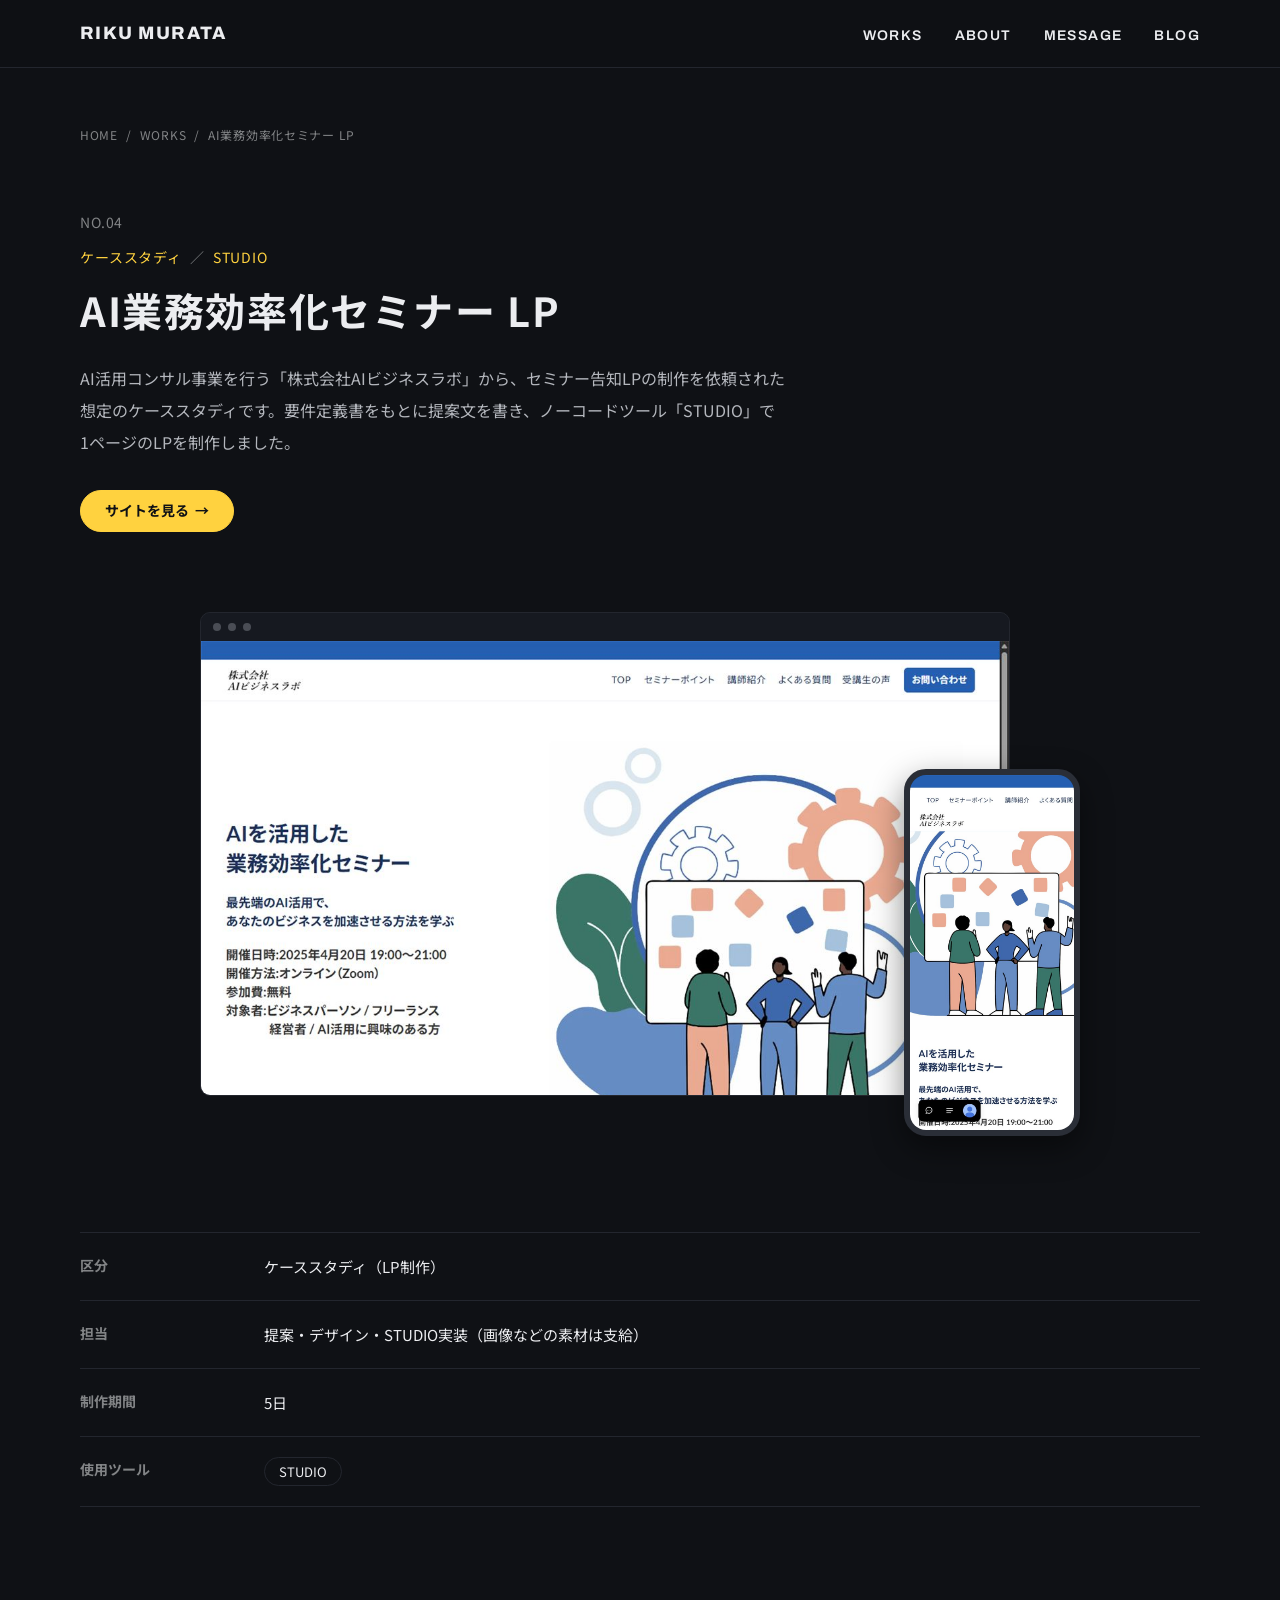
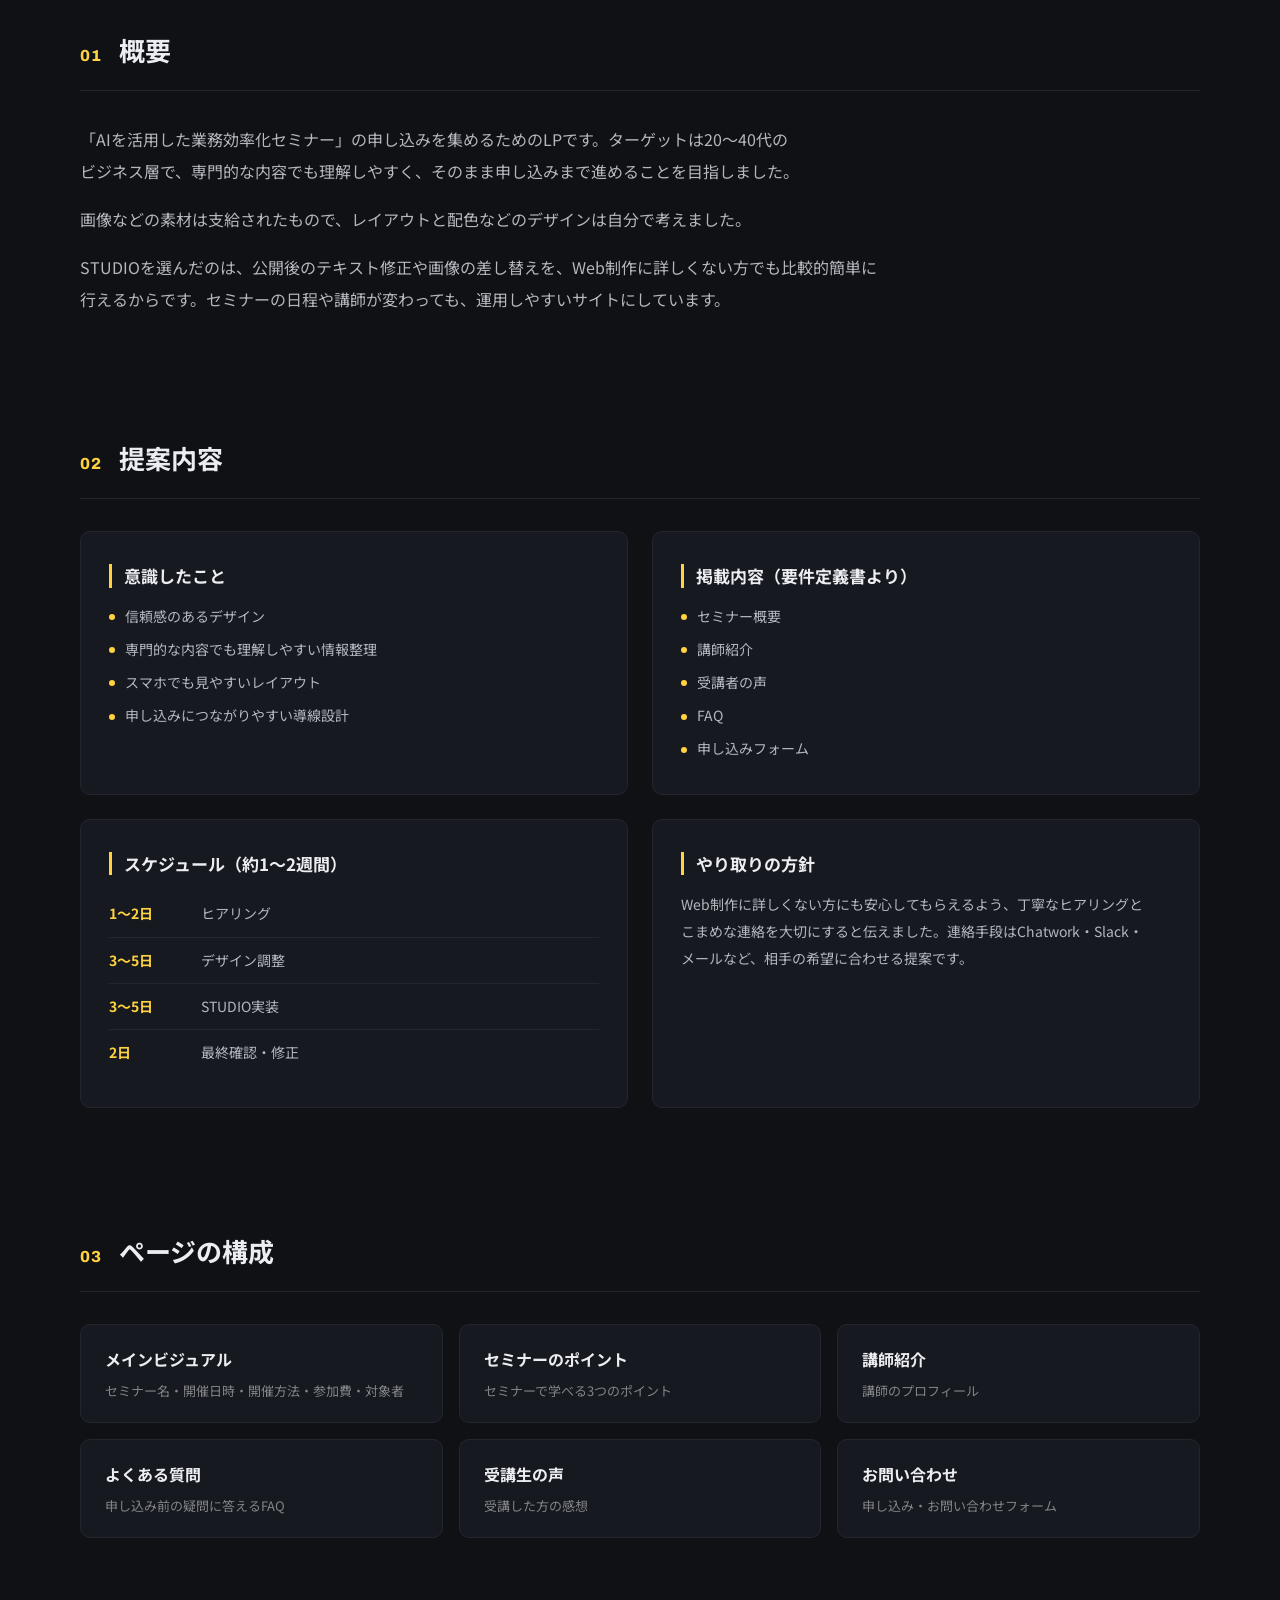
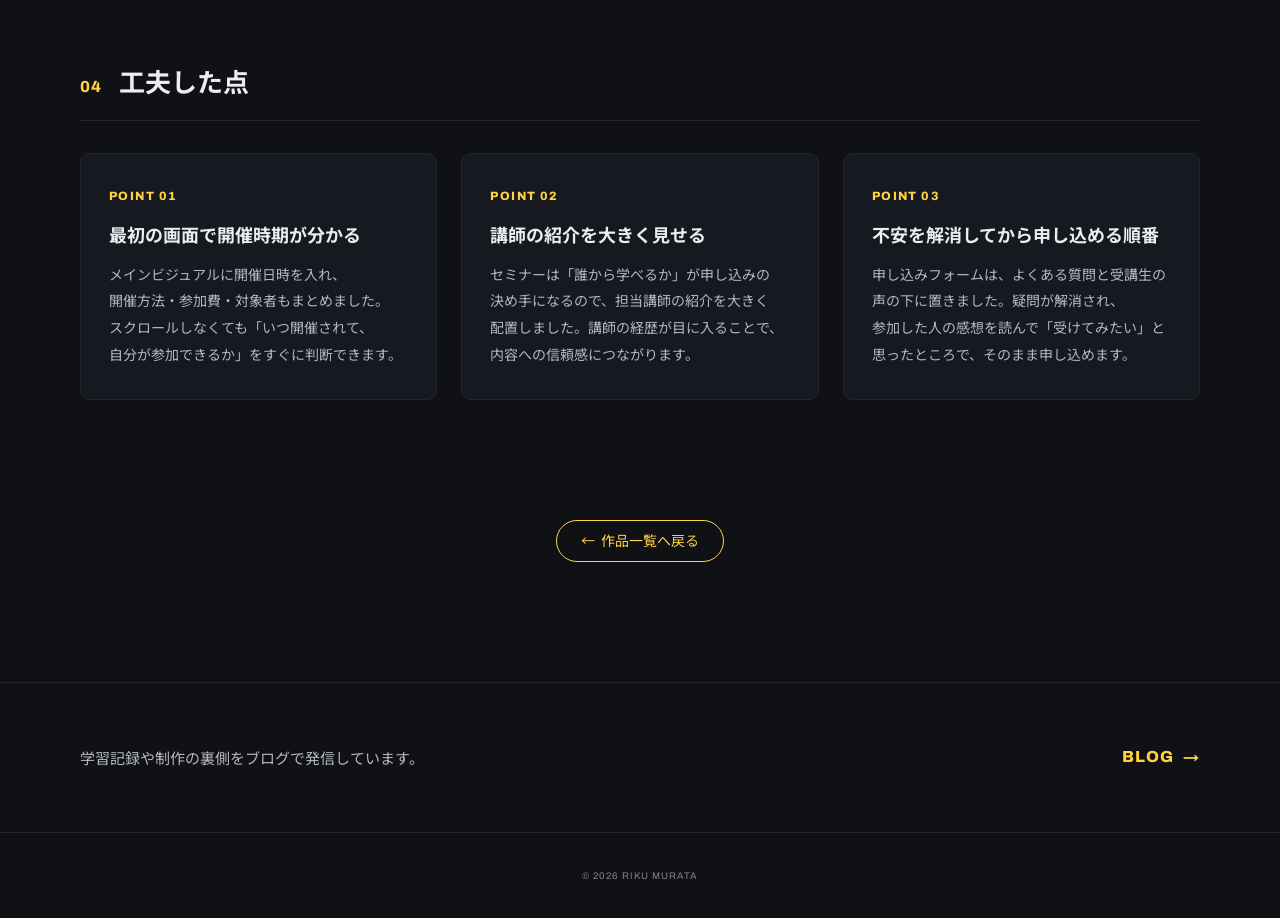
<file: works-studio.html>
<!DOCTYPE html>
<html lang="ja">

  <head>
    <meta charset="UTF-8">
    <meta name="viewport" content="width=device-width, initial-scale=1.0">
    <title>AI業務効率化セミナー LP | RIKU MURATA</title>
    <meta name="description" content="AI活用コンサル会社のセミナー告知LPを想定し、提案からSTUDIOでの制作まで行ったケーススタディ。">
    <link rel="preconnect" href="https://fonts.googleapis.com">
    <link rel="preconnect" href="https://fonts.gstatic.com" crossorigin>
    <link href="https://fonts.googleapis.com/css2?family=Archivo:wght@600;800&family=Noto+Sans+JP:wght@400;500;700&display=swap" rel="stylesheet">
    <link rel="stylesheet" href="css/style.css">
    <script src="js/main.js" defer></script>
  </head>

  <body>
    <!-- header -->
    <header class="l-header" id="top">
      <div class="l-header-inner l-container">
        <a class="logo" href="index.html">RIKU MURATA</a>

        <!-- nav -->
        <nav class="gnav" id="global-nav" aria-label="メインメニュー">
          <ul class="gnav-list">
            <li><a class="gnav-link" href="index.html#works">WORKS</a></li>
            <li><a class="gnav-link" href="index.html#about">ABOUT</a></li>
            <li><a class="gnav-link" href="index.html#message">MESSAGE</a></li>
            <li><a class="gnav-link gnav-link-accent" href="#blog">BLOG</a></li>
          </ul>
        </nav>

        <!-- ハンバーガーメニュー（SP） -->
        <button class="menu-toggle" type="button" aria-label="メニューを開く" aria-expanded="false" aria-controls="global-nav">
          <span class="menu-toggle-bar"></span>
          <span class="menu-toggle-bar"></span>
          <span class="menu-toggle-bar"></span>
        </button>
      </div>
    </header>

    <!-- main -->
    <main>
      <article class="work-detail">
        <div class="l-container">
          <!-- パンくずリスト -->
          <nav class="work-detail-crumb" aria-label="パンくずリスト">
            <ol>
              <li><a href="index.html">HOME</a></li>
              <li><a href="index.html#works">WORKS</a></li>
              <li aria-current="page">AI業務効率化セミナー LP</li>
            </ol>
          </nav>

          <!-- タイトルまわり -->
          <div class="work-detail-head">
            <p class="work-detail-num">NO.04</p>
            <p class="work-detail-category">ケーススタディ<span>／</span>STUDIO</p>
            <h1 class="work-detail-title">AI業務効率化セミナー LP</h1>
            <p class="work-detail-lead">AI活用コンサル事業を行う「株式会社AIビジネスラボ」から、セミナー告知LPの制作を依頼された想定のケーススタディです。要件定義書をもとに提案文を書き、ノーコードツール「STUDIO」で1ページのLPを制作しました。</p>
            <div class="work-detail-links">
              <a class="btn btn-fill" href="https://blue511433.studio.site/" target="_blank" rel="noopener">サイトを見る</a>
            </div>
          </div>

          <!-- メインの画像 -->
          <div class="work-detail-visual">
            <div class="mockup">
              <div class="mockup-pc">
                <div class="mockup-pc-bar" aria-hidden="true"><span></span><span></span><span></span></div>
                <img src="img/works/studio-pc.jpg" alt="AI業務効率化セミナーLPのPC表示" width="1200" height="1172">
              </div>
              <div class="mockup-sp">
                <img src="img/works/studio-sp.jpg" alt="AI業務効率化セミナーLPのスマホ表示" width="600" height="1298">
              </div>
            </div>
          </div>

          <!-- 作品情報 -->
          <dl class="work-detail-meta">
            <div>
              <dt>区分</dt>
              <dd>ケーススタディ（LP制作）</dd>
            </div>
            <div>
              <dt>担当</dt>
              <dd>提案・デザイン・STUDIO実装（画像などの素材は支給）</dd>
            </div>
            <div>
              <dt>制作期間</dt>
              <dd>5日</dd>
            </div>
            <div>
              <dt>使用ツール</dt>
              <dd>
                <ul class="work-detail-skills">
                  <li>STUDIO</li>
                </ul>
              </dd>
            </div>
          </dl>

          <!-- 01 概要 -->
          <section class="work-detail-section">
            <h2 class="work-detail-heading"><span>01</span>概要</h2>
            <div class="work-detail-text">
              <p>「AIを活用した業務効率化セミナー」の申し込みを集めるためのLPです。ターゲットは20〜40代のビジネス層で、専門的な内容でも理解しやすく、そのまま申し込みまで進めることを目指しました。</p>
              <p>画像などの素材は支給されたもので、レイアウトと配色などのデザインは自分で考えました。</p>
              <p>STUDIOを選んだのは、公開後のテキスト修正や画像の差し替えを、Web制作に詳しくない方でも比較的簡単に行えるからです。セミナーの日程や講師が変わっても、運用しやすいサイトにしています。</p>
            </div>
          </section>

          <!-- 02 提案内容 -->
          <section class="work-detail-section">
            <h2 class="work-detail-heading"><span>02</span>提案内容</h2>
            <ul class="work-detail-cards">
              <li class="work-detail-card">
                <h3 class="work-detail-card-title">意識したこと</h3>
                <ul class="work-detail-card-list">
                  <li>信頼感のあるデザイン</li>
                  <li>専門的な内容でも理解しやすい情報整理</li>
                  <li>スマホでも見やすいレイアウト</li>
                  <li>申し込みにつながりやすい導線設計</li>
                </ul>
              </li>
              <li class="work-detail-card">
                <h3 class="work-detail-card-title">掲載内容（要件定義書より）</h3>
                <ul class="work-detail-card-list">
                  <li>セミナー概要</li>
                  <li>講師紹介</li>
                  <li>受講者の声</li>
                  <li>FAQ</li>
                  <li>申し込みフォーム</li>
                </ul>
              </li>
              <li class="work-detail-card">
                <h3 class="work-detail-card-title">スケジュール（約1〜2週間）</h3>
                <ol class="work-detail-card-steps">
                  <li><span>1〜2日</span>ヒアリング</li>
                  <li><span>3〜5日</span>デザイン調整</li>
                  <li><span>3〜5日</span>STUDIO実装</li>
                  <li><span>2日</span>最終確認・修正</li>
                </ol>
              </li>
              <li class="work-detail-card">
                <h3 class="work-detail-card-title">やり取りの方針</h3>
                <p class="work-detail-card-text">Web制作に詳しくない方にも安心してもらえるよう、丁寧なヒアリングとこまめな連絡を大切にすると伝えました。連絡手段はChatwork・Slack・メールなど、相手の希望に合わせる提案です。</p>
              </li>
            </ul>
          </section>

          <!-- 03 ページの構成 -->
          <section class="work-detail-section">
            <h2 class="work-detail-heading"><span>03</span>ページの構成</h2>
            <ul class="work-detail-pages">
              <li>
                <strong>メインビジュアル</strong>
                <span>セミナー名・開催日時・開催方法・参加費・対象者</span>
              </li>
              <li>
                <strong>セミナーのポイント</strong>
                <span>セミナーで学べる3つのポイント</span>
              </li>
              <li>
                <strong>講師紹介</strong>
                <span>講師のプロフィール</span>
              </li>
              <li>
                <strong>よくある質問</strong>
                <span>申し込み前の疑問に答えるFAQ</span>
              </li>
              <li>
                <strong>受講生の声</strong>
                <span>受講した方の感想</span>
              </li>
              <li>
                <strong>お問い合わせ</strong>
                <span>申し込み・お問い合わせフォーム</span>
              </li>
            </ul>
          </section>

          <!-- 04 工夫した点 -->
          <section class="work-detail-section">
            <h2 class="work-detail-heading"><span>04</span>工夫した点</h2>
            <ul class="work-detail-points">
              <li class="work-detail-point">
                <p class="work-detail-point-num">POINT 01</p>
                <h3 class="work-detail-point-title">最初の画面で開催時期が分かる</h3>
                <p class="work-detail-point-text">メインビジュアルに開催日時を入れ、開催方法・参加費・対象者もまとめました。スクロールしなくても「いつ開催されて、自分が参加できるか」をすぐに判断できます。</p>
              </li>
              <li class="work-detail-point">
                <p class="work-detail-point-num">POINT 02</p>
                <h3 class="work-detail-point-title">講師の紹介を大きく見せる</h3>
                <p class="work-detail-point-text">セミナーは「誰から学べるか」が申し込みの決め手になるので、担当講師の紹介を大きく配置しました。講師の経歴が目に入ることで、内容への信頼感につながります。</p>
              </li>
              <li class="work-detail-point">
                <p class="work-detail-point-num">POINT 03</p>
                <h3 class="work-detail-point-title">不安を解消してから申し込める順番</h3>
                <p class="work-detail-point-text">申し込みフォームは、よくある質問と受講生の声の下に置きました。疑問が解消され、参加した人の感想を読んで「受けてみたい」と思ったところで、そのまま申し込めます。</p>
              </li>
            </ul>
          </section>

          <!-- 一覧へ戻る -->
          <div class="work-detail-back">
            <a class="btn btn-back" href="index.html#works">作品一覧へ戻る</a>
          </div>
        </div>
      </article>

      <!-- blog -->
      <section class="blog-guide" id="blog">
        <div class="l-container blog-guide-inner">
          <p class="blog-guide-text">学習記録や制作の裏側をブログで発信しています。</p>
          <!-- ブログのURLが決まったら href を差し替える -->
          <a class="blog-guide-link" href="#">BLOG</a>
        </div>
      </section>
    </main>

    <!-- footer -->
    <footer class="l-footer">
      <p class="l-footer-copy"><small>&copy; 2026 RIKU MURATA</small></p>
    </footer>
  </body>

</html>
</file>
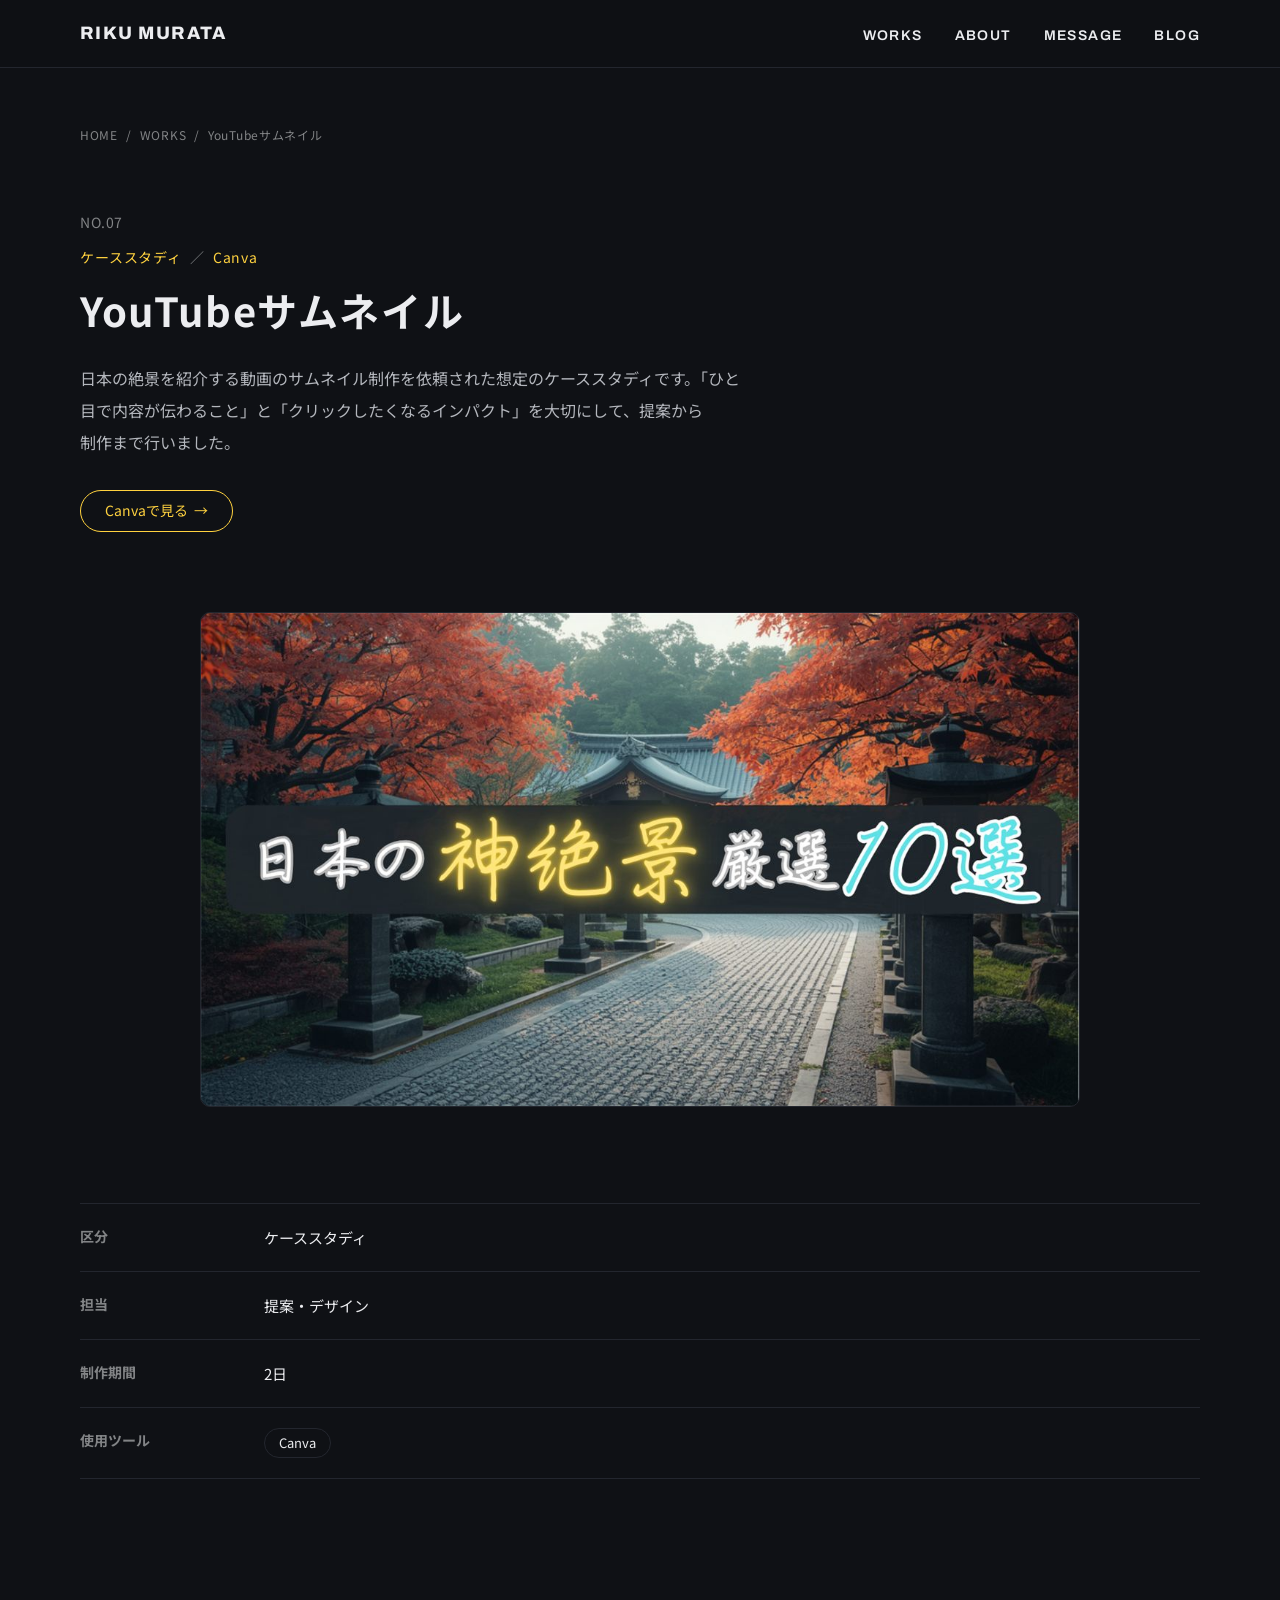
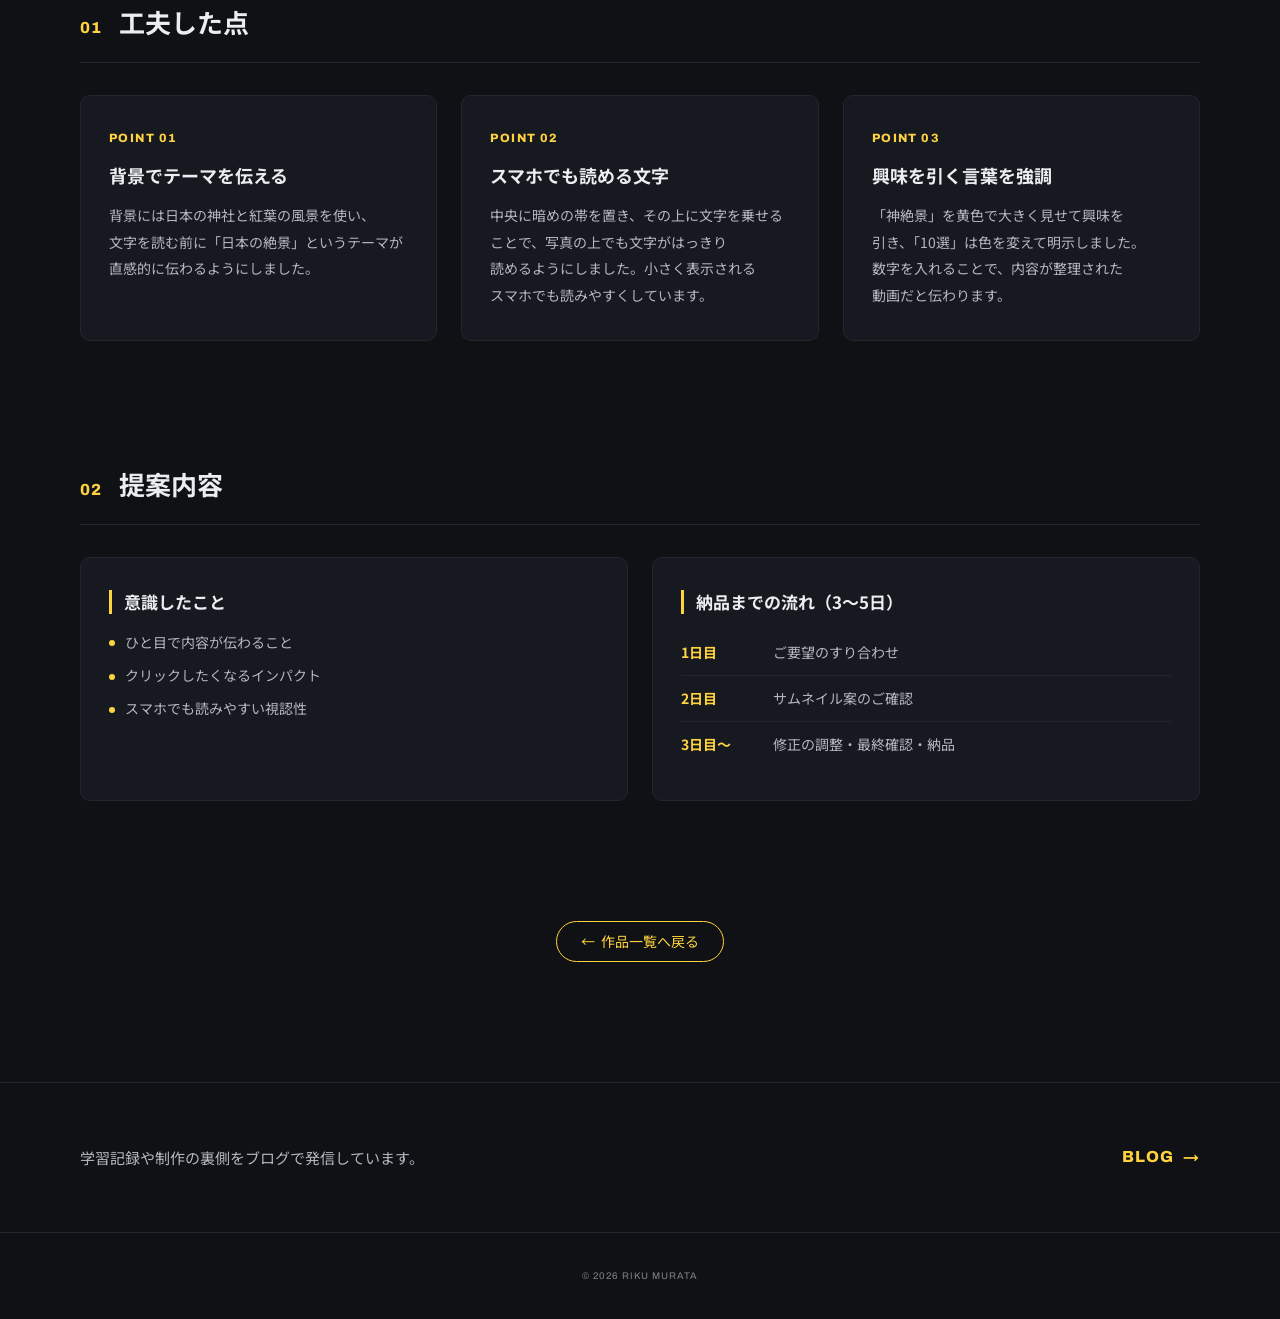
<file: works-thumbnail.html>
<!DOCTYPE html>
<html lang="ja">

  <head>
    <meta charset="UTF-8">
    <meta name="viewport" content="width=device-width, initial-scale=1.0">
    <title>YouTubeサムネイル | RIKU MURATA</title>
    <meta name="description" content="日本の絶景を紹介する動画を想定したYouTubeサムネイル。視認性とクリックしたくなるインパクトを意識し、提案から制作まで行ったケーススタディ。">
    <link rel="preconnect" href="https://fonts.googleapis.com">
    <link rel="preconnect" href="https://fonts.gstatic.com" crossorigin>
    <link href="https://fonts.googleapis.com/css2?family=Archivo:wght@600;800&family=Noto+Sans+JP:wght@400;500;700&display=swap" rel="stylesheet">
    <link rel="stylesheet" href="css/style.css">
    <script src="js/main.js" defer></script>
  </head>

  <body>
    <!-- header -->
    <header class="l-header" id="top">
      <div class="l-header-inner l-container">
        <a class="logo" href="index.html">RIKU MURATA</a>

        <!-- nav -->
        <nav class="gnav" id="global-nav" aria-label="メインメニュー">
          <ul class="gnav-list">
            <li><a class="gnav-link" href="index.html#works">WORKS</a></li>
            <li><a class="gnav-link" href="index.html#about">ABOUT</a></li>
            <li><a class="gnav-link" href="index.html#message">MESSAGE</a></li>
            <li><a class="gnav-link gnav-link-accent" href="#blog">BLOG</a></li>
          </ul>
        </nav>

        <!-- ハンバーガーメニュー（SP） -->
        <button class="menu-toggle" type="button" aria-label="メニューを開く" aria-expanded="false" aria-controls="global-nav">
          <span class="menu-toggle-bar"></span>
          <span class="menu-toggle-bar"></span>
          <span class="menu-toggle-bar"></span>
        </button>
      </div>
    </header>

    <!-- main -->
    <main>
      <article class="work-detail">
        <div class="l-container">
          <!-- パンくずリスト -->
          <nav class="work-detail-crumb" aria-label="パンくずリスト">
            <ol>
              <li><a href="index.html">HOME</a></li>
              <li><a href="index.html#works">WORKS</a></li>
              <li aria-current="page">YouTubeサムネイル</li>
            </ol>
          </nav>

          <!-- タイトルまわり -->
          <div class="work-detail-head">
            <p class="work-detail-num">NO.07</p>
            <p class="work-detail-category">ケーススタディ<span>／</span>Canva</p>
            <h1 class="work-detail-title">YouTubeサムネイル</h1>
            <p class="work-detail-lead">日本の絶景を紹介する動画のサムネイル制作を依頼された想定のケーススタディです。「ひと目で内容が伝わること」と「クリックしたくなるインパクト」を大切にして、提案から制作まで行いました。</p>
            <div class="work-detail-links">
              <a class="btn" href="https://canva.link/wtd3slhlqmqkh0d" target="_blank" rel="noopener">Canvaで見る</a>
            </div>
          </div>

          <!-- 作品画像 -->
          <div class="work-detail-visual">
            <div class="work-detail-image">
              <img src="img/works/thumbnail.jpg" alt="YouTubeサムネイル「日本の神絶景 厳選10選」。紅葉と神社の写真の中央に、暗めの帯と大きな文字" width="1200" height="675">
            </div>
          </div>

          <!-- 作品情報 -->
          <dl class="work-detail-meta">
            <div>
              <dt>区分</dt>
              <dd>ケーススタディ</dd>
            </div>
            <div>
              <dt>担当</dt>
              <dd>提案・デザイン</dd>
            </div>
            <div>
              <dt>制作期間</dt>
              <dd>2日</dd>
            </div>
            <div>
              <dt>使用ツール</dt>
              <dd>
                <ul class="work-detail-skills">
                  <li>Canva</li>
                </ul>
              </dd>
            </div>
          </dl>

          <!-- 01 工夫した点 -->
          <section class="work-detail-section">
            <h2 class="work-detail-heading"><span>01</span>工夫した点</h2>
            <ul class="work-detail-points">
              <li class="work-detail-point">
                <p class="work-detail-point-num">POINT 01</p>
                <h3 class="work-detail-point-title">背景でテーマを伝える</h3>
                <p class="work-detail-point-text">背景には日本の神社と紅葉の風景を使い、文字を読む前に「日本の絶景」というテーマが直感的に伝わるようにしました。</p>
              </li>
              <li class="work-detail-point">
                <p class="work-detail-point-num">POINT 02</p>
                <h3 class="work-detail-point-title">スマホでも読める文字</h3>
                <p class="work-detail-point-text">中央に暗めの帯を置き、その上に文字を乗せることで、写真の上でも文字がはっきり読めるようにしました。小さく表示されるスマホでも読みやすくしています。</p>
              </li>
              <li class="work-detail-point">
                <p class="work-detail-point-num">POINT 03</p>
                <h3 class="work-detail-point-title">興味を引く言葉を強調</h3>
                <p class="work-detail-point-text">「神絶景」を黄色で大きく見せて興味を引き、「10選」は色を変えて明示しました。数字を入れることで、内容が整理された動画だと伝わります。</p>
              </li>
            </ul>
          </section>

          <!-- 02 提案内容 -->
          <section class="work-detail-section">
            <h2 class="work-detail-heading"><span>02</span>提案内容</h2>
            <ul class="work-detail-cards">
              <li class="work-detail-card">
                <h3 class="work-detail-card-title">意識したこと</h3>
                <ul class="work-detail-card-list">
                  <li>ひと目で内容が伝わること</li>
                  <li>クリックしたくなるインパクト</li>
                  <li>スマホでも読みやすい視認性</li>
                </ul>
              </li>
              <li class="work-detail-card">
                <h3 class="work-detail-card-title">納品までの流れ（3〜5日）</h3>
                <ol class="work-detail-card-steps">
                  <li><span>1日目</span>ご要望のすり合わせ</li>
                  <li><span>2日目</span>サムネイル案のご確認</li>
                  <li><span>3日目〜</span>修正の調整・最終確認・納品</li>
                </ol>
              </li>
            </ul>
          </section>

          <!-- 一覧へ戻る -->
          <div class="work-detail-back">
            <a class="btn btn-back" href="index.html#works">作品一覧へ戻る</a>
          </div>
        </div>
      </article>

      <!-- blog -->
      <section class="blog-guide" id="blog">
        <div class="l-container blog-guide-inner">
          <p class="blog-guide-text">学習記録や制作の裏側をブログで発信しています。</p>
          <!-- ブログのURLが決まったら href を差し替える -->
          <a class="blog-guide-link" href="#">BLOG</a>
        </div>
      </section>
    </main>

    <!-- footer -->
    <footer class="l-footer">
      <p class="l-footer-copy"><small>&copy; 2026 RIKU MURATA</small></p>
    </footer>
  </body>

</html>
</file>
<file: css/style.css>
@charset "UTF-8";
/*! destyle.css v4.0.1 | MIT License | https://github.com/nicolas-cusan/destyle.css */
/* Reset box-model and set borders */
/* ============================================ */
*,
::before,
::after {
  -webkit-box-sizing: border-box;
          box-sizing: border-box;
  border-style: solid;
  border-width: 0;
  min-width: 0;
}

/* Document */
/* ============================================ */
/**
 * 1. Correct the line height in all browsers.
 * 2. Prevent adjustments of font size after orientation changes in iOS.
 * 3. Remove gray overlay on links for iOS.
 */
html {
  line-height: 1.15; /* 1 */
  -webkit-text-size-adjust: 100%; /* 2 */
  -webkit-tap-highlight-color: transparent; /* 3*/
}

/* Sections */
/* ============================================ */
/**
 * Remove the margin in all browsers.
 */
body {
  margin: 0;
}

/**
 * Render the `main` element consistently in IE.
 */
main {
  display: block;
}

/* Vertical rhythm */
/* ============================================ */
p,
table,
blockquote,
address,
pre,
iframe,
form,
figure,
dl {
  margin: 0;
}

/* Headings */
/* ============================================ */
h1,
h2,
h3,
h4,
h5,
h6 {
  font-size: inherit;
  font-weight: inherit;
  margin: 0;
}

/* Lists (enumeration) */
/* ============================================ */
ul,
ol {
  margin: 0;
  padding: 0;
  list-style: none;
}

/* Lists (definition) */
/* ============================================ */
dt {
  font-weight: bold;
}

dd {
  margin-left: 0;
}

/* Grouping content */
/* ============================================ */
/**
 * 1. Add the correct box sizing in Firefox.
 * 2. Show the overflow in Edge and IE.
 */
hr {
  -webkit-box-sizing: content-box;
          box-sizing: content-box; /* 1 */
  height: 0; /* 1 */
  overflow: visible; /* 2 */
  border-top-width: 1px;
  margin: 0;
  clear: both;
  color: inherit;
}

/**
 * 1. Correct the inheritance and scaling of font size in all browsers.
 * 2. Correct the odd `em` font sizing in all browsers.
 */
pre {
  font-family: monospace, monospace; /* 1 */
  font-size: inherit; /* 2 */
}

address {
  font-style: inherit;
}

/* Text-level semantics */
/* ============================================ */
/**
 * Remove the gray background on active links in IE 10.
 */
a {
  background-color: transparent;
  text-decoration: none;
  color: inherit;
}

/**
 * 1. Remove the bottom border in Chrome 57-
 * 2. Add the correct text decoration in Chrome, Edge, IE, Opera, and Safari.
 */
abbr[title] {
  -webkit-text-decoration: underline dotted;
          text-decoration: underline dotted; /* 2 */
}

/**
 * Add the correct font weight in Chrome, Edge, and Safari.
 */
b,
strong {
  font-weight: bolder;
}

/**
 * 1. Correct the inheritance and scaling of font size in all browsers.
 * 2. Correct the odd `em` font sizing in all browsers.
 */
code,
kbd,
samp {
  font-family: monospace, monospace; /* 1 */
  font-size: inherit; /* 2 */
}

/**
 * Add the correct font size in all browsers.
 */
small {
  font-size: 80%;
}

/**
 * Prevent `sub` and `sup` elements from affecting the line height in
 * all browsers.
 */
sub,
sup {
  font-size: 75%;
  line-height: 0;
  position: relative;
  vertical-align: baseline;
}

sub {
  bottom: -0.25em;
}

sup {
  top: -0.5em;
}

/* Replaced content */
/* ============================================ */
/**
 * Prevent vertical alignment issues.
 */
svg,
img,
embed,
object,
iframe {
  vertical-align: bottom;
}

/* Forms */
/* ============================================ */
/**
 * Reset form fields to make them styleable.
 * 1. Make form elements stylable across systems iOS especially.
 * 2. Inherit text-transform from parent.
 */
button,
input,
optgroup,
select,
textarea {
  -webkit-appearance: none; /* 1 */
  -moz-appearance: none;
       appearance: none;
  vertical-align: middle;
  color: inherit;
  font: inherit;
  background: transparent;
  padding: 0;
  margin: 0;
  border-radius: 0;
  text-align: inherit;
  text-transform: inherit; /* 2 */
}

/**
 * Correct cursors for clickable elements.
 */
button,
[type=button],
[type=reset],
[type=submit] {
  cursor: pointer;
}

button:disabled,
[type=button]:disabled,
[type=reset]:disabled,
[type=submit]:disabled {
  cursor: default;
}

/**
 * Improve outlines for Firefox and unify style with input elements & buttons.
 */
:-moz-focusring {
  outline: auto;
}

select:disabled {
  opacity: inherit;
}

/**
 * Remove padding
 */
option {
  padding: 0;
}

/**
 * Reset to invisible
 */
fieldset {
  margin: 0;
  padding: 0;
  min-width: 0;
}

legend {
  padding: 0;
}

/**
 * Add the correct vertical alignment in Chrome, Firefox, and Opera.
 */
progress {
  vertical-align: baseline;
}

/**
 * Remove the default vertical scrollbar in IE 10+.
 */
textarea {
  overflow: auto;
}

/**
 * Correct the cursor style of increment and decrement buttons in Chrome.
 */
[type=number]::-webkit-inner-spin-button,
[type=number]::-webkit-outer-spin-button {
  height: auto;
}

/**
 * Correct the outline style in Safari.
 */
[type=search] {
  outline-offset: -2px; /* 1 */
}

/**
 * Remove the inner padding in Chrome and Safari on macOS.
 */
[type=search]::-webkit-search-decoration {
  -webkit-appearance: none;
}

/**
 * 1. Correct the inability to style clickable types in iOS and Safari.
 * 2. Fix font inheritance.
 */
::-webkit-file-upload-button {
  -webkit-appearance: button; /* 1 */
  font: inherit; /* 2 */
}

/**
 * Fix appearance for Firefox
 */
[type=number] {
  -moz-appearance: textfield;
}

/**
 * Clickable labels
 */
label[for] {
  cursor: pointer;
}

/* Interactive */
/* ============================================ */
/*
 * Add the correct display in Edge, IE 10+, and Firefox.
 */
details {
  display: block;
}

/*
 * Add the correct display in all browsers.
 */
summary {
  display: list-item;
}

/*
 * Remove outline for editable content.
 */
[contenteditable]:focus {
  outline: auto;
}

/* Tables */
/* ============================================ */
/**
1. Correct table border color inheritance in all Chrome and Safari.
*/
table {
  border-color: inherit; /* 1 */
  border-collapse: collapse;
}

caption {
  text-align: left;
}

td,
th {
  vertical-align: top;
  padding: 0;
}

th {
  text-align: left;
  font-weight: bold;
}

:root {
  --color-bg: #0f1115;
  --color-surface: #161920;
  --color-surface-2: #1b1e25;
  --color-border: #23262e;
  --color-text: #ecedf0;
  --color-sub: #b4b7bd;
  --color-muted: #828486;
  --color-main: #ffd23f;
  --font-ja: "Noto Sans JP", sans-serif;
  --font-en: "Archivo", "Noto Sans JP", sans-serif;
  --container: 1120px;
  --header-height: 67px;
}

html {
  font-family: var(--font-ja);
  scroll-behavior: smooth;
  scroll-padding-top: var(--header-height);
}

body {
  color: var(--color-text);
  background-color: var(--color-bg);
  font-size: 16px;
  line-height: 1.8;
  -webkit-font-smoothing: antialiased;
}

h1, h2, h3, h4, p, dt, dd, li, figcaption, th, td {
  word-break: auto-phrase;
  line-break: strict;
  overflow-wrap: anywhere;
}

h1, h2, h3, h4 {
  text-wrap: balance;
}

p, dd, li, figcaption {
  text-wrap: pretty;
}

img {
  display: block;
  max-width: 100%;
  height: auto;
}

.screen-reader-text {
  position: absolute;
  width: 1px;
  height: 1px;
  overflow: hidden;
  clip-path: inset(50%);
  white-space: nowrap;
}

/*SP時の画面*/
@media screen and (max-width: 767px) {
  body {
    font-size: 15px;
  }
}
.l-container {
  width: 100%;
  max-width: calc(var(--container) + 80px);
  margin: 0 auto;
  padding: 0 40px;
}

/*SP時の画面*/
@media screen and (max-width: 767px) {
  .l-container {
    padding: 0 20px;
  }
}
.l-header {
  border-bottom: 1px solid var(--color-border);
  position: sticky;
  top: 0;
  z-index: 100;
}
.l-header::before {
  content: "";
  background-color: rgba(15, 17, 21, 0.9);
  backdrop-filter: blur(8px);
  position: absolute;
  inset: 0;
  z-index: -1;
}
.l-header .l-header-inner {
  display: -webkit-box;
  display: -ms-flexbox;
  display: flex;
  -webkit-box-align: center;
      -ms-flex-align: center;
          align-items: center;
  -webkit-box-pack: justify;
      -ms-flex-pack: justify;
          justify-content: space-between;
  height: var(--header-height);
}

.l-section {
  padding: 120px 0;
}

/*SP時の画面*/
@media screen and (max-width: 767px) {
  .l-section {
    padding: 80px 0;
  }
}
.l-footer {
  padding: 32px 20px;
  border-top: 1px solid var(--color-border);
  text-align: center;
}
.l-footer .l-footer-copy {
  text-align: center;
  color: var(--color-muted);
  font-family: var(--font-en);
  font-size: 12px;
  letter-spacing: 0.08em;
}

.btn {
  display: -webkit-inline-box;
  display: -ms-inline-flexbox;
  display: inline-flex;
  -webkit-box-align: center;
      -ms-flex-align: center;
          align-items: center;
  gap: 6px;
  padding: 10px 24px;
  border: 1px solid var(--color-main);
  border-radius: 999px;
  color: var(--color-main);
  font-size: 14px;
  line-height: 1.4;
  -webkit-transition: color 0.2s, background-color 0.2s;
  transition: color 0.2s, background-color 0.2s;
}
.btn::after {
  content: "→";
}
.btn:hover, .btn:focus-visible {
  color: var(--color-bg);
  background-color: var(--color-main);
}

.btn-fill {
  color: var(--color-bg);
  background-color: var(--color-main);
  font-weight: 700;
}
.btn-fill:hover, .btn-fill:focus-visible {
  opacity: 0.85;
}

.btn-back::after {
  content: none;
}
.btn-back::before {
  content: "←";
}

.logo {
  font-family: var(--font-en);
  font-size: 18px;
  font-weight: 800;
  letter-spacing: 0.08em;
}

/*PC時の画面*/
.gnav .gnav-list {
  display: -webkit-box;
  display: -ms-flexbox;
  display: flex;
  gap: 32px;
}
.gnav .gnav-link {
  font-family: var(--font-en);
  font-size: 14px;
  font-weight: 600;
  letter-spacing: 0.1em;
  -webkit-transition: color 0.2s;
  transition: color 0.2s;
}
.gnav .gnav-link:hover, .gnav .gnav-link:focus-visible {
  color: var(--color-main);
}

/*SP時の画面*/
@media screen and (max-width: 767px) {
  .gnav {
    display: none;
    padding: 40px 20px;
    background-color: var(--color-bg);
    position: fixed;
    inset: var(--header-height) 0 0 0;
  }
  .gnav.is-open {
    display: block;
  }
  .gnav .gnav-list {
    -webkit-box-orient: vertical;
    -webkit-box-direction: normal;
        -ms-flex-direction: column;
            flex-direction: column;
    gap: 28px;
  }
  .gnav .gnav-link {
    font-size: 22px;
  }
}
/*PC時の画面*/
.menu-toggle {
  display: none;
}

/*SP時の画面*/
@media screen and (max-width: 767px) {
  .menu-toggle {
    display: grid;
    place-content: center;
    gap: 6px;
    width: 48px;
    height: 48px;
    border: 1px solid var(--color-border);
    border-radius: 10px;
  }
  .menu-toggle .menu-toggle-bar {
    display: block;
    width: 22px;
    height: 2px;
    background-color: var(--color-main);
    -webkit-transition: opacity 0.3s, -webkit-transform 0.3s;
    transition: opacity 0.3s, -webkit-transform 0.3s;
    transition: transform 0.3s, opacity 0.3s;
    transition: transform 0.3s, opacity 0.3s, -webkit-transform 0.3s;
  }
  .menu-toggle.is-open .menu-toggle-bar:nth-child(1) {
    -webkit-transform: translateY(8px) rotate(45deg);
            transform: translateY(8px) rotate(45deg);
  }
  .menu-toggle.is-open .menu-toggle-bar:nth-child(2) {
    opacity: 0;
  }
  .menu-toggle.is-open .menu-toggle-bar:nth-child(3) {
    -webkit-transform: translateY(-8px) rotate(-45deg);
            transform: translateY(-8px) rotate(-45deg);
  }
}
/*PC時の画面*/
.hero {
  padding: 160px 0 96px;
}
.hero .hero-label {
  color: var(--color-main);
  font-family: var(--font-en);
  font-size: 12px;
  font-weight: 600;
  letter-spacing: 0.2em;
}
.hero .hero-title {
  margin-top: 28px;
  font-size: clamp(28px, 4.6vw, 52px);
  font-weight: 700;
  line-height: 1.5;
  letter-spacing: 0.04em;
}
.hero .hero-title-line {
  display: block;
}
.hero .hero-title-accent {
  color: var(--color-main);
}
.hero .hero-lead {
  max-width: 640px;
  margin-top: 36px;
  color: var(--color-sub);
  line-height: 2.1;
}

/*SP時の画面*/
@media screen and (max-width: 767px) {
  .hero {
    padding: 88px 0 72px;
  }
}
/*PC時の画面*/
.section-title {
  font-family: var(--font-en);
  font-size: 48px;
  font-weight: 800;
  line-height: 1.2;
  letter-spacing: 0.06em;
}

/*TB時の画面*/
@media screen and (max-width: 1023px) {
  .section-title {
    font-size: 36px;
  }
}
/*SP時の画面*/
@media screen and (max-width: 767px) {
  .section-title {
    font-size: 30px;
  }
}
/*PC時の画面*/
.section-head {
  display: -webkit-box;
  display: -ms-flexbox;
  display: flex;
  -webkit-box-align: end;
      -ms-flex-align: end;
          align-items: flex-end;
  -webkit-box-pack: justify;
      -ms-flex-pack: justify;
          justify-content: space-between;
  gap: 12px 40px;
  margin-bottom: 120px;
}
.section-head .section-head-note {
  color: var(--color-muted);
  font-size: 13px;
}

/*TB時の画面*/
@media screen and (max-width: 1023px) {
  .section-head {
    -webkit-box-orient: vertical;
    -webkit-box-direction: normal;
        -ms-flex-direction: column;
            flex-direction: column;
    -webkit-box-align: start;
        -ms-flex-align: start;
            align-items: flex-start;
    margin-bottom: 96px;
  }
}
/*SP時の画面*/
@media screen and (max-width: 767px) {
  .section-head {
    margin-bottom: 64px;
  }
}
.mockup {
  padding-bottom: 40px;
  position: relative;
}
.mockup .mockup-pc {
  width: 92%;
  border: 1px solid var(--color-border);
  border-radius: 10px;
  background-color: var(--color-surface-2);
  overflow: hidden;
}
.mockup .mockup-pc img {
  width: 100%;
  aspect-ratio: 16/9;
  -o-object-fit: cover;
     object-fit: cover;
  -o-object-position: top;
     object-position: top;
}
.mockup .mockup-pc-bar {
  display: -webkit-box;
  display: -ms-flexbox;
  display: flex;
  gap: 7px;
  padding: 10px 12px;
  background-color: var(--color-surface);
}
.mockup .mockup-pc-bar span {
  width: 8px;
  height: 8px;
  border-radius: 50%;
  background-color: #4a4d55;
}
.mockup .mockup-sp {
  width: 20%;
  border: 6px solid #2a2e37;
  border-radius: 22px;
  background-color: var(--color-surface-2);
  -webkit-box-shadow: 0 12px 32px rgba(0, 0, 0, 0.45);
          box-shadow: 0 12px 32px rgba(0, 0, 0, 0.45);
  overflow: hidden;
  position: absolute;
  right: 0;
  bottom: 0;
}
.mockup .mockup-sp img {
  width: 100%;
  aspect-ratio: 9/19.5;
  -o-object-fit: cover;
     object-fit: cover;
  -o-object-position: top;
     object-position: top;
}

/*SP時の画面*/
@media screen and (max-width: 767px) {
  .mockup {
    padding-bottom: 24px;
  }
  .mockup .mockup-sp {
    border-width: 4px;
    border-radius: 14px;
  }
}
/*PC時の画面*/
.works .works-item {
  display: -webkit-box;
  display: -ms-flexbox;
  display: flex;
  -webkit-box-align: center;
      -ms-flex-align: center;
          align-items: center;
  gap: 56px;
}
.works .works-item + .works-item {
  margin-top: 140px;
}
.works .works-item:nth-child(even) {
  -webkit-box-orient: horizontal;
  -webkit-box-direction: reverse;
      -ms-flex-direction: row-reverse;
          flex-direction: row-reverse;
}
.works .works-visual {
  -ms-flex-negative: 0;
      flex-shrink: 0;
  width: 54%;
}
.works .works-body {
  -webkit-box-flex: 1;
      -ms-flex: 1;
          flex: 1;
}
.works .works-image {
  border: 1px solid var(--color-border);
  border-radius: 10px;
  background-color: var(--color-surface-2);
  overflow: hidden;
}
.works .works-image img {
  width: 100%;
  aspect-ratio: 16/9;
  -o-object-fit: contain;
     object-fit: contain;
}
.works .works-num {
  color: var(--color-muted);
  font-size: 14px;
  letter-spacing: 0.04em;
}
.works .works-category {
  margin-top: 10px;
  color: var(--color-main);
  font-size: 14px;
  letter-spacing: 0.06em;
}
.works .works-category span {
  margin: 0 8px;
  color: var(--color-muted);
}
.works .works-title {
  margin-top: 10px;
  font-size: 28px;
  font-weight: 700;
  line-height: 1.4;
}
.works .works-text {
  margin-top: 20px;
  color: var(--color-sub);
  font-size: 15px;
  line-height: 1.9;
}
.works .works-meta {
  margin-top: 16px;
  color: var(--color-muted);
  font-size: 13px;
}
.works .works-meta span {
  margin: 0 6px;
}
.works .works-links {
  display: -webkit-box;
  display: -ms-flexbox;
  display: flex;
  -ms-flex-wrap: wrap;
      flex-wrap: wrap;
  gap: 12px;
  margin-top: 24px;
}
.works .works-links-sub {
  margin-top: 12px;
}

/*TB時の画面*/
@media screen and (max-width: 1023px) {
  .works .works-item {
    -webkit-box-orient: vertical;
    -webkit-box-direction: normal;
        -ms-flex-direction: column;
            flex-direction: column;
    -webkit-box-align: stretch;
        -ms-flex-align: stretch;
            align-items: stretch;
    gap: 40px;
  }
  .works .works-item + .works-item {
    margin-top: 120px;
  }
  .works .works-item:nth-child(even) {
    -webkit-box-orient: vertical;
    -webkit-box-direction: normal;
        -ms-flex-direction: column;
            flex-direction: column;
  }
  .works .works-visual {
    width: 100%;
  }
}
/*SP時の画面*/
@media screen and (max-width: 767px) {
  .works .works-item {
    gap: 28px;
  }
  .works .works-item + .works-item {
    margin-top: 80px;
  }
  .works .works-category {
    font-size: 13px;
  }
  .works .works-title {
    font-size: 22px;
  }
}
/*PC時の画面*/
.skills {
  border-top: 1px solid var(--color-border);
}
.skills .skills-list {
  display: grid;
  grid-template-columns: repeat(2, 1fr);
  gap: 24px;
}
.skills .skills-item {
  padding: 40px;
  border: 1px solid var(--color-border);
  border-radius: 12px;
  background-color: var(--color-surface);
}
.skills .skills-item:nth-child(even) {
  -webkit-transition-delay: 0.15s;
          transition-delay: 0.15s;
}
.skills .skills-num {
  color: var(--color-main);
  font-family: var(--font-en);
  font-size: 14px;
  font-weight: 600;
  letter-spacing: 0.1em;
}
.skills .skills-title {
  margin-top: 12px;
  font-size: 22px;
  font-weight: 700;
}
.skills .skills-text {
  margin-top: 16px;
  color: var(--color-sub);
  font-size: 15px;
  line-height: 2;
}
.skills .skills-example {
  margin-top: 20px;
  padding-top: 16px;
  border-top: 1px solid var(--color-border);
  color: var(--color-muted);
  font-size: 13px;
}

/*TB時の画面*/
@media screen and (max-width: 1023px) {
  .skills .skills-item {
    padding: 32px;
  }
}
/*SP時の画面*/
@media screen and (max-width: 767px) {
  .skills .skills-list {
    grid-template-columns: 1fr;
    gap: 16px;
  }
  .skills .skills-item {
    padding: 28px 24px;
  }
  .skills .skills-item:nth-child(even) {
    -webkit-transition-delay: 0s;
            transition-delay: 0s;
  }
  .skills .skills-title {
    font-size: 20px;
  }
}
/*PC時の画面*/
.about {
  border-top: 1px solid var(--color-border);
  border-bottom: 1px solid var(--color-border);
  background-color: var(--color-surface);
}
.about .about-inner {
  display: -webkit-box;
  display: -ms-flexbox;
  display: flex;
  -webkit-box-align: center;
      -ms-flex-align: center;
          align-items: center;
  gap: 64px;
}
.about .about-photo {
  -ms-flex-negative: 0;
      flex-shrink: 0;
  width: 240px;
  aspect-ratio: 1/1;
  border: 2px solid var(--color-main);
  border-radius: 50%;
  background-color: var(--color-surface-2);
  overflow: hidden;
}
.about .about-photo picture {
  display: block;
  width: 100%;
  height: 100%;
}
.about .about-photo img {
  width: 100%;
  height: 100%;
  -o-object-fit: cover;
     object-fit: cover;
}
.about .about-body {
  -webkit-box-flex: 1;
      -ms-flex: 1;
          flex: 1;
}
.about .about-name {
  margin-top: 24px;
  font-size: 22px;
  font-weight: 700;
}
.about .about-name span {
  margin-left: 1em;
}
.about .about-text {
  margin-top: 16px;
  color: var(--color-sub);
  font-size: 15px;
  line-height: 2;
}
.about .about-skills {
  display: -webkit-box;
  display: -ms-flexbox;
  display: flex;
  -ms-flex-wrap: wrap;
      flex-wrap: wrap;
  gap: 8px;
  margin-top: 20px;
}
.about .about-skills li {
  padding: 4px 14px;
  border: 1px solid var(--color-border);
  border-radius: 999px;
  font-size: 13px;
}
.about .about-note {
  margin-top: 20px;
  color: var(--color-muted);
  font-size: 13px;
}

/*TB時の画面*/
@media screen and (max-width: 1023px) {
  .about .about-inner {
    -webkit-box-orient: vertical;
    -webkit-box-direction: normal;
        -ms-flex-direction: column;
            flex-direction: column;
    -webkit-box-align: stretch;
        -ms-flex-align: stretch;
            align-items: stretch;
    gap: 48px;
  }
  .about .about-photo {
    width: 200px;
    margin: 0 auto;
  }
}
/*SP時の画面*/
@media screen and (max-width: 767px) {
  .about .about-inner {
    gap: 32px;
  }
  .about .about-photo {
    width: 160px;
  }
  .about .about-name {
    font-size: 20px;
  }
}
/*PC時の画面*/
.message .message-inner {
  max-width: 720px;
  margin: 0 auto;
}
.message .message-lead {
  margin-top: 28px;
  color: var(--color-sub);
  font-size: 15px;
}
.message .message-form {
  display: -webkit-box;
  display: -ms-flexbox;
  display: flex;
  -webkit-box-orient: vertical;
  -webkit-box-direction: normal;
      -ms-flex-direction: column;
          flex-direction: column;
  margin-top: 24px;
}
.message .message-form .wpcf7-turnstile {
  -webkit-box-ordinal-group: 2;
      -ms-flex-order: 1;
          order: 1;
}
.message .message-form .message-submit {
  -webkit-box-ordinal-group: 3;
      -ms-flex-order: 2;
          order: 2;
}
.message .message-form .wpcf7-spinner {
  -webkit-box-ordinal-group: 4;
      -ms-flex-order: 3;
          order: 3;
}
.message .message-form .wpcf7-response-output {
  -webkit-box-ordinal-group: 5;
      -ms-flex-order: 4;
          order: 4;
}
.message .message-field + .message-field {
  margin-top: 24px;
}
.message .message-label {
  display: block;
  margin-bottom: 8px;
  font-size: 14px;
  font-weight: 500;
}
.message .message-label span {
  margin-left: 4px;
}
.message .message-input {
  display: block;
  width: 100%;
  height: 52px;
  padding: 12px 16px;
  border: 1px solid #2a2e37;
  border-radius: 6px;
  background-color: var(--color-surface-2);
  font-size: 16px;
  -webkit-transition: border-color 0.2s;
  transition: border-color 0.2s;
}
.message .message-input:focus {
  border-color: var(--color-main);
  outline: none;
}
.message .message-textarea {
  height: 160px;
  resize: vertical;
}
.message .message-submit {
  display: block;
  width: 176px;
  height: 50px;
  margin: 24px auto 0;
  border-radius: 999px;
  color: var(--color-bg);
  background-color: var(--color-main);
  font-size: 15px;
  font-weight: 700;
  letter-spacing: 0.08em;
  text-align: center;
  -webkit-transition: opacity 0.2s;
  transition: opacity 0.2s;
}
.message .message-submit:hover, .message .message-submit:focus-visible {
  opacity: 0.85;
}
.message .message-note {
  margin-top: 32px;
  padding: 16px 20px;
  border: 1px solid var(--color-border);
  border-radius: 6px;
  color: var(--color-sub);
  background-color: var(--color-surface);
  font-size: 14px;
  line-height: 1.9;
  text-align: center;
}
.message .message-note strong {
  color: var(--color-main);
  font-weight: 700;
}
.message .wpcf7-turnstile {
  display: -webkit-box;
  display: -ms-flexbox;
  display: flex;
  -webkit-box-pack: center;
      -ms-flex-pack: center;
          justify-content: center;
  margin-top: 32px;
}
.message .wpcf7-form-control-wrap {
  display: block;
}
.message .wpcf7-not-valid-tip {
  display: block;
  margin-top: 6px;
  color: #ff6b6b;
  font-size: 13px;
}
.message .wpcf7-not-valid {
  border-color: #ff6b6b;
}
.message .wpcf7-response-output {
  margin: 24px 0 0;
  padding: 12px 16px;
  border: 1px solid var(--color-border);
  border-radius: 6px;
  color: var(--color-sub);
  font-size: 14px;
  text-align: center;
}
.message .wpcf7 form.sent .wpcf7-response-output {
  border-color: var(--color-main);
  color: var(--color-main);
}
.message .wpcf7 form.invalid .wpcf7-response-output,
.message .wpcf7 form.failed .wpcf7-response-output {
  border-color: #ff6b6b;
  color: #ff6b6b;
}
.message .wpcf7-spinner {
  display: block;
  margin: 12px auto 0;
}

/*TB時の画面*/
@media screen and (max-width: 1023px) {
  .message .message-inner {
    padding: 0 24px;
  }
}
/*SP時の画面*/
@media screen and (max-width: 767px) {
  .message .message-inner {
    padding: 0;
  }
  .message .message-submit {
    width: 100%;
  }
}
/*PC時の画面*/
.blog-guide {
  padding: 60px 0;
  border-top: 1px solid var(--color-border);
}
.blog-guide .blog-guide-inner {
  display: -webkit-box;
  display: -ms-flexbox;
  display: flex;
  -webkit-box-align: center;
      -ms-flex-align: center;
          align-items: center;
  -webkit-box-pack: justify;
      -ms-flex-pack: justify;
          justify-content: space-between;
  gap: 16px 40px;
}
.blog-guide .blog-guide-text {
  color: var(--color-sub);
  font-size: 15px;
}
.blog-guide .blog-guide-link {
  display: -webkit-inline-box;
  display: -ms-inline-flexbox;
  display: inline-flex;
  -webkit-box-align: center;
      -ms-flex-align: center;
          align-items: center;
  gap: 8px;
  color: var(--color-main);
  font-family: var(--font-en);
  font-size: 16px;
  font-weight: 800;
  letter-spacing: 0.08em;
  -webkit-transition: opacity 0.2s;
  transition: opacity 0.2s;
}
.blog-guide .blog-guide-link::after {
  content: "→";
}
.blog-guide .blog-guide-link:hover, .blog-guide .blog-guide-link:focus-visible {
  opacity: 0.7;
}

/*SP時の画面*/
@media screen and (max-width: 767px) {
  .blog-guide {
    padding: 48px 0;
  }
  .blog-guide .blog-guide-inner {
    -webkit-box-orient: vertical;
    -webkit-box-direction: normal;
        -ms-flex-direction: column;
            flex-direction: column;
    -webkit-box-align: start;
        -ms-flex-align: start;
            align-items: flex-start;
  }
}
/*PC時の画面*/
.post-list {
  display: grid;
  grid-template-columns: repeat(2, 1fr);
  gap: 40px 32px;
}

.post-card .post-card-link {
  display: block;
  height: 100%;
  border: 1px solid var(--color-border);
  border-radius: 10px;
  background-color: var(--color-surface);
  overflow: hidden;
  -webkit-transition: border-color 0.2s, -webkit-transform 0.2s;
  transition: border-color 0.2s, -webkit-transform 0.2s;
  transition: border-color 0.2s, transform 0.2s;
  transition: border-color 0.2s, transform 0.2s, -webkit-transform 0.2s;
}
.post-card .post-card-link:hover, .post-card .post-card-link:focus-visible {
  border-color: var(--color-main);
  -webkit-transform: translateY(-4px);
          transform: translateY(-4px);
}
.post-card .post-card-image {
  display: grid;
  place-items: center;
  aspect-ratio: 16/9;
  background-color: var(--color-surface-2);
}
.post-card .post-card-image img {
  width: 100%;
  height: 100%;
  -o-object-fit: cover;
     object-fit: cover;
}
.post-card .post-card-noimage {
  color: var(--color-border);
  font-family: var(--font-en);
  font-size: 32px;
  font-weight: 800;
  letter-spacing: 0.12em;
}
.post-card .post-card-body {
  padding: 24px 24px 28px;
}
.post-card .post-card-meta {
  display: -webkit-box;
  display: -ms-flexbox;
  display: flex;
  -ms-flex-wrap: wrap;
      flex-wrap: wrap;
  -webkit-box-align: center;
      -ms-flex-align: center;
          align-items: center;
  gap: 4px 12px;
  color: var(--color-muted);
  font-family: var(--font-en);
  font-size: 13px;
  letter-spacing: 0.04em;
}
.post-card .post-card-meta span {
  color: var(--color-main);
  font-family: var(--font-ja);
}
.post-card .post-card-title {
  margin-top: 10px;
  font-size: 18px;
  font-weight: 700;
  line-height: 1.6;
}
.post-card .post-card-excerpt {
  display: -webkit-box;
  margin-top: 10px;
  color: var(--color-sub);
  font-size: 14px;
  line-height: 1.8;
  overflow: hidden;
  -webkit-box-orient: vertical;
  -webkit-line-clamp: 2;
}

.post-empty {
  color: var(--color-muted);
}

.pagination {
  margin-top: 64px;
}
.pagination .nav-links {
  display: -webkit-box;
  display: -ms-flexbox;
  display: flex;
  -ms-flex-wrap: wrap;
      flex-wrap: wrap;
  -webkit-box-pack: center;
      -ms-flex-pack: center;
          justify-content: center;
  gap: 8px;
}
.pagination .page-numbers {
  display: grid;
  place-items: center;
  min-width: 44px;
  height: 44px;
  padding: 0 12px;
  border: 1px solid var(--color-border);
  border-radius: 999px;
  font-family: var(--font-en);
  font-size: 14px;
  -webkit-transition: border-color 0.2s, color 0.2s;
  transition: border-color 0.2s, color 0.2s;
}
.pagination .page-numbers:hover, .pagination .page-numbers:focus-visible {
  border-color: var(--color-main);
  color: var(--color-main);
}
.pagination .page-numbers.current {
  border-color: var(--color-main);
  color: var(--color-bg);
  background-color: var(--color-main);
}
.pagination .page-numbers.dots {
  border: 0;
}

/*SP時の画面*/
@media screen and (max-width: 767px) {
  .post-list {
    grid-template-columns: 1fr;
    gap: 24px;
  }
  .post-card .post-card-body {
    padding: 20px 20px 24px;
  }
  .post-card .post-card-title {
    font-size: 17px;
  }
}
/*PC時の画面*/
.post {
  padding: 56px 0 120px;
}
.post .post-inner {
  max-width: 880px;
}
.post .post-head {
  margin-top: 56px;
}
.post .post-meta {
  color: var(--color-muted);
  font-family: var(--font-en);
  font-size: 14px;
  letter-spacing: 0.04em;
}
.post .post-meta-updated {
  font-family: var(--font-ja);
  font-size: 13px;
}
.post .post-categories {
  display: -webkit-box;
  display: -ms-flexbox;
  display: flex;
  -ms-flex-wrap: wrap;
      flex-wrap: wrap;
  gap: 8px;
  margin-top: 12px;
}
.post .post-categories a {
  display: inline-block;
  padding: 2px 12px;
  border: 1px solid var(--color-main);
  border-radius: 999px;
  color: var(--color-main);
  font-size: 13px;
  -webkit-transition: color 0.2s, background-color 0.2s;
  transition: color 0.2s, background-color 0.2s;
}
.post .post-categories a:hover, .post .post-categories a:focus-visible {
  color: var(--color-bg);
  background-color: var(--color-main);
}
.post .post-title {
  margin-top: 16px;
  font-size: 34px;
  font-weight: 700;
  line-height: 1.5;
  letter-spacing: 0.03em;
}
.post .post-thumbnail {
  margin-top: 40px;
  border-radius: 10px;
  overflow: hidden;
}
.post .post-thumbnail img {
  width: 100%;
}
.post .post-nav {
  display: grid;
  grid-template-columns: repeat(2, 1fr);
  gap: 16px;
  margin-top: 80px;
}
.post .post-nav-link {
  padding: 20px 24px;
  border: 1px solid var(--color-border);
  border-radius: 10px;
  font-size: 14px;
  font-weight: 500;
  line-height: 1.7;
  -webkit-transition: border-color 0.2s;
  transition: border-color 0.2s;
}
.post .post-nav-link span {
  display: block;
  margin-bottom: 6px;
  color: var(--color-main);
  font-size: 12px;
}
.post .post-nav-link:hover, .post .post-nav-link:focus-visible {
  border-color: var(--color-main);
}
.post .post-nav-next {
  grid-column: 2;
  text-align: right;
}

.post-content {
  margin-top: 48px;
  color: var(--color-sub);
  font-size: 16px;
  line-height: 2;
}
.post-content > * + * {
  margin-top: 1.6em;
}
.post-content h2 {
  margin-top: 2.6em;
  padding: 4px 0 4px 16px;
  border-left: 4px solid var(--color-main);
  color: var(--color-text);
  font-size: 24px;
  font-weight: 700;
  line-height: 1.5;
}
.post-content h3 {
  margin-top: 2.2em;
  padding-bottom: 8px;
  border-bottom: 1px solid var(--color-border);
  color: var(--color-text);
  font-size: 20px;
  font-weight: 700;
  line-height: 1.5;
}
.post-content h4 {
  margin-top: 2em;
  color: var(--color-text);
  font-size: 17px;
  font-weight: 700;
}
.post-content a {
  color: var(--color-main);
  text-decoration: underline;
  text-underline-offset: 3px;
}
.post-content a:hover, .post-content a:focus-visible {
  text-decoration: none;
}
.post-content strong {
  color: var(--color-text);
  font-weight: 700;
}
.post-content ul,
.post-content ol {
  padding-left: 1.5em;
}
.post-content ul {
  list-style: disc;
}
.post-content ol {
  list-style: decimal;
}
.post-content li + li {
  margin-top: 0.4em;
}
.post-content li::marker {
  color: var(--color-main);
}
.post-content blockquote {
  padding: 16px 24px;
  border-left: 3px solid var(--color-border);
  background-color: var(--color-surface);
}
.post-content code {
  padding: 2px 6px;
  border-radius: 4px;
  color: var(--color-text);
  background-color: var(--color-surface-2);
  font-size: 0.9em;
}
.post-content pre {
  padding: 20px 24px;
  border: 1px solid var(--color-border);
  border-radius: 8px;
  background-color: var(--color-surface);
  font-size: 14px;
  line-height: 1.7;
  overflow-x: auto;
}
.post-content pre code {
  padding: 0;
  background: none;
}
.post-content img {
  border-radius: 8px;
}
.post-content figcaption {
  margin-top: 8px;
  color: var(--color-muted);
  font-size: 13px;
  text-align: center;
}
.post-content table {
  width: 100%;
  font-size: 14px;
}
.post-content th,
.post-content td {
  padding: 10px 12px;
  border: 1px solid var(--color-border);
}
.post-content th {
  color: var(--color-text);
  background-color: var(--color-surface);
  font-weight: 700;
}
.post-content hr {
  margin: 3em 0;
  border-top: 1px solid var(--color-border);
}

/*SP時の画面*/
@media screen and (max-width: 767px) {
  .post {
    padding: 40px 0 80px;
  }
  .post .post-head {
    margin-top: 40px;
  }
  .post .post-title {
    font-size: 26px;
  }
  .post .post-thumbnail {
    margin-top: 32px;
  }
  .post .post-nav {
    grid-template-columns: 1fr;
    margin-top: 56px;
  }
  .post .post-nav-next {
    grid-column: auto;
  }
  .post-content {
    margin-top: 40px;
    font-size: 15px;
  }
  .post-content h2 {
    font-size: 21px;
  }
  .post-content h3 {
    font-size: 18px;
  }
}
/*PC時の画面*/
.work-detail {
  padding: 56px 0 120px;
}
.work-detail .work-detail-crumb {
  color: var(--color-muted);
  font-size: 12px;
  letter-spacing: 0.06em;
}
.work-detail .work-detail-crumb ol {
  display: -webkit-box;
  display: -ms-flexbox;
  display: flex;
  -ms-flex-wrap: wrap;
      flex-wrap: wrap;
  gap: 8px;
}
.work-detail .work-detail-crumb li + li::before {
  content: "/";
  margin-right: 8px;
}
.work-detail .work-detail-crumb a {
  -webkit-transition: color 0.2s;
  transition: color 0.2s;
}
.work-detail .work-detail-crumb a:hover, .work-detail .work-detail-crumb a:focus-visible {
  color: var(--color-main);
}
.work-detail .work-detail-head {
  margin-top: 64px;
}
.work-detail .work-detail-num {
  color: var(--color-muted);
  font-size: 14px;
  letter-spacing: 0.04em;
}
.work-detail .work-detail-category {
  margin-top: 10px;
  color: var(--color-main);
  font-size: 14px;
  letter-spacing: 0.06em;
}
.work-detail .work-detail-category span {
  margin: 0 8px;
  color: var(--color-muted);
}
.work-detail .work-detail-title {
  margin-top: 12px;
  font-size: 40px;
  font-weight: 700;
  line-height: 1.4;
  letter-spacing: 0.04em;
}
.work-detail .work-detail-lead {
  max-width: 720px;
  margin-top: 24px;
  color: var(--color-sub);
  line-height: 2;
}
.work-detail .work-detail-links {
  display: -webkit-box;
  display: -ms-flexbox;
  display: flex;
  -ms-flex-wrap: wrap;
      flex-wrap: wrap;
  gap: 12px;
  margin-top: 32px;
}
.work-detail .work-detail-visual {
  max-width: 880px;
  margin: 80px auto 0;
}
.work-detail .work-detail-image {
  border: 1px solid var(--color-border);
  border-radius: 10px;
  overflow: hidden;
}
.work-detail .work-detail-image img {
  width: 100%;
}
.work-detail .work-detail-meta {
  margin-top: 96px;
  border-top: 1px solid var(--color-border);
}
.work-detail .work-detail-meta div {
  display: grid;
  grid-template-columns: 160px 1fr;
  gap: 8px 24px;
  padding: 20px 0;
  border-bottom: 1px solid var(--color-border);
}
.work-detail .work-detail-meta dt {
  color: var(--color-muted);
  font-size: 14px;
}
.work-detail .work-detail-meta dd {
  font-size: 15px;
}
.work-detail .work-detail-skills {
  display: -webkit-box;
  display: -ms-flexbox;
  display: flex;
  -ms-flex-wrap: wrap;
      flex-wrap: wrap;
  gap: 8px;
}
.work-detail .work-detail-skills li {
  padding: 2px 14px;
  border: 1px solid var(--color-border);
  border-radius: 999px;
  font-size: 13px;
}
.work-detail .work-detail-section {
  margin-top: 120px;
}
.work-detail .work-detail-heading {
  display: -webkit-box;
  display: -ms-flexbox;
  display: flex;
  -webkit-box-align: baseline;
      -ms-flex-align: baseline;
          align-items: baseline;
  gap: 16px;
  margin-bottom: 32px;
  padding-bottom: 16px;
  border-bottom: 1px solid var(--color-border);
  font-size: 26px;
  font-weight: 700;
}
.work-detail .work-detail-heading span {
  color: var(--color-main);
  font-family: var(--font-en);
  font-size: 16px;
  font-weight: 800;
  letter-spacing: 0.08em;
}
.work-detail .work-detail-text {
  max-width: 800px;
  color: var(--color-sub);
  line-height: 2;
}
.work-detail .work-detail-text > * + * {
  margin-top: 1em;
}
.work-detail .work-detail-text ul {
  padding: 16px 24px;
  border-radius: 8px;
  background-color: var(--color-surface);
}
.work-detail .work-detail-text li {
  padding-left: 16px;
  position: relative;
}
.work-detail .work-detail-text li::before {
  content: "";
  width: 6px;
  height: 6px;
  border-radius: 50%;
  background-color: var(--color-main);
  position: absolute;
  top: 0.85em;
  left: 0;
}
.work-detail .work-detail-cards {
  display: grid;
  grid-template-columns: repeat(2, 1fr);
  gap: 24px;
}
.work-detail .work-detail-cards + .work-detail-links {
  margin-top: 32px;
}
.work-detail .work-detail-card {
  padding: 32px 28px;
  border: 1px solid var(--color-border);
  border-radius: 10px;
  background-color: var(--color-surface);
}
.work-detail .work-detail-card-title {
  padding-left: 12px;
  border-left: 3px solid var(--color-main);
  font-size: 17px;
  font-weight: 700;
  line-height: 1.4;
}
.work-detail .work-detail-card-text {
  margin-top: 16px;
  color: var(--color-sub);
  font-size: 14px;
  line-height: 1.9;
}
.work-detail .work-detail-card-list {
  margin-top: 16px;
  color: var(--color-sub);
  font-size: 14px;
}
.work-detail .work-detail-card-list li {
  padding-left: 16px;
  position: relative;
}
.work-detail .work-detail-card-list li + li {
  margin-top: 8px;
}
.work-detail .work-detail-card-list li::before {
  content: "";
  width: 6px;
  height: 6px;
  border-radius: 50%;
  background-color: var(--color-main);
  position: absolute;
  top: 0.75em;
  left: 0;
}
.work-detail .work-detail-card-price {
  margin-top: 16px;
  color: var(--color-main);
  font-size: 24px;
  font-weight: 700;
}
.work-detail .work-detail-card-price span {
  display: block;
  color: var(--color-muted);
  font-size: 13px;
  font-weight: 400;
}
.work-detail .work-detail-card-steps {
  margin-top: 16px;
  font-size: 14px;
}
.work-detail .work-detail-card-steps > li,
.work-detail .work-detail-card-steps > div {
  display: grid;
  grid-template-columns: 80px 1fr;
  gap: 12px;
  padding: 10px 0;
  color: var(--color-sub);
}
.work-detail .work-detail-card-steps > li + li, .work-detail .work-detail-card-steps > li + div,
.work-detail .work-detail-card-steps > div + li,
.work-detail .work-detail-card-steps > div + div {
  border-top: 1px solid var(--color-border);
}
.work-detail .work-detail-card-steps span,
.work-detail .work-detail-card-steps dt {
  color: var(--color-main);
  font-weight: 700;
}
.work-detail .work-detail-note {
  margin-top: 16px;
  color: var(--color-muted);
  font-size: 13px;
}
.work-detail .work-detail-gallery {
  display: grid;
  grid-template-columns: repeat(2, 1fr);
  gap: 40px 32px;
}
.work-detail .work-detail-gallery img {
  width: 100%;
  aspect-ratio: 16/10;
  border: 1px solid var(--color-border);
  border-radius: 10px;
  -o-object-fit: cover;
     object-fit: cover;
  -o-object-position: top;
     object-position: top;
}
.work-detail .work-detail-gallery p {
  margin-top: 12px;
  color: var(--color-muted);
  font-size: 13px;
}
.work-detail .work-detail-pages {
  display: grid;
  grid-template-columns: repeat(3, 1fr);
  gap: 16px;
}
.work-detail .work-detail-pages li {
  padding: 20px 24px;
  border: 1px solid var(--color-border);
  border-radius: 10px;
  background-color: var(--color-surface);
}
.work-detail .work-detail-pages strong {
  display: block;
  font-size: 16px;
  font-weight: 700;
}
.work-detail .work-detail-pages em {
  margin-left: 8px;
  padding: 1px 8px;
  border: 1px solid var(--color-main);
  border-radius: 999px;
  color: var(--color-main);
  font-size: 11px;
  font-style: normal;
  font-weight: 500;
  vertical-align: 2px;
}
.work-detail .work-detail-pages span {
  display: block;
  margin-top: 6px;
  color: var(--color-muted);
  font-size: 13px;
  line-height: 1.7;
}
.work-detail .work-detail-points {
  display: grid;
  grid-template-columns: repeat(3, 1fr);
  gap: 24px;
}
.work-detail .work-detail-point {
  padding: 32px 28px;
  border: 1px solid var(--color-border);
  border-radius: 10px;
  background-color: var(--color-surface);
}
.work-detail .work-detail-point-num {
  color: var(--color-main);
  font-family: var(--font-en);
  font-size: 12px;
  font-weight: 800;
  letter-spacing: 0.12em;
}
.work-detail .work-detail-point-title {
  margin-top: 12px;
  font-size: 18px;
  font-weight: 700;
  line-height: 1.6;
}
.work-detail .work-detail-point-text {
  margin-top: 12px;
  color: var(--color-sub);
  font-size: 14px;
  line-height: 1.9;
}
.work-detail .work-detail-back {
  margin-top: 120px;
  text-align: center;
}
.work-detail .works .work-detail-skills {
  margin-top: 20px;
}

/*TB時の画面*/
@media screen and (max-width: 1023px) {
  .work-detail .work-detail-title {
    font-size: 34px;
  }
  .work-detail .work-detail-pages {
    grid-template-columns: repeat(2, 1fr);
  }
  .work-detail .work-detail-cards,
  .work-detail .work-detail-points {
    grid-template-columns: 1fr;
  }
}
/*SP時の画面*/
@media screen and (max-width: 767px) {
  .work-detail {
    padding: 40px 0 80px;
  }
  .work-detail .work-detail-head {
    margin-top: 40px;
  }
  .work-detail .work-detail-category {
    font-size: 13px;
  }
  .work-detail .work-detail-title {
    font-size: 28px;
  }
  .work-detail .work-detail-visual {
    margin-top: 56px;
  }
  .work-detail .work-detail-meta {
    margin-top: 64px;
  }
  .work-detail .work-detail-meta div {
    grid-template-columns: 1fr;
    padding: 16px 0;
  }
  .work-detail .work-detail-section {
    margin-top: 80px;
  }
  .work-detail .work-detail-heading {
    font-size: 22px;
  }
  .work-detail .work-detail-pages,
  .work-detail .work-detail-gallery {
    grid-template-columns: 1fr;
  }
  .work-detail .work-detail-card,
  .work-detail .work-detail-point {
    padding: 24px 20px;
  }
  .work-detail .work-detail-back {
    margin-top: 80px;
  }
}
/*PC時の画面*/
.scroll-guide {
  margin-top: 48px;
}
.scroll-guide .scroll-guide-btn {
  display: -webkit-inline-box;
  display: -ms-inline-flexbox;
  display: inline-flex;
  -webkit-box-align: center;
      -ms-flex-align: center;
          align-items: center;
  gap: 12px;
  padding: 16px 32px;
  border-radius: 999px;
  color: var(--color-bg);
  background-color: var(--color-main);
  font-size: 15px;
  font-weight: 700;
  letter-spacing: 0.08em;
  -webkit-transition: opacity 0.2s;
  transition: opacity 0.2s;
}
.scroll-guide .scroll-guide-btn:hover, .scroll-guide .scroll-guide-btn:focus-visible {
  opacity: 0.85;
}
.scroll-guide .scroll-guide-arrow {
  display: inline-block;
  -webkit-animation: scroll-guide-bounce 1.6s ease-in-out infinite;
          animation: scroll-guide-bounce 1.6s ease-in-out infinite;
}

@-webkit-keyframes scroll-guide-bounce {
  0%, 100% {
    -webkit-transform: translateY(0);
            transform: translateY(0);
  }
  50% {
    -webkit-transform: translateY(4px);
            transform: translateY(4px);
  }
}

@keyframes scroll-guide-bounce {
  0%, 100% {
    -webkit-transform: translateY(0);
            transform: translateY(0);
  }
  50% {
    -webkit-transform: translateY(4px);
            transform: translateY(4px);
  }
}
/*SP時の画面*/
@media screen and (max-width: 767px) {
  .scroll-guide {
    margin-top: 40px;
  }
  .scroll-guide .scroll-guide-btn {
    padding: 14px 28px;
    font-size: 14px;
  }
}
/*PC時の画面*/
.blog-link-section {
  padding: 96px 0 120px;
}

.blog-link {
  display: -webkit-box;
  display: -ms-flexbox;
  display: flex;
  -webkit-box-align: center;
      -ms-flex-align: center;
          align-items: center;
  -webkit-box-pack: justify;
      -ms-flex-pack: justify;
          justify-content: space-between;
  gap: 24px;
  padding: 40px 48px;
  border: 1px solid var(--color-border);
  border-radius: 12px;
  background-color: var(--color-surface);
  -webkit-transition: border-color 0.3s;
  transition: border-color 0.3s;
}
.blog-link .blog-link-body {
  display: -webkit-box;
  display: -ms-flexbox;
  display: flex;
  -webkit-box-orient: vertical;
  -webkit-box-direction: normal;
      -ms-flex-direction: column;
          flex-direction: column;
  gap: 8px;
}
.blog-link .blog-link-title {
  font-family: var(--font-en);
  font-size: 36px;
  font-weight: 800;
  line-height: 1.2;
  letter-spacing: 0.06em;
}
.blog-link .blog-link-text {
  color: var(--color-sub);
  font-size: 15px;
}
.blog-link .blog-link-arrow {
  display: grid;
  -ms-flex-negative: 0;
      flex-shrink: 0;
  place-items: center;
  width: 64px;
  height: 64px;
  border: 1px solid var(--color-main);
  border-radius: 50%;
  color: var(--color-main);
  font-size: 24px;
  -webkit-transition: color 0.3s, background-color 0.3s, -webkit-transform 0.3s;
  transition: color 0.3s, background-color 0.3s, -webkit-transform 0.3s;
  transition: color 0.3s, background-color 0.3s, transform 0.3s;
  transition: color 0.3s, background-color 0.3s, transform 0.3s, -webkit-transform 0.3s;
}
.blog-link:hover, .blog-link:focus-visible {
  border-color: var(--color-main);
}
.blog-link:hover .blog-link-arrow, .blog-link:focus-visible .blog-link-arrow {
  color: var(--color-bg);
  background-color: var(--color-main);
  -webkit-transform: translateX(6px);
          transform: translateX(6px);
}

/*SP時の画面*/
@media screen and (max-width: 767px) {
  .blog-link-section {
    padding: 64px 0 80px;
  }
  .blog-link {
    padding: 28px 24px;
  }
  .blog-link .blog-link-title {
    font-size: 28px;
  }
  .blog-link .blog-link-text {
    font-size: 14px;
  }
  .blog-link .blog-link-arrow {
    width: 52px;
    height: 52px;
    font-size: 20px;
  }
}
/*PC時の画面*/
.sns-links {
  display: -webkit-box;
  display: -ms-flexbox;
  display: flex;
  -ms-flex-wrap: wrap;
      flex-wrap: wrap;
  gap: 12px;
}

.sns-link {
  display: -webkit-inline-box;
  display: -ms-inline-flexbox;
  display: inline-flex;
  -webkit-box-align: center;
      -ms-flex-align: center;
          align-items: center;
  gap: 6px;
  padding: 8px 18px;
  border: 1px solid var(--color-border);
  border-radius: 999px;
  font-family: var(--font-en);
  font-size: 13px;
  font-weight: 600;
  letter-spacing: 0.06em;
  -webkit-transition: color 0.3s, border-color 0.3s;
  transition: color 0.3s, border-color 0.3s;
}
.sns-link .sns-link-icon {
  color: var(--color-main);
  font-size: 12px;
}
.sns-link:hover, .sns-link:focus-visible {
  border-color: var(--color-main);
  color: var(--color-main);
}

.about .sns-links {
  margin-top: 24px;
}

.l-footer .sns-links {
  -webkit-box-pack: center;
      -ms-flex-pack: center;
          justify-content: center;
  margin-bottom: 20px;
}

.hero-fade {
  -webkit-animation: hero-fade-in 0.8s ease-out both;
          animation: hero-fade-in 0.8s ease-out both;
  -webkit-animation-delay: var(--delay, 0s);
          animation-delay: var(--delay, 0s);
}

@-webkit-keyframes hero-fade-in {
  from {
    opacity: 0;
    -webkit-transform: translateY(24px);
            transform: translateY(24px);
  }
  to {
    opacity: 1;
    -webkit-transform: translateY(0);
            transform: translateY(0);
  }
}

@keyframes hero-fade-in {
  from {
    opacity: 0;
    -webkit-transform: translateY(24px);
            transform: translateY(24px);
  }
  to {
    opacity: 1;
    -webkit-transform: translateY(0);
            transform: translateY(0);
  }
}
.is-js .js-reveal {
  opacity: 0;
  -webkit-transform: translateY(40px);
          transform: translateY(40px);
  -webkit-transition: opacity 0.8s ease-out, -webkit-transform 0.8s ease-out;
  transition: opacity 0.8s ease-out, -webkit-transform 0.8s ease-out;
  transition: opacity 0.8s ease-out, transform 0.8s ease-out;
  transition: opacity 0.8s ease-out, transform 0.8s ease-out, -webkit-transform 0.8s ease-out;
}
.is-js .js-reveal.is-inview {
  opacity: 1;
  -webkit-transform: none;
          transform: none;
}

.is-js .works-item .works-visual.js-reveal {
  -webkit-transform: translateX(-60px);
          transform: translateX(-60px);
}
.is-js .works-item:nth-child(even) .works-visual.js-reveal {
  -webkit-transform: translateX(60px);
          transform: translateX(60px);
}
.is-js .works-item .works-visual.js-reveal.is-inview {
  -webkit-transform: none;
          transform: none;
}
.is-js .works-item .works-body.js-reveal {
  -webkit-transition-delay: 0.2s;
          transition-delay: 0.2s;
}

.works {
  overflow-x: clip;
}

@media (prefers-reduced-motion: reduce) {
  .hero-fade,
  .scroll-guide .scroll-guide-arrow {
    -webkit-animation: none;
            animation: none;
  }
  .is-js .js-reveal,
  .is-js .works-item .works-visual.js-reveal {
    opacity: 1;
    -webkit-transform: none;
            transform: none;
    -webkit-transition: none;
    transition: none;
  }
}
.is-scroll-locked {
  overflow: hidden;
}

.is-pc-only {
  display: inline;
}

/*SP時の画面*/
@media screen and (max-width: 767px) {
  .is-pc-only {
    display: none;
  }
}
</file>
